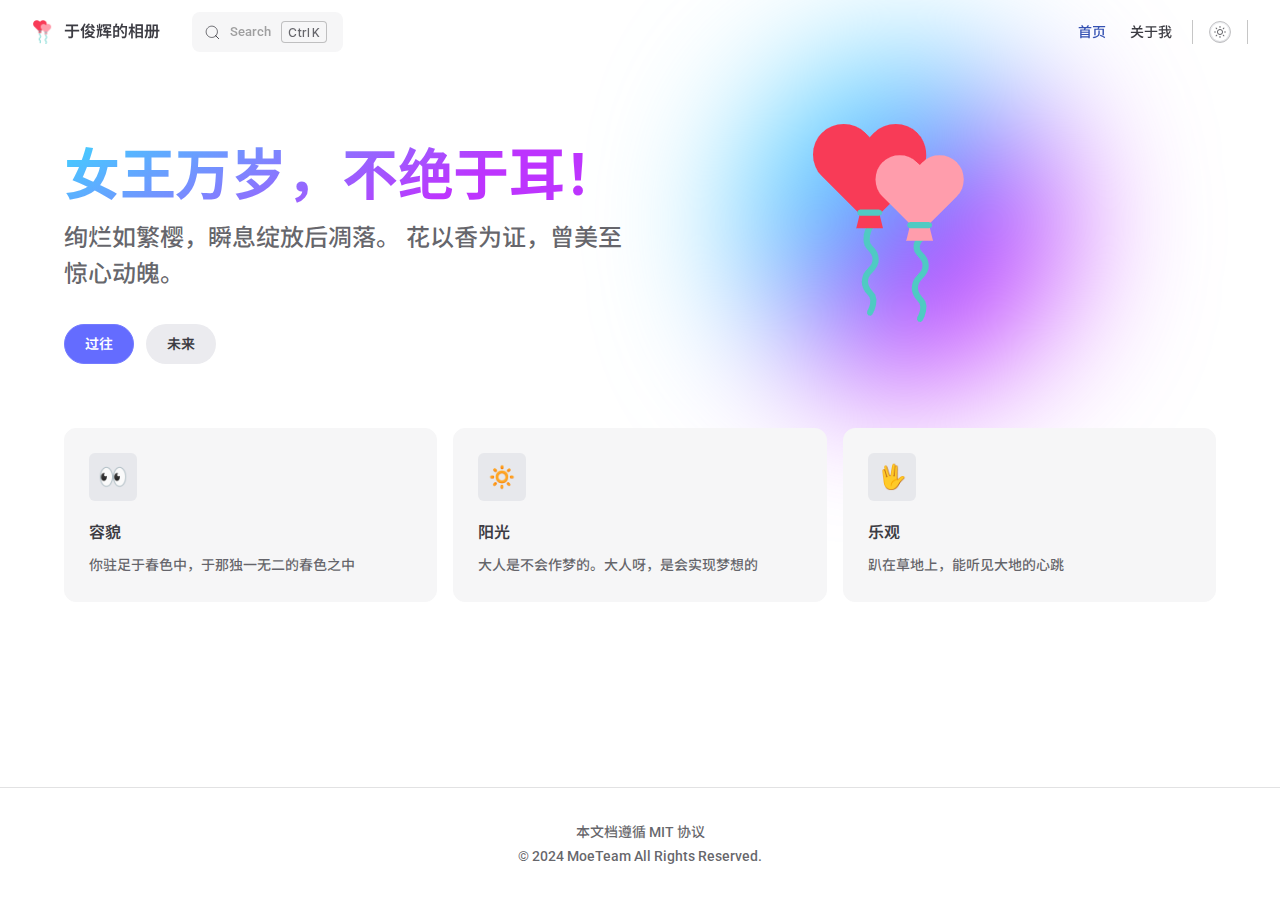
<file: index.html>
<!DOCTYPE html>
<html lang="zh-CN" dir="ltr">
  <head>
    <meta charset="utf-8">
    <meta name="viewport" content="width=device-width,initial-scale=1">
    <title>于俊辉的相册 | 抬眼一望，银河仿佛哗的一声，向岛村的心头倾泻下来。</title>
    <meta name="description" content="憧憬，是距离了解最遥远的一种感情。">
    <link rel="preload stylesheet" href="/assets/style.852ce14d.css" as="style">
    
    <script type="module" src="/assets/app.09600d04.js"></script>
    <link rel="preload" href="/assets/inter-roman-latin.2ed14f66.woff2" as="font" type="font/woff2" crossorigin="">
    <link rel="modulepreload" href="/assets/chunks/framework.a3f1684a.js">
    <link rel="modulepreload" href="/assets/chunks/theme.89c9610a.js">
    <link rel="modulepreload" href="/assets/index.md.1b17247f.lean.js">
    <link rel="icon" href="/favicon.ico">
    <script id="check-dark-mode">(()=>{const e=localStorage.getItem("vitepress-theme-appearance")||"auto",a=window.matchMedia("(prefers-color-scheme: dark)").matches;(!e||e==="auto"?a:e==="dark")&&document.documentElement.classList.add("dark")})();</script>
    <script id="check-mac-os">document.documentElement.classList.toggle("mac",/Mac|iPhone|iPod|iPad/i.test(navigator.platform));</script>
  </head>
  <body>
    <div id="app"><div class="Layout" data-v-116f5f05><!--[--><!--]--><!--[--><span tabindex="-1" data-v-dd793e97></span><a href="#VPContent" class="VPSkipLink visually-hidden" data-v-dd793e97> Skip to content </a><!--]--><!----><header class="VPNav" data-v-116f5f05 data-v-a1413638><div class="VPNavBar top" data-v-a1413638 data-v-a99915c9><div class="container" data-v-a99915c9><div class="title" data-v-a99915c9><div class="VPNavBarTitle" data-v-a99915c9 data-v-cd24a320><a class="title" href="/" data-v-cd24a320><!--[--><!--]--><!--[--><img class="VPImage logo" src="./logo.png" alt data-v-6f88ec4d><!--]--><!--[-->于俊辉的相册<!--]--><!--[--><!--]--></a></div></div><div class="content" data-v-a99915c9><div class="curtain" data-v-a99915c9></div><div class="content-body" data-v-a99915c9><!--[--><!--]--><div class="VPNavBarSearch search" data-v-a99915c9><!----><div id="docsearch"><button type="button" class="DocSearch DocSearch-Button" aria-label="Search"><span class="DocSearch-Button-Container"><svg width="20" height="20" class="DocSearch-Search-Icon" viewBox="0 0 20 20"><path d="M14.386 14.386l4.0877 4.0877-4.0877-4.0877c-2.9418 2.9419-7.7115 2.9419-10.6533 0-2.9419-2.9418-2.9419-7.7115 0-10.6533 2.9418-2.9419 7.7115-2.9419 10.6533 0 2.9419 2.9418 2.9419 7.7115 0 10.6533z" stroke="currentColor" fill="none" fill-rule="evenodd" stroke-linecap="round" stroke-linejoin="round"></path></svg><span class="DocSearch-Button-Placeholder">Search</span></span><span class="DocSearch-Button-Keys"><span class="DocSearch-Button-Key">Meta</span><span class="DocSearch-Button-Key">K</span></span></button></div></div><nav aria-labelledby="main-nav-aria-label" class="VPNavBarMenu menu" data-v-a99915c9 data-v-6d15549a><span id="main-nav-aria-label" class="visually-hidden" data-v-6d15549a>Main Navigation</span><!--[--><!--[--><a class="VPLink link VPNavBarMenuLink active" href="/" tabindex="0" data-v-6d15549a data-v-fc97cb53><!--[--><span data-v-fc97cb53>首页</span><!--]--></a><!--]--><!--[--><a class="VPLink link VPNavBarMenuLink" href="/jianjie.html" tabindex="0" data-v-6d15549a data-v-fc97cb53><!--[--><span data-v-fc97cb53>关于我</span><!--]--></a><!--]--><!--]--></nav><!----><div class="VPNavBarAppearance appearance" data-v-a99915c9 data-v-ec58e50a><button class="VPSwitch VPSwitchAppearance" type="button" role="switch" title="toggle dark mode" aria-checked="false" data-v-ec58e50a data-v-d32f5e80 data-v-7b8544e4><span class="check" data-v-7b8544e4><span class="icon" data-v-7b8544e4><!--[--><svg xmlns="http://www.w3.org/2000/svg" aria-hidden="true" focusable="false" viewbox="0 0 24 24" class="sun" data-v-d32f5e80><path d="M12,18c-3.3,0-6-2.7-6-6s2.7-6,6-6s6,2.7,6,6S15.3,18,12,18zM12,8c-2.2,0-4,1.8-4,4c0,2.2,1.8,4,4,4c2.2,0,4-1.8,4-4C16,9.8,14.2,8,12,8z"></path><path d="M12,4c-0.6,0-1-0.4-1-1V1c0-0.6,0.4-1,1-1s1,0.4,1,1v2C13,3.6,12.6,4,12,4z"></path><path d="M12,24c-0.6,0-1-0.4-1-1v-2c0-0.6,0.4-1,1-1s1,0.4,1,1v2C13,23.6,12.6,24,12,24z"></path><path d="M5.6,6.6c-0.3,0-0.5-0.1-0.7-0.3L3.5,4.9c-0.4-0.4-0.4-1,0-1.4s1-0.4,1.4,0l1.4,1.4c0.4,0.4,0.4,1,0,1.4C6.2,6.5,5.9,6.6,5.6,6.6z"></path><path d="M19.8,20.8c-0.3,0-0.5-0.1-0.7-0.3l-1.4-1.4c-0.4-0.4-0.4-1,0-1.4s1-0.4,1.4,0l1.4,1.4c0.4,0.4,0.4,1,0,1.4C20.3,20.7,20,20.8,19.8,20.8z"></path><path d="M3,13H1c-0.6,0-1-0.4-1-1s0.4-1,1-1h2c0.6,0,1,0.4,1,1S3.6,13,3,13z"></path><path d="M23,13h-2c-0.6,0-1-0.4-1-1s0.4-1,1-1h2c0.6,0,1,0.4,1,1S23.6,13,23,13z"></path><path d="M4.2,20.8c-0.3,0-0.5-0.1-0.7-0.3c-0.4-0.4-0.4-1,0-1.4l1.4-1.4c0.4-0.4,1-0.4,1.4,0s0.4,1,0,1.4l-1.4,1.4C4.7,20.7,4.5,20.8,4.2,20.8z"></path><path d="M18.4,6.6c-0.3,0-0.5-0.1-0.7-0.3c-0.4-0.4-0.4-1,0-1.4l1.4-1.4c0.4-0.4,1-0.4,1.4,0s0.4,1,0,1.4l-1.4,1.4C18.9,6.5,18.6,6.6,18.4,6.6z"></path></svg><svg xmlns="http://www.w3.org/2000/svg" aria-hidden="true" focusable="false" viewbox="0 0 24 24" class="moon" data-v-d32f5e80><path d="M12.1,22c-0.3,0-0.6,0-0.9,0c-5.5-0.5-9.5-5.4-9-10.9c0.4-4.8,4.2-8.6,9-9c0.4,0,0.8,0.2,1,0.5c0.2,0.3,0.2,0.8-0.1,1.1c-2,2.7-1.4,6.4,1.3,8.4c2.1,1.6,5,1.6,7.1,0c0.3-0.2,0.7-0.3,1.1-0.1c0.3,0.2,0.5,0.6,0.5,1c-0.2,2.7-1.5,5.1-3.6,6.8C16.6,21.2,14.4,22,12.1,22zM9.3,4.4c-2.9,1-5,3.6-5.2,6.8c-0.4,4.4,2.8,8.3,7.2,8.7c2.1,0.2,4.2-0.4,5.8-1.8c1.1-0.9,1.9-2.1,2.4-3.4c-2.5,0.9-5.3,0.5-7.5-1.1C9.2,11.4,8.1,7.7,9.3,4.4z"></path></svg><!--]--></span></span></button></div><div class="VPSocialLinks VPNavBarSocialLinks social-links" data-v-a99915c9 data-v-fccc0ab4 data-v-89b426aa><!--[--><!--]--></div><div class="VPFlyout VPNavBarExtra extra" data-v-a99915c9 data-v-d9a980c3 data-v-2e68b201><button type="button" class="button" aria-haspopup="true" aria-expanded="false" aria-label="extra navigation" data-v-2e68b201><svg xmlns="http://www.w3.org/2000/svg" aria-hidden="true" focusable="false" viewbox="0 0 24 24" class="icon" data-v-2e68b201><circle cx="12" cy="12" r="2"></circle><circle cx="19" cy="12" r="2"></circle><circle cx="5" cy="12" r="2"></circle></svg></button><div class="menu" data-v-2e68b201><div class="VPMenu" data-v-2e68b201 data-v-04cc12a7><!----><!--[--><!--[--><!----><div class="group" data-v-d9a980c3><div class="item appearance" data-v-d9a980c3><p class="label" data-v-d9a980c3>Appearance</p><div class="appearance-action" data-v-d9a980c3><button class="VPSwitch VPSwitchAppearance" type="button" role="switch" title="toggle dark mode" aria-checked="false" data-v-d9a980c3 data-v-d32f5e80 data-v-7b8544e4><span class="check" data-v-7b8544e4><span class="icon" data-v-7b8544e4><!--[--><svg xmlns="http://www.w3.org/2000/svg" aria-hidden="true" focusable="false" viewbox="0 0 24 24" class="sun" data-v-d32f5e80><path d="M12,18c-3.3,0-6-2.7-6-6s2.7-6,6-6s6,2.7,6,6S15.3,18,12,18zM12,8c-2.2,0-4,1.8-4,4c0,2.2,1.8,4,4,4c2.2,0,4-1.8,4-4C16,9.8,14.2,8,12,8z"></path><path d="M12,4c-0.6,0-1-0.4-1-1V1c0-0.6,0.4-1,1-1s1,0.4,1,1v2C13,3.6,12.6,4,12,4z"></path><path d="M12,24c-0.6,0-1-0.4-1-1v-2c0-0.6,0.4-1,1-1s1,0.4,1,1v2C13,23.6,12.6,24,12,24z"></path><path d="M5.6,6.6c-0.3,0-0.5-0.1-0.7-0.3L3.5,4.9c-0.4-0.4-0.4-1,0-1.4s1-0.4,1.4,0l1.4,1.4c0.4,0.4,0.4,1,0,1.4C6.2,6.5,5.9,6.6,5.6,6.6z"></path><path d="M19.8,20.8c-0.3,0-0.5-0.1-0.7-0.3l-1.4-1.4c-0.4-0.4-0.4-1,0-1.4s1-0.4,1.4,0l1.4,1.4c0.4,0.4,0.4,1,0,1.4C20.3,20.7,20,20.8,19.8,20.8z"></path><path d="M3,13H1c-0.6,0-1-0.4-1-1s0.4-1,1-1h2c0.6,0,1,0.4,1,1S3.6,13,3,13z"></path><path d="M23,13h-2c-0.6,0-1-0.4-1-1s0.4-1,1-1h2c0.6,0,1,0.4,1,1S23.6,13,23,13z"></path><path d="M4.2,20.8c-0.3,0-0.5-0.1-0.7-0.3c-0.4-0.4-0.4-1,0-1.4l1.4-1.4c0.4-0.4,1-0.4,1.4,0s0.4,1,0,1.4l-1.4,1.4C4.7,20.7,4.5,20.8,4.2,20.8z"></path><path d="M18.4,6.6c-0.3,0-0.5-0.1-0.7-0.3c-0.4-0.4-0.4-1,0-1.4l1.4-1.4c0.4-0.4,1-0.4,1.4,0s0.4,1,0,1.4l-1.4,1.4C18.9,6.5,18.6,6.6,18.4,6.6z"></path></svg><svg xmlns="http://www.w3.org/2000/svg" aria-hidden="true" focusable="false" viewbox="0 0 24 24" class="moon" data-v-d32f5e80><path d="M12.1,22c-0.3,0-0.6,0-0.9,0c-5.5-0.5-9.5-5.4-9-10.9c0.4-4.8,4.2-8.6,9-9c0.4,0,0.8,0.2,1,0.5c0.2,0.3,0.2,0.8-0.1,1.1c-2,2.7-1.4,6.4,1.3,8.4c2.1,1.6,5,1.6,7.1,0c0.3-0.2,0.7-0.3,1.1-0.1c0.3,0.2,0.5,0.6,0.5,1c-0.2,2.7-1.5,5.1-3.6,6.8C16.6,21.2,14.4,22,12.1,22zM9.3,4.4c-2.9,1-5,3.6-5.2,6.8c-0.4,4.4,2.8,8.3,7.2,8.7c2.1,0.2,4.2-0.4,5.8-1.8c1.1-0.9,1.9-2.1,2.4-3.4c-2.5,0.9-5.3,0.5-7.5-1.1C9.2,11.4,8.1,7.7,9.3,4.4z"></path></svg><!--]--></span></span></button></div></div></div><div class="group" data-v-d9a980c3><div class="item social-links" data-v-d9a980c3><div class="VPSocialLinks social-links-list" data-v-d9a980c3 data-v-89b426aa><!--[--><!--]--></div></div></div><!--]--><!--]--></div></div></div><!--[--><!--]--><button type="button" class="VPNavBarHamburger hamburger" aria-label="mobile navigation" aria-expanded="false" aria-controls="VPNavScreen" data-v-a99915c9 data-v-5ac3fa91><span class="container" data-v-5ac3fa91><span class="top" data-v-5ac3fa91></span><span class="middle" data-v-5ac3fa91></span><span class="bottom" data-v-5ac3fa91></span></span></button></div></div></div></div><!----></header><!----><!----><div class="VPContent is-home" id="VPContent" data-v-116f5f05 data-v-86cca335><div class="VPHome" data-v-86cca335 data-v-773304bc><!--[--><!--]--><div class="VPHero has-image VPHomeHero" data-v-773304bc data-v-df86e712><div class="container" data-v-df86e712><div class="main" data-v-df86e712><!--[--><h1 class="name" data-v-df86e712><span class="clip" data-v-df86e712>女王万岁，不绝于耳！</span></h1><!----><p class="tagline" data-v-df86e712>绚烂如繁樱，瞬息绽放后凋落。 花以香为证，曾美至惊心动魄。</p><!--]--><div class="actions" data-v-df86e712><!--[--><div class="action" data-v-df86e712><a class="VPButton medium brand" href="/introduce.html" data-v-df86e712 data-v-974f795a>过往</a></div><div class="action" data-v-df86e712><a class="VPButton medium alt" href="/future.html" data-v-df86e712 data-v-974f795a>未来</a></div><!--]--></div></div><div class="image" data-v-df86e712><div class="image-container" data-v-df86e712><div class="image-bg" data-v-df86e712></div><!--[--><!--[--><img class="VPImage image-src" src="/logo.png" alt="Photos" data-v-6f88ec4d><!--]--><!--]--></div></div></div></div><!--[--><!--]--><!--[--><!--]--><div class="VPFeatures VPHomeFeatures" data-v-773304bc data-v-9988a5ed><div class="container" data-v-9988a5ed><div class="items" data-v-9988a5ed><!--[--><div class="grid-3 item" data-v-9988a5ed><div class="VPLink no-icon VPFeature" data-v-9988a5ed data-v-60bf63aa><!--[--><article class="box" data-v-60bf63aa><div class="icon" data-v-60bf63aa>👀</div><h2 class="title" data-v-60bf63aa>容貌</h2><p class="details" data-v-60bf63aa>你驻足于春色中，于那独一无二的春色之中</p><!----></article><!--]--></div></div><div class="grid-3 item" data-v-9988a5ed><div class="VPLink no-icon VPFeature" data-v-9988a5ed data-v-60bf63aa><!--[--><article class="box" data-v-60bf63aa><div class="icon" data-v-60bf63aa>🔅</div><h2 class="title" data-v-60bf63aa>阳光</h2><p class="details" data-v-60bf63aa>大人是不会作梦的。大人呀，是会实现梦想的</p><!----></article><!--]--></div></div><div class="grid-3 item" data-v-9988a5ed><div class="VPLink no-icon VPFeature" data-v-9988a5ed data-v-60bf63aa><!--[--><article class="box" data-v-60bf63aa><div class="icon" data-v-60bf63aa>🖖</div><h2 class="title" data-v-60bf63aa>乐观</h2><p class="details" data-v-60bf63aa>趴在草地上，能听见大地的心跳</p><!----></article><!--]--></div></div><!--]--></div></div></div><!--[--><!--]--><div style="position:relative;" data-v-773304bc><div></div></div></div></div><footer class="VPFooter" data-v-116f5f05 data-v-803ee750><div class="container" data-v-803ee750><p class="message" data-v-803ee750>本文档遵循 MIT 协议</p><p class="copyright" data-v-803ee750>© 2024 MoeTeam All Rights Reserved.</p></div></footer><!--[--><div class="back-to-top" style="display:none;" data-v-2410198b><svg xmlns="http://www.w3.org/2000/svg" viewBox="0 0 512 512" data-v-2410198b><path d="M233.4 105.4c12.5-12.5 32.8-12.5 45.3 0l192 192c12.5 12.5 12.5 32.8 0 45.3s-32.8 12.5-45.3 0L256 173.3 86.6 342.6c-12.5 12.5-32.8 12.5-45.3 0s-12.5-32.8 0-45.3l192-192z" data-v-2410198b></path></svg></div><!--]--></div></div>
    <script>window.__VP_HASH_MAP__=JSON.parse("{\"core_index.md\":\"3b783a7a\",\"jianjie.md\":\"1a5dc87f\",\"sentence_deploy.md\":\"a729f046\",\"index.md\":\"1b17247f\",\"introduce.md\":\"2c15101d\",\"future.md\":\"41f003ef\",\"sentence_demo.md\":\"17274a95\",\"core_interface.md\":\"fd417cc9\"}");window.__VP_SITE_DATA__=JSON.parse("{\"lang\":\"zh-CN\",\"dir\":\"ltr\",\"title\":\"于俊辉的相册\",\"description\":\"憧憬，是距离了解最遥远的一种感情。\",\"base\":\"/\",\"head\":[],\"appearance\":true,\"themeConfig\":{\"logo\":\"./logo.png\",\"outlineTitle\":\"本页目录\",\"lastUpdatedText\":\"最后更新\",\"docFooter\":{\"prev\":\"上一篇\",\"next\":\"下一篇\"},\"socialLinks\":[],\"nav\":[{\"text\":\"首页\",\"link\":\"/\"},{\"text\":\"关于我\",\"link\":\"/jianjie\"}],\"footer\":{\"message\":\"本文档遵循 MIT 协议\",\"copyright\":\"© 2024 MoeTeam All Rights Reserved.\"},\"sidebar\":[{\"text\":\"大本营\",\"items\":[{\"text\":\"主页\",\"link\":\"/\"},{\"text\":\"序言 \",\"link\":\"/introduce\"},{\"text\":\"简介 \",\"link\":\"/jianjie\"}]},{\"text\":\"相册集\",\"items\":[{\"text\":\"—>点我😏\",\"link\":\"/sentence/demo\"}]}],\"editLink\":{\"pattern\":\"\",\"text\":\"点滴...\"}},\"locales\":{},\"scrollOffset\":90,\"cleanUrls\":false}");</script>
    
  </body>
</html>
</file>
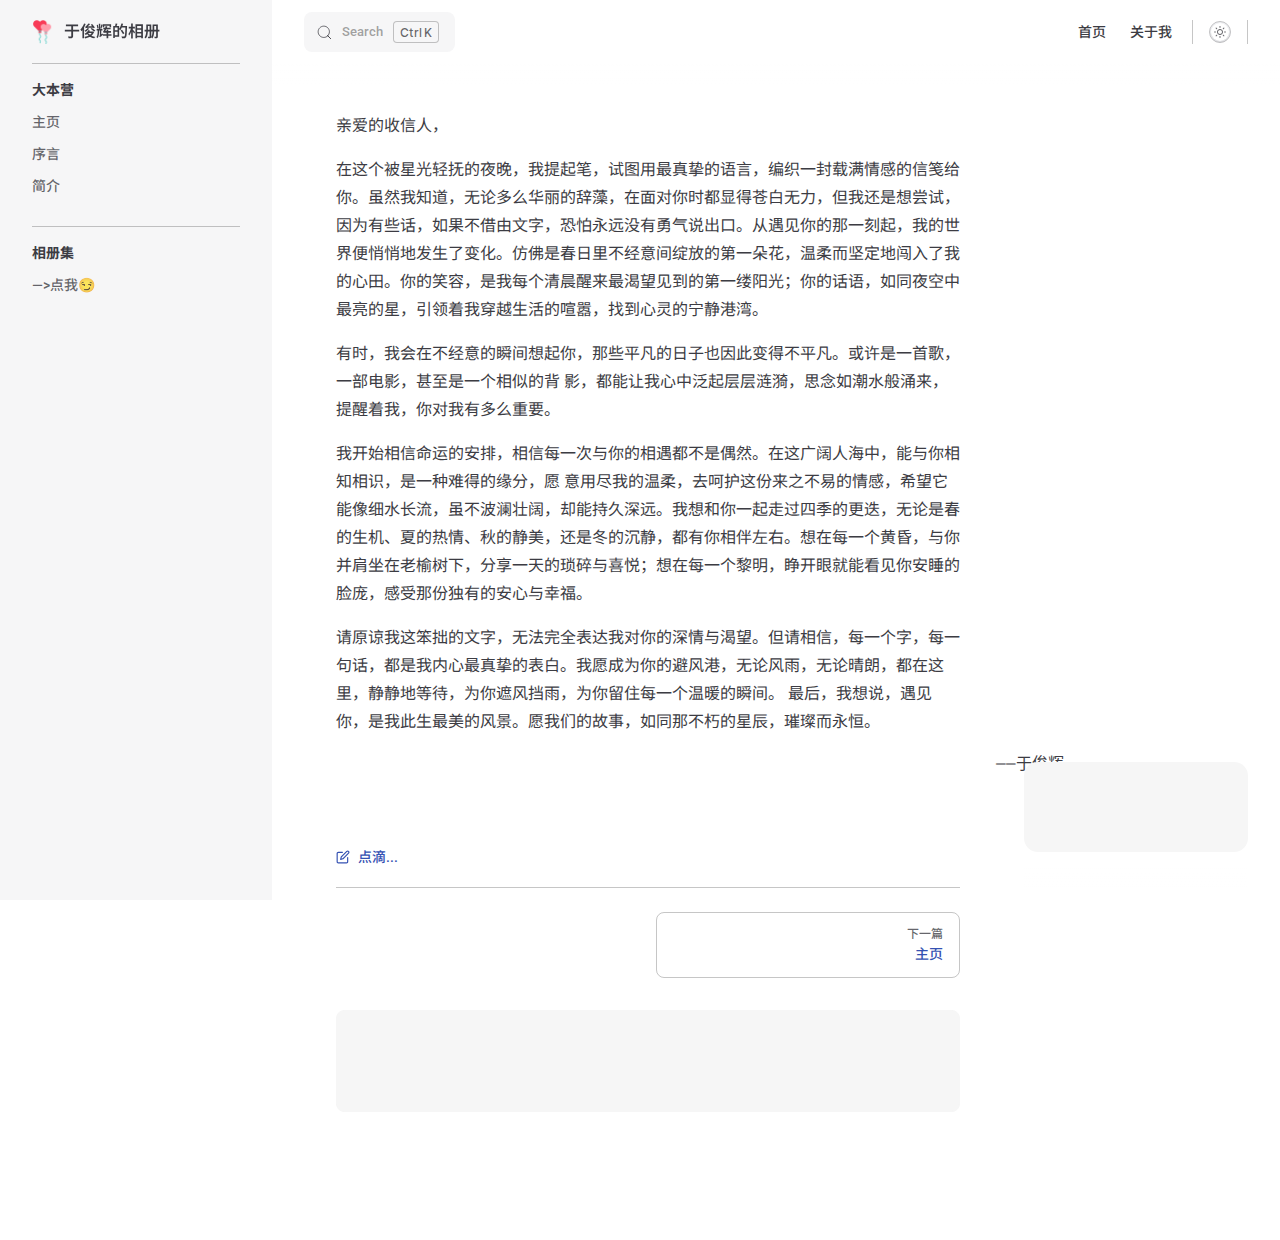
<file: future.html>
<!DOCTYPE html>
<html lang="zh-CN" dir="ltr">
  <head>
    <meta charset="utf-8">
    <meta name="viewport" content="width=device-width,initial-scale=1">
    <title>于俊辉的相册 | 于俊辉的相册</title>
    <meta name="description" content="憧憬，是距离了解最遥远的一种感情。">
    <link rel="preload stylesheet" href="/assets/style.852ce14d.css" as="style">
    
    <script type="module" src="/assets/app.09600d04.js"></script>
    <link rel="preload" href="/assets/inter-roman-latin.2ed14f66.woff2" as="font" type="font/woff2" crossorigin="">
    <link rel="modulepreload" href="/assets/chunks/framework.a3f1684a.js">
    <link rel="modulepreload" href="/assets/chunks/theme.89c9610a.js">
    <link rel="modulepreload" href="/assets/future.md.41f003ef.lean.js">
    <link rel="icon" href="/favicon.ico">
    <script id="check-dark-mode">(()=>{const e=localStorage.getItem("vitepress-theme-appearance")||"auto",a=window.matchMedia("(prefers-color-scheme: dark)").matches;(!e||e==="auto"?a:e==="dark")&&document.documentElement.classList.add("dark")})();</script>
    <script id="check-mac-os">document.documentElement.classList.toggle("mac",/Mac|iPhone|iPod|iPad/i.test(navigator.platform));</script>
  </head>
  <body>
    <div id="app"><div class="Layout" data-v-116f5f05><!--[--><!--]--><!--[--><span tabindex="-1" data-v-dd793e97></span><a href="#VPContent" class="VPSkipLink visually-hidden" data-v-dd793e97> Skip to content </a><!--]--><!----><header class="VPNav" data-v-116f5f05 data-v-a1413638><div class="VPNavBar has-sidebar" data-v-a1413638 data-v-a99915c9><div class="container" data-v-a99915c9><div class="title" data-v-a99915c9><div class="VPNavBarTitle has-sidebar" data-v-a99915c9 data-v-cd24a320><a class="title" href="/" data-v-cd24a320><!--[--><!--]--><!--[--><img class="VPImage logo" src="./logo.png" alt data-v-6f88ec4d><!--]--><!--[-->于俊辉的相册<!--]--><!--[--><!--]--></a></div></div><div class="content" data-v-a99915c9><div class="curtain" data-v-a99915c9></div><div class="content-body" data-v-a99915c9><!--[--><!--]--><div class="VPNavBarSearch search" data-v-a99915c9><!----><div id="docsearch"><button type="button" class="DocSearch DocSearch-Button" aria-label="Search"><span class="DocSearch-Button-Container"><svg width="20" height="20" class="DocSearch-Search-Icon" viewBox="0 0 20 20"><path d="M14.386 14.386l4.0877 4.0877-4.0877-4.0877c-2.9418 2.9419-7.7115 2.9419-10.6533 0-2.9419-2.9418-2.9419-7.7115 0-10.6533 2.9418-2.9419 7.7115-2.9419 10.6533 0 2.9419 2.9418 2.9419 7.7115 0 10.6533z" stroke="currentColor" fill="none" fill-rule="evenodd" stroke-linecap="round" stroke-linejoin="round"></path></svg><span class="DocSearch-Button-Placeholder">Search</span></span><span class="DocSearch-Button-Keys"><span class="DocSearch-Button-Key">Meta</span><span class="DocSearch-Button-Key">K</span></span></button></div></div><nav aria-labelledby="main-nav-aria-label" class="VPNavBarMenu menu" data-v-a99915c9 data-v-6d15549a><span id="main-nav-aria-label" class="visually-hidden" data-v-6d15549a>Main Navigation</span><!--[--><!--[--><a class="VPLink link VPNavBarMenuLink" href="/" tabindex="0" data-v-6d15549a data-v-fc97cb53><!--[--><span data-v-fc97cb53>首页</span><!--]--></a><!--]--><!--[--><a class="VPLink link VPNavBarMenuLink" href="/jianjie.html" tabindex="0" data-v-6d15549a data-v-fc97cb53><!--[--><span data-v-fc97cb53>关于我</span><!--]--></a><!--]--><!--]--></nav><!----><div class="VPNavBarAppearance appearance" data-v-a99915c9 data-v-ec58e50a><button class="VPSwitch VPSwitchAppearance" type="button" role="switch" title="toggle dark mode" aria-checked="false" data-v-ec58e50a data-v-d32f5e80 data-v-7b8544e4><span class="check" data-v-7b8544e4><span class="icon" data-v-7b8544e4><!--[--><svg xmlns="http://www.w3.org/2000/svg" aria-hidden="true" focusable="false" viewbox="0 0 24 24" class="sun" data-v-d32f5e80><path d="M12,18c-3.3,0-6-2.7-6-6s2.7-6,6-6s6,2.7,6,6S15.3,18,12,18zM12,8c-2.2,0-4,1.8-4,4c0,2.2,1.8,4,4,4c2.2,0,4-1.8,4-4C16,9.8,14.2,8,12,8z"></path><path d="M12,4c-0.6,0-1-0.4-1-1V1c0-0.6,0.4-1,1-1s1,0.4,1,1v2C13,3.6,12.6,4,12,4z"></path><path d="M12,24c-0.6,0-1-0.4-1-1v-2c0-0.6,0.4-1,1-1s1,0.4,1,1v2C13,23.6,12.6,24,12,24z"></path><path d="M5.6,6.6c-0.3,0-0.5-0.1-0.7-0.3L3.5,4.9c-0.4-0.4-0.4-1,0-1.4s1-0.4,1.4,0l1.4,1.4c0.4,0.4,0.4,1,0,1.4C6.2,6.5,5.9,6.6,5.6,6.6z"></path><path d="M19.8,20.8c-0.3,0-0.5-0.1-0.7-0.3l-1.4-1.4c-0.4-0.4-0.4-1,0-1.4s1-0.4,1.4,0l1.4,1.4c0.4,0.4,0.4,1,0,1.4C20.3,20.7,20,20.8,19.8,20.8z"></path><path d="M3,13H1c-0.6,0-1-0.4-1-1s0.4-1,1-1h2c0.6,0,1,0.4,1,1S3.6,13,3,13z"></path><path d="M23,13h-2c-0.6,0-1-0.4-1-1s0.4-1,1-1h2c0.6,0,1,0.4,1,1S23.6,13,23,13z"></path><path d="M4.2,20.8c-0.3,0-0.5-0.1-0.7-0.3c-0.4-0.4-0.4-1,0-1.4l1.4-1.4c0.4-0.4,1-0.4,1.4,0s0.4,1,0,1.4l-1.4,1.4C4.7,20.7,4.5,20.8,4.2,20.8z"></path><path d="M18.4,6.6c-0.3,0-0.5-0.1-0.7-0.3c-0.4-0.4-0.4-1,0-1.4l1.4-1.4c0.4-0.4,1-0.4,1.4,0s0.4,1,0,1.4l-1.4,1.4C18.9,6.5,18.6,6.6,18.4,6.6z"></path></svg><svg xmlns="http://www.w3.org/2000/svg" aria-hidden="true" focusable="false" viewbox="0 0 24 24" class="moon" data-v-d32f5e80><path d="M12.1,22c-0.3,0-0.6,0-0.9,0c-5.5-0.5-9.5-5.4-9-10.9c0.4-4.8,4.2-8.6,9-9c0.4,0,0.8,0.2,1,0.5c0.2,0.3,0.2,0.8-0.1,1.1c-2,2.7-1.4,6.4,1.3,8.4c2.1,1.6,5,1.6,7.1,0c0.3-0.2,0.7-0.3,1.1-0.1c0.3,0.2,0.5,0.6,0.5,1c-0.2,2.7-1.5,5.1-3.6,6.8C16.6,21.2,14.4,22,12.1,22zM9.3,4.4c-2.9,1-5,3.6-5.2,6.8c-0.4,4.4,2.8,8.3,7.2,8.7c2.1,0.2,4.2-0.4,5.8-1.8c1.1-0.9,1.9-2.1,2.4-3.4c-2.5,0.9-5.3,0.5-7.5-1.1C9.2,11.4,8.1,7.7,9.3,4.4z"></path></svg><!--]--></span></span></button></div><div class="VPSocialLinks VPNavBarSocialLinks social-links" data-v-a99915c9 data-v-fccc0ab4 data-v-89b426aa><!--[--><!--]--></div><div class="VPFlyout VPNavBarExtra extra" data-v-a99915c9 data-v-d9a980c3 data-v-2e68b201><button type="button" class="button" aria-haspopup="true" aria-expanded="false" aria-label="extra navigation" data-v-2e68b201><svg xmlns="http://www.w3.org/2000/svg" aria-hidden="true" focusable="false" viewbox="0 0 24 24" class="icon" data-v-2e68b201><circle cx="12" cy="12" r="2"></circle><circle cx="19" cy="12" r="2"></circle><circle cx="5" cy="12" r="2"></circle></svg></button><div class="menu" data-v-2e68b201><div class="VPMenu" data-v-2e68b201 data-v-04cc12a7><!----><!--[--><!--[--><!----><div class="group" data-v-d9a980c3><div class="item appearance" data-v-d9a980c3><p class="label" data-v-d9a980c3>Appearance</p><div class="appearance-action" data-v-d9a980c3><button class="VPSwitch VPSwitchAppearance" type="button" role="switch" title="toggle dark mode" aria-checked="false" data-v-d9a980c3 data-v-d32f5e80 data-v-7b8544e4><span class="check" data-v-7b8544e4><span class="icon" data-v-7b8544e4><!--[--><svg xmlns="http://www.w3.org/2000/svg" aria-hidden="true" focusable="false" viewbox="0 0 24 24" class="sun" data-v-d32f5e80><path d="M12,18c-3.3,0-6-2.7-6-6s2.7-6,6-6s6,2.7,6,6S15.3,18,12,18zM12,8c-2.2,0-4,1.8-4,4c0,2.2,1.8,4,4,4c2.2,0,4-1.8,4-4C16,9.8,14.2,8,12,8z"></path><path d="M12,4c-0.6,0-1-0.4-1-1V1c0-0.6,0.4-1,1-1s1,0.4,1,1v2C13,3.6,12.6,4,12,4z"></path><path d="M12,24c-0.6,0-1-0.4-1-1v-2c0-0.6,0.4-1,1-1s1,0.4,1,1v2C13,23.6,12.6,24,12,24z"></path><path d="M5.6,6.6c-0.3,0-0.5-0.1-0.7-0.3L3.5,4.9c-0.4-0.4-0.4-1,0-1.4s1-0.4,1.4,0l1.4,1.4c0.4,0.4,0.4,1,0,1.4C6.2,6.5,5.9,6.6,5.6,6.6z"></path><path d="M19.8,20.8c-0.3,0-0.5-0.1-0.7-0.3l-1.4-1.4c-0.4-0.4-0.4-1,0-1.4s1-0.4,1.4,0l1.4,1.4c0.4,0.4,0.4,1,0,1.4C20.3,20.7,20,20.8,19.8,20.8z"></path><path d="M3,13H1c-0.6,0-1-0.4-1-1s0.4-1,1-1h2c0.6,0,1,0.4,1,1S3.6,13,3,13z"></path><path d="M23,13h-2c-0.6,0-1-0.4-1-1s0.4-1,1-1h2c0.6,0,1,0.4,1,1S23.6,13,23,13z"></path><path d="M4.2,20.8c-0.3,0-0.5-0.1-0.7-0.3c-0.4-0.4-0.4-1,0-1.4l1.4-1.4c0.4-0.4,1-0.4,1.4,0s0.4,1,0,1.4l-1.4,1.4C4.7,20.7,4.5,20.8,4.2,20.8z"></path><path d="M18.4,6.6c-0.3,0-0.5-0.1-0.7-0.3c-0.4-0.4-0.4-1,0-1.4l1.4-1.4c0.4-0.4,1-0.4,1.4,0s0.4,1,0,1.4l-1.4,1.4C18.9,6.5,18.6,6.6,18.4,6.6z"></path></svg><svg xmlns="http://www.w3.org/2000/svg" aria-hidden="true" focusable="false" viewbox="0 0 24 24" class="moon" data-v-d32f5e80><path d="M12.1,22c-0.3,0-0.6,0-0.9,0c-5.5-0.5-9.5-5.4-9-10.9c0.4-4.8,4.2-8.6,9-9c0.4,0,0.8,0.2,1,0.5c0.2,0.3,0.2,0.8-0.1,1.1c-2,2.7-1.4,6.4,1.3,8.4c2.1,1.6,5,1.6,7.1,0c0.3-0.2,0.7-0.3,1.1-0.1c0.3,0.2,0.5,0.6,0.5,1c-0.2,2.7-1.5,5.1-3.6,6.8C16.6,21.2,14.4,22,12.1,22zM9.3,4.4c-2.9,1-5,3.6-5.2,6.8c-0.4,4.4,2.8,8.3,7.2,8.7c2.1,0.2,4.2-0.4,5.8-1.8c1.1-0.9,1.9-2.1,2.4-3.4c-2.5,0.9-5.3,0.5-7.5-1.1C9.2,11.4,8.1,7.7,9.3,4.4z"></path></svg><!--]--></span></span></button></div></div></div><div class="group" data-v-d9a980c3><div class="item social-links" data-v-d9a980c3><div class="VPSocialLinks social-links-list" data-v-d9a980c3 data-v-89b426aa><!--[--><!--]--></div></div></div><!--]--><!--]--></div></div></div><!--[--><!--]--><button type="button" class="VPNavBarHamburger hamburger" aria-label="mobile navigation" aria-expanded="false" aria-controls="VPNavScreen" data-v-a99915c9 data-v-5ac3fa91><span class="container" data-v-5ac3fa91><span class="top" data-v-5ac3fa91></span><span class="middle" data-v-5ac3fa91></span><span class="bottom" data-v-5ac3fa91></span></span></button></div></div></div></div><!----></header><div class="VPLocalNav reached-top" data-v-116f5f05 data-v-399e728f><button class="menu" aria-expanded="false" aria-controls="VPSidebarNav" data-v-399e728f><svg xmlns="http://www.w3.org/2000/svg" aria-hidden="true" focusable="false" viewbox="0 0 24 24" class="menu-icon" data-v-399e728f><path d="M17,11H3c-0.6,0-1-0.4-1-1s0.4-1,1-1h14c0.6,0,1,0.4,1,1S17.6,11,17,11z"></path><path d="M21,7H3C2.4,7,2,6.6,2,6s0.4-1,1-1h18c0.6,0,1,0.4,1,1S21.6,7,21,7z"></path><path d="M21,15H3c-0.6,0-1-0.4-1-1s0.4-1,1-1h18c0.6,0,1,0.4,1,1S21.6,15,21,15z"></path><path d="M17,19H3c-0.6,0-1-0.4-1-1s0.4-1,1-1h14c0.6,0,1,0.4,1,1S17.6,19,17,19z"></path></svg><span class="menu-text" data-v-399e728f>Menu</span></button><div class="VPLocalNavOutlineDropdown" style="--vp-vh:0px;" data-v-399e728f data-v-a4bfa7d6><button data-v-a4bfa7d6>Return to top</button><!----></div></div><aside class="VPSidebar" data-v-116f5f05 data-v-e11a9218><div class="curtain" data-v-e11a9218></div><nav class="nav" id="VPSidebarNav" aria-labelledby="sidebar-aria-label" tabindex="-1" data-v-e11a9218><span class="visually-hidden" id="sidebar-aria-label" data-v-e11a9218> Sidebar Navigation </span><!--[--><!--]--><!--[--><div class="group" data-v-e11a9218><section class="VPSidebarItem level-0" data-v-e11a9218 data-v-5aae843e><div class="item" role="button" tabindex="0" data-v-5aae843e><div class="indicator" data-v-5aae843e></div><h2 class="text" data-v-5aae843e>大本营</h2><!----></div><div class="items" data-v-5aae843e><!--[--><div class="VPSidebarItem level-1 is-link" data-v-5aae843e data-v-5aae843e><div class="item" data-v-5aae843e><div class="indicator" data-v-5aae843e></div><a class="VPLink link link" href="/" data-v-5aae843e><!--[--><p class="text" data-v-5aae843e>主页</p><!--]--></a><!----></div><!----></div><div class="VPSidebarItem level-1 is-link" data-v-5aae843e data-v-5aae843e><div class="item" data-v-5aae843e><div class="indicator" data-v-5aae843e></div><a class="VPLink link link" href="/introduce.html" data-v-5aae843e><!--[--><p class="text" data-v-5aae843e>序言 </p><!--]--></a><!----></div><!----></div><div class="VPSidebarItem level-1 is-link" data-v-5aae843e data-v-5aae843e><div class="item" data-v-5aae843e><div class="indicator" data-v-5aae843e></div><a class="VPLink link link" href="/jianjie.html" data-v-5aae843e><!--[--><p class="text" data-v-5aae843e>简介 </p><!--]--></a><!----></div><!----></div><!--]--></div></section></div><div class="group" data-v-e11a9218><section class="VPSidebarItem level-0" data-v-e11a9218 data-v-5aae843e><div class="item" role="button" tabindex="0" data-v-5aae843e><div class="indicator" data-v-5aae843e></div><h2 class="text" data-v-5aae843e>相册集</h2><!----></div><div class="items" data-v-5aae843e><!--[--><div class="VPSidebarItem level-1 is-link" data-v-5aae843e data-v-5aae843e><div class="item" data-v-5aae843e><div class="indicator" data-v-5aae843e></div><a class="VPLink link link" href="/sentence/demo.html" data-v-5aae843e><!--[--><p class="text" data-v-5aae843e>—>点我😏</p><!--]--></a><!----></div><!----></div><!--]--></div></section></div><!--]--><!--[--><!--]--></nav></aside><div class="VPContent has-sidebar" id="VPContent" data-v-116f5f05 data-v-86cca335><div class="VPDoc has-sidebar has-aside" data-v-86cca335 data-v-8548bdb2><!--[--><!--]--><div class="container" data-v-8548bdb2><div class="aside" data-v-8548bdb2><div class="aside-curtain" data-v-8548bdb2></div><div class="aside-container" data-v-8548bdb2><div class="aside-content" data-v-8548bdb2><div class="VPDocAside" data-v-8548bdb2 data-v-a51785cb><!--[--><!--]--><!--[--><!--]--><div class="VPDocAsideOutline" role="navigation" data-v-a51785cb data-v-18dfaac6><div class="content" data-v-18dfaac6><div class="outline-marker" data-v-18dfaac6></div><div class="outline-title" role="heading" aria-level="2" data-v-18dfaac6>本页目录</div><nav aria-labelledby="doc-outline-aria-label" data-v-18dfaac6><span class="visually-hidden" id="doc-outline-aria-label" data-v-18dfaac6> Table of Contents for current page </span><ul class="root" data-v-18dfaac6 data-v-6ef3ad49><!--[--><!--]--></ul></nav></div></div><!--[--><!--]--><div class="spacer" data-v-a51785cb></div><!--[--><!--[--><!--[--><!--[--><div class="google-ad-aside" data-v-f256740f><ins class="adsbygoogle" style="display:block;" data-ad-client="ca-pub-8868204327924354" data-ad-slot="1137431788" data-ad-format="rectangle, horizontal" data-full-width-responsive="false" data-v-f256740f></ins></div><!--]--><!--]--><!--]--><!--]--><!----><!--[--><!--]--><!--[--><!--]--></div></div></div></div><div class="content" data-v-8548bdb2><div class="content-container" data-v-8548bdb2><!--[--><!--]--><!----><main class="main" data-v-8548bdb2><div style="position:relative;" class="vp-doc _future" data-v-8548bdb2><div><p>亲爱的收信人，</p><p>在这个被星光轻抚的夜晚，我提起笔，试图用最真挚的语言，编织一封载满情感的信笺给你。虽然我知道，无论多么华丽的辞藻，在面对你时都显得苍白无力，但我还是想尝试，因为有些话，如果不借由文字，恐怕永远没有勇气说出口。从遇见你的那一刻起，我的世界便悄悄地发生了变化。仿佛是春日里不经意间绽放的第一朵花，温柔而坚定地闯入了我的心田。你的笑容，是我每个清晨醒来最渴望见到的第一缕阳光；你的话语，如同夜空中最亮的星，引领着我穿越生活的喧嚣，找到心灵的宁静港湾。</p><p>有时，我会在不经意的瞬间想起你，那些平凡的日子也因此变得不平凡。或许是一首歌，一部电影，甚至是一个相似的背 影，都能让我心中泛起层层涟漪，思念如潮水般涌来，提醒着我，你对我有多么重要。</p><p>我开始相信命运的安排，相信每一次与你的相遇都不是偶然。在这广阔人海中，能与你相知相识，是一种难得的缘分，愿 意用尽我的温柔，去呵护这份来之不易的情感，希望它能像细水长流，虽不波澜壮阔，却能持久深远。我想和你一起走过四季的更迭，无论是春的生机、夏的热情、秋的静美，还是冬的沉静，都有你相伴左右。想在每一个黄昏，与你并肩坐在老榆树下，分享一天的琐碎与喜悦；想在每一个黎明，睁开眼就能看见你安睡的脸庞，感受那份独有的安心与幸福。</p><p>请原谅我这笨拙的文字，无法完全表达我对你的深情与渴望。但请相信，每一个字，每一句话，都是我内心最真挚的表白。我愿成为你的避风港，无论风雨，无论晴朗，都在这里，静静地等待，为你遮风挡雨，为你留住每一个温暖的瞬间。 最后，我想说，遇见你，是我此生最美的风景。愿我们的故事，如同那不朽的星辰，璀璨而永恒。</p><pre><code>                                                                  ——于俊辉
</code></pre></div></div></main><footer class="VPDocFooter" data-v-8548bdb2 data-v-d77f3963><!--[--><!--]--><div class="edit-info" data-v-d77f3963><div class="edit-link" data-v-d77f3963><span class="VPLink no-icon edit-link-button" data-v-d77f3963><!--[--><svg xmlns="http://www.w3.org/2000/svg" viewbox="0 0 24 24" class="edit-link-icon" aria-label="edit icon" data-v-d77f3963><path d="M18,23H4c-1.7,0-3-1.3-3-3V6c0-1.7,1.3-3,3-3h7c0.6,0,1,0.4,1,1s-0.4,1-1,1H4C3.4,5,3,5.4,3,6v14c0,0.6,0.4,1,1,1h14c0.6,0,1-0.4,1-1v-7c0-0.6,0.4-1,1-1s1,0.4,1,1v7C21,21.7,19.7,23,18,23z"></path><path d="M8,17c-0.3,0-0.5-0.1-0.7-0.3C7,16.5,6.9,16.1,7,15.8l1-4c0-0.2,0.1-0.3,0.3-0.5l9.5-9.5c1.2-1.2,3.2-1.2,4.4,0c1.2,1.2,1.2,3.2,0,4.4l-9.5,9.5c-0.1,0.1-0.3,0.2-0.5,0.3l-4,1C8.2,17,8.1,17,8,17zM9.9,12.5l-0.5,2.1l2.1-0.5l9.3-9.3c0.4-0.4,0.4-1.1,0-1.6c-0.4-0.4-1.2-0.4-1.6,0l0,0L9.9,12.5z M18.5,2.5L18.5,2.5L18.5,2.5z"></path></svg> 点滴...<!--]--></span></div><!----></div><nav class="prev-next" data-v-d77f3963><div class="pager" data-v-d77f3963><!----></div><div class="pager" data-v-d77f3963><a class="pager-link next" href="/" data-v-d77f3963><span class="desc" data-v-d77f3963>下一篇</span><span class="title" data-v-d77f3963>主页</span></a></div></nav></footer><!--[--><!--[--><!--[--><div class="google-ad-doc-footer" data-v-e133fb28><ins class="adsbygoogle" style="display:block;" data-ad-client="ca-pub-8868204327924354" data-ad-slot="7449637304" data-ad-format="horizontal" data-full-width-responsive="true" data-v-e133fb28></ins></div><!--]--><!--]--><!--]--></div></div></div><!--[--><!--]--></div></div><footer class="VPFooter has-sidebar" data-v-116f5f05 data-v-803ee750><div class="container" data-v-803ee750><p class="message" data-v-803ee750>本文档遵循 MIT 协议</p><p class="copyright" data-v-803ee750>© 2024 MoeTeam All Rights Reserved.</p></div></footer><!--[--><div class="back-to-top" style="display:none;" data-v-2410198b><svg xmlns="http://www.w3.org/2000/svg" viewBox="0 0 512 512" data-v-2410198b><path d="M233.4 105.4c12.5-12.5 32.8-12.5 45.3 0l192 192c12.5 12.5 12.5 32.8 0 45.3s-32.8 12.5-45.3 0L256 173.3 86.6 342.6c-12.5 12.5-32.8 12.5-45.3 0s-12.5-32.8 0-45.3l192-192z" data-v-2410198b></path></svg></div><!--]--></div></div>
    <script>window.__VP_HASH_MAP__=JSON.parse("{\"core_index.md\":\"3b783a7a\",\"jianjie.md\":\"1a5dc87f\",\"sentence_deploy.md\":\"a729f046\",\"index.md\":\"1b17247f\",\"introduce.md\":\"2c15101d\",\"future.md\":\"41f003ef\",\"sentence_demo.md\":\"17274a95\",\"core_interface.md\":\"fd417cc9\"}");window.__VP_SITE_DATA__=JSON.parse("{\"lang\":\"zh-CN\",\"dir\":\"ltr\",\"title\":\"于俊辉的相册\",\"description\":\"憧憬，是距离了解最遥远的一种感情。\",\"base\":\"/\",\"head\":[],\"appearance\":true,\"themeConfig\":{\"logo\":\"./logo.png\",\"outlineTitle\":\"本页目录\",\"lastUpdatedText\":\"最后更新\",\"docFooter\":{\"prev\":\"上一篇\",\"next\":\"下一篇\"},\"socialLinks\":[],\"nav\":[{\"text\":\"首页\",\"link\":\"/\"},{\"text\":\"关于我\",\"link\":\"/jianjie\"}],\"footer\":{\"message\":\"本文档遵循 MIT 协议\",\"copyright\":\"© 2024 MoeTeam All Rights Reserved.\"},\"sidebar\":[{\"text\":\"大本营\",\"items\":[{\"text\":\"主页\",\"link\":\"/\"},{\"text\":\"序言 \",\"link\":\"/introduce\"},{\"text\":\"简介 \",\"link\":\"/jianjie\"}]},{\"text\":\"相册集\",\"items\":[{\"text\":\"—>点我😏\",\"link\":\"/sentence/demo\"}]}],\"editLink\":{\"pattern\":\"\",\"text\":\"点滴...\"}},\"locales\":{},\"scrollOffset\":90,\"cleanUrls\":false}");</script>
    
  </body>
</html>
</file>
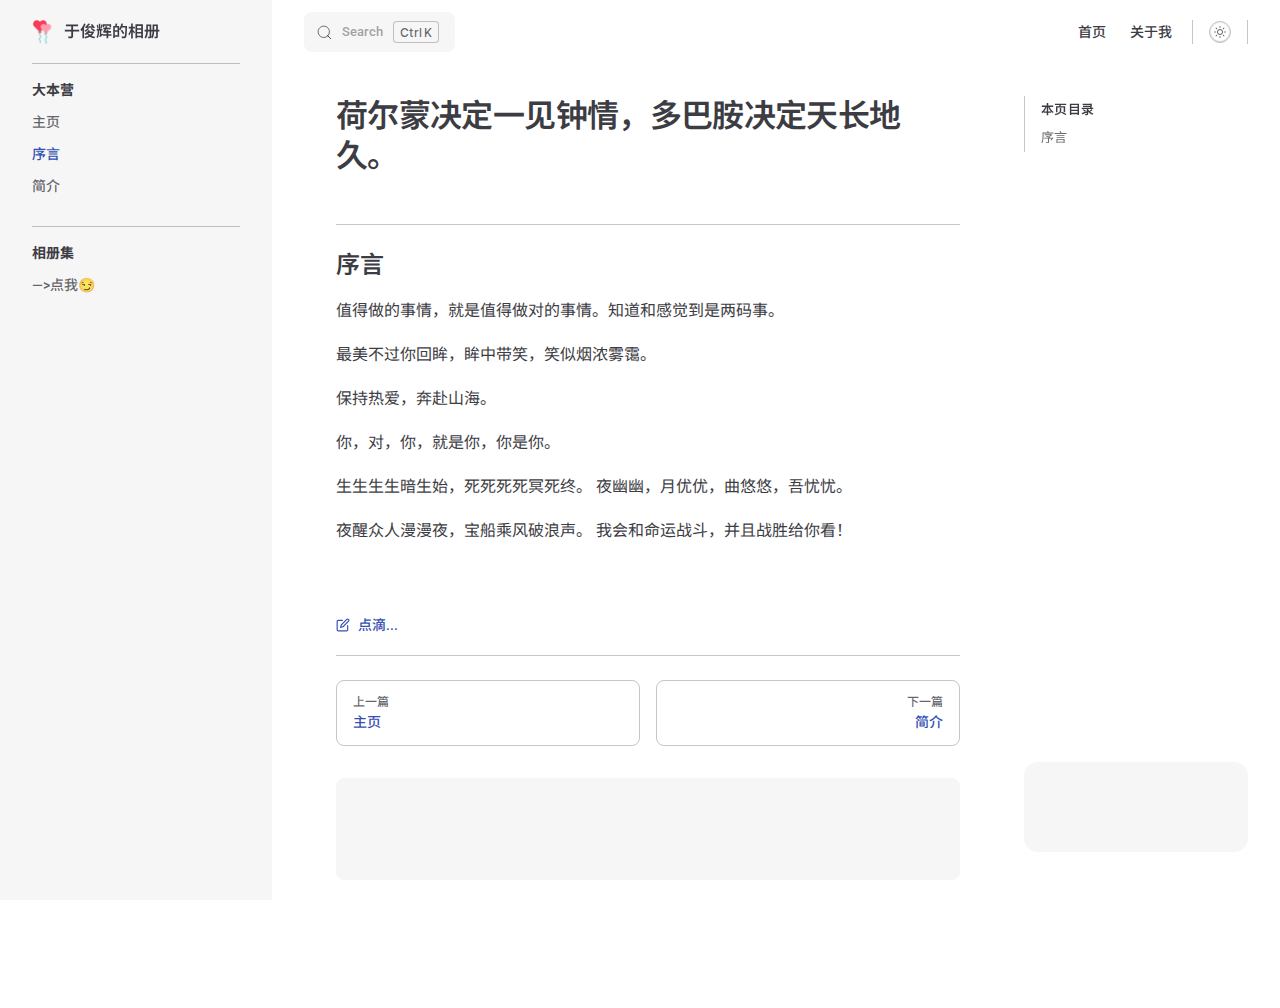
<file: introduce.html>
<!DOCTYPE html>
<html lang="zh-CN" dir="ltr">
  <head>
    <meta charset="utf-8">
    <meta name="viewport" content="width=device-width,initial-scale=1">
    <title>荷尔蒙决定一见钟情，多巴胺决定天长地久。 | 于俊辉的相册</title>
    <meta name="description" content="憧憬，是距离了解最遥远的一种感情。">
    <link rel="preload stylesheet" href="/assets/style.852ce14d.css" as="style">
    
    <script type="module" src="/assets/app.09600d04.js"></script>
    <link rel="preload" href="/assets/inter-roman-latin.2ed14f66.woff2" as="font" type="font/woff2" crossorigin="">
    <link rel="modulepreload" href="/assets/chunks/framework.a3f1684a.js">
    <link rel="modulepreload" href="/assets/chunks/theme.89c9610a.js">
    <link rel="modulepreload" href="/assets/introduce.md.2c15101d.lean.js">
    <link rel="icon" href="/favicon.ico">
    <script id="check-dark-mode">(()=>{const e=localStorage.getItem("vitepress-theme-appearance")||"auto",a=window.matchMedia("(prefers-color-scheme: dark)").matches;(!e||e==="auto"?a:e==="dark")&&document.documentElement.classList.add("dark")})();</script>
    <script id="check-mac-os">document.documentElement.classList.toggle("mac",/Mac|iPhone|iPod|iPad/i.test(navigator.platform));</script>
  </head>
  <body>
    <div id="app"><div class="Layout" data-v-116f5f05><!--[--><!--]--><!--[--><span tabindex="-1" data-v-dd793e97></span><a href="#VPContent" class="VPSkipLink visually-hidden" data-v-dd793e97> Skip to content </a><!--]--><!----><header class="VPNav" data-v-116f5f05 data-v-a1413638><div class="VPNavBar has-sidebar" data-v-a1413638 data-v-a99915c9><div class="container" data-v-a99915c9><div class="title" data-v-a99915c9><div class="VPNavBarTitle has-sidebar" data-v-a99915c9 data-v-cd24a320><a class="title" href="/" data-v-cd24a320><!--[--><!--]--><!--[--><img class="VPImage logo" src="./logo.png" alt data-v-6f88ec4d><!--]--><!--[-->于俊辉的相册<!--]--><!--[--><!--]--></a></div></div><div class="content" data-v-a99915c9><div class="curtain" data-v-a99915c9></div><div class="content-body" data-v-a99915c9><!--[--><!--]--><div class="VPNavBarSearch search" data-v-a99915c9><!----><div id="docsearch"><button type="button" class="DocSearch DocSearch-Button" aria-label="Search"><span class="DocSearch-Button-Container"><svg width="20" height="20" class="DocSearch-Search-Icon" viewBox="0 0 20 20"><path d="M14.386 14.386l4.0877 4.0877-4.0877-4.0877c-2.9418 2.9419-7.7115 2.9419-10.6533 0-2.9419-2.9418-2.9419-7.7115 0-10.6533 2.9418-2.9419 7.7115-2.9419 10.6533 0 2.9419 2.9418 2.9419 7.7115 0 10.6533z" stroke="currentColor" fill="none" fill-rule="evenodd" stroke-linecap="round" stroke-linejoin="round"></path></svg><span class="DocSearch-Button-Placeholder">Search</span></span><span class="DocSearch-Button-Keys"><span class="DocSearch-Button-Key">Meta</span><span class="DocSearch-Button-Key">K</span></span></button></div></div><nav aria-labelledby="main-nav-aria-label" class="VPNavBarMenu menu" data-v-a99915c9 data-v-6d15549a><span id="main-nav-aria-label" class="visually-hidden" data-v-6d15549a>Main Navigation</span><!--[--><!--[--><a class="VPLink link VPNavBarMenuLink" href="/" tabindex="0" data-v-6d15549a data-v-fc97cb53><!--[--><span data-v-fc97cb53>首页</span><!--]--></a><!--]--><!--[--><a class="VPLink link VPNavBarMenuLink" href="/jianjie.html" tabindex="0" data-v-6d15549a data-v-fc97cb53><!--[--><span data-v-fc97cb53>关于我</span><!--]--></a><!--]--><!--]--></nav><!----><div class="VPNavBarAppearance appearance" data-v-a99915c9 data-v-ec58e50a><button class="VPSwitch VPSwitchAppearance" type="button" role="switch" title="toggle dark mode" aria-checked="false" data-v-ec58e50a data-v-d32f5e80 data-v-7b8544e4><span class="check" data-v-7b8544e4><span class="icon" data-v-7b8544e4><!--[--><svg xmlns="http://www.w3.org/2000/svg" aria-hidden="true" focusable="false" viewbox="0 0 24 24" class="sun" data-v-d32f5e80><path d="M12,18c-3.3,0-6-2.7-6-6s2.7-6,6-6s6,2.7,6,6S15.3,18,12,18zM12,8c-2.2,0-4,1.8-4,4c0,2.2,1.8,4,4,4c2.2,0,4-1.8,4-4C16,9.8,14.2,8,12,8z"></path><path d="M12,4c-0.6,0-1-0.4-1-1V1c0-0.6,0.4-1,1-1s1,0.4,1,1v2C13,3.6,12.6,4,12,4z"></path><path d="M12,24c-0.6,0-1-0.4-1-1v-2c0-0.6,0.4-1,1-1s1,0.4,1,1v2C13,23.6,12.6,24,12,24z"></path><path d="M5.6,6.6c-0.3,0-0.5-0.1-0.7-0.3L3.5,4.9c-0.4-0.4-0.4-1,0-1.4s1-0.4,1.4,0l1.4,1.4c0.4,0.4,0.4,1,0,1.4C6.2,6.5,5.9,6.6,5.6,6.6z"></path><path d="M19.8,20.8c-0.3,0-0.5-0.1-0.7-0.3l-1.4-1.4c-0.4-0.4-0.4-1,0-1.4s1-0.4,1.4,0l1.4,1.4c0.4,0.4,0.4,1,0,1.4C20.3,20.7,20,20.8,19.8,20.8z"></path><path d="M3,13H1c-0.6,0-1-0.4-1-1s0.4-1,1-1h2c0.6,0,1,0.4,1,1S3.6,13,3,13z"></path><path d="M23,13h-2c-0.6,0-1-0.4-1-1s0.4-1,1-1h2c0.6,0,1,0.4,1,1S23.6,13,23,13z"></path><path d="M4.2,20.8c-0.3,0-0.5-0.1-0.7-0.3c-0.4-0.4-0.4-1,0-1.4l1.4-1.4c0.4-0.4,1-0.4,1.4,0s0.4,1,0,1.4l-1.4,1.4C4.7,20.7,4.5,20.8,4.2,20.8z"></path><path d="M18.4,6.6c-0.3,0-0.5-0.1-0.7-0.3c-0.4-0.4-0.4-1,0-1.4l1.4-1.4c0.4-0.4,1-0.4,1.4,0s0.4,1,0,1.4l-1.4,1.4C18.9,6.5,18.6,6.6,18.4,6.6z"></path></svg><svg xmlns="http://www.w3.org/2000/svg" aria-hidden="true" focusable="false" viewbox="0 0 24 24" class="moon" data-v-d32f5e80><path d="M12.1,22c-0.3,0-0.6,0-0.9,0c-5.5-0.5-9.5-5.4-9-10.9c0.4-4.8,4.2-8.6,9-9c0.4,0,0.8,0.2,1,0.5c0.2,0.3,0.2,0.8-0.1,1.1c-2,2.7-1.4,6.4,1.3,8.4c2.1,1.6,5,1.6,7.1,0c0.3-0.2,0.7-0.3,1.1-0.1c0.3,0.2,0.5,0.6,0.5,1c-0.2,2.7-1.5,5.1-3.6,6.8C16.6,21.2,14.4,22,12.1,22zM9.3,4.4c-2.9,1-5,3.6-5.2,6.8c-0.4,4.4,2.8,8.3,7.2,8.7c2.1,0.2,4.2-0.4,5.8-1.8c1.1-0.9,1.9-2.1,2.4-3.4c-2.5,0.9-5.3,0.5-7.5-1.1C9.2,11.4,8.1,7.7,9.3,4.4z"></path></svg><!--]--></span></span></button></div><div class="VPSocialLinks VPNavBarSocialLinks social-links" data-v-a99915c9 data-v-fccc0ab4 data-v-89b426aa><!--[--><!--]--></div><div class="VPFlyout VPNavBarExtra extra" data-v-a99915c9 data-v-d9a980c3 data-v-2e68b201><button type="button" class="button" aria-haspopup="true" aria-expanded="false" aria-label="extra navigation" data-v-2e68b201><svg xmlns="http://www.w3.org/2000/svg" aria-hidden="true" focusable="false" viewbox="0 0 24 24" class="icon" data-v-2e68b201><circle cx="12" cy="12" r="2"></circle><circle cx="19" cy="12" r="2"></circle><circle cx="5" cy="12" r="2"></circle></svg></button><div class="menu" data-v-2e68b201><div class="VPMenu" data-v-2e68b201 data-v-04cc12a7><!----><!--[--><!--[--><!----><div class="group" data-v-d9a980c3><div class="item appearance" data-v-d9a980c3><p class="label" data-v-d9a980c3>Appearance</p><div class="appearance-action" data-v-d9a980c3><button class="VPSwitch VPSwitchAppearance" type="button" role="switch" title="toggle dark mode" aria-checked="false" data-v-d9a980c3 data-v-d32f5e80 data-v-7b8544e4><span class="check" data-v-7b8544e4><span class="icon" data-v-7b8544e4><!--[--><svg xmlns="http://www.w3.org/2000/svg" aria-hidden="true" focusable="false" viewbox="0 0 24 24" class="sun" data-v-d32f5e80><path d="M12,18c-3.3,0-6-2.7-6-6s2.7-6,6-6s6,2.7,6,6S15.3,18,12,18zM12,8c-2.2,0-4,1.8-4,4c0,2.2,1.8,4,4,4c2.2,0,4-1.8,4-4C16,9.8,14.2,8,12,8z"></path><path d="M12,4c-0.6,0-1-0.4-1-1V1c0-0.6,0.4-1,1-1s1,0.4,1,1v2C13,3.6,12.6,4,12,4z"></path><path d="M12,24c-0.6,0-1-0.4-1-1v-2c0-0.6,0.4-1,1-1s1,0.4,1,1v2C13,23.6,12.6,24,12,24z"></path><path d="M5.6,6.6c-0.3,0-0.5-0.1-0.7-0.3L3.5,4.9c-0.4-0.4-0.4-1,0-1.4s1-0.4,1.4,0l1.4,1.4c0.4,0.4,0.4,1,0,1.4C6.2,6.5,5.9,6.6,5.6,6.6z"></path><path d="M19.8,20.8c-0.3,0-0.5-0.1-0.7-0.3l-1.4-1.4c-0.4-0.4-0.4-1,0-1.4s1-0.4,1.4,0l1.4,1.4c0.4,0.4,0.4,1,0,1.4C20.3,20.7,20,20.8,19.8,20.8z"></path><path d="M3,13H1c-0.6,0-1-0.4-1-1s0.4-1,1-1h2c0.6,0,1,0.4,1,1S3.6,13,3,13z"></path><path d="M23,13h-2c-0.6,0-1-0.4-1-1s0.4-1,1-1h2c0.6,0,1,0.4,1,1S23.6,13,23,13z"></path><path d="M4.2,20.8c-0.3,0-0.5-0.1-0.7-0.3c-0.4-0.4-0.4-1,0-1.4l1.4-1.4c0.4-0.4,1-0.4,1.4,0s0.4,1,0,1.4l-1.4,1.4C4.7,20.7,4.5,20.8,4.2,20.8z"></path><path d="M18.4,6.6c-0.3,0-0.5-0.1-0.7-0.3c-0.4-0.4-0.4-1,0-1.4l1.4-1.4c0.4-0.4,1-0.4,1.4,0s0.4,1,0,1.4l-1.4,1.4C18.9,6.5,18.6,6.6,18.4,6.6z"></path></svg><svg xmlns="http://www.w3.org/2000/svg" aria-hidden="true" focusable="false" viewbox="0 0 24 24" class="moon" data-v-d32f5e80><path d="M12.1,22c-0.3,0-0.6,0-0.9,0c-5.5-0.5-9.5-5.4-9-10.9c0.4-4.8,4.2-8.6,9-9c0.4,0,0.8,0.2,1,0.5c0.2,0.3,0.2,0.8-0.1,1.1c-2,2.7-1.4,6.4,1.3,8.4c2.1,1.6,5,1.6,7.1,0c0.3-0.2,0.7-0.3,1.1-0.1c0.3,0.2,0.5,0.6,0.5,1c-0.2,2.7-1.5,5.1-3.6,6.8C16.6,21.2,14.4,22,12.1,22zM9.3,4.4c-2.9,1-5,3.6-5.2,6.8c-0.4,4.4,2.8,8.3,7.2,8.7c2.1,0.2,4.2-0.4,5.8-1.8c1.1-0.9,1.9-2.1,2.4-3.4c-2.5,0.9-5.3,0.5-7.5-1.1C9.2,11.4,8.1,7.7,9.3,4.4z"></path></svg><!--]--></span></span></button></div></div></div><div class="group" data-v-d9a980c3><div class="item social-links" data-v-d9a980c3><div class="VPSocialLinks social-links-list" data-v-d9a980c3 data-v-89b426aa><!--[--><!--]--></div></div></div><!--]--><!--]--></div></div></div><!--[--><!--]--><button type="button" class="VPNavBarHamburger hamburger" aria-label="mobile navigation" aria-expanded="false" aria-controls="VPNavScreen" data-v-a99915c9 data-v-5ac3fa91><span class="container" data-v-5ac3fa91><span class="top" data-v-5ac3fa91></span><span class="middle" data-v-5ac3fa91></span><span class="bottom" data-v-5ac3fa91></span></span></button></div></div></div></div><!----></header><div class="VPLocalNav reached-top" data-v-116f5f05 data-v-399e728f><button class="menu" aria-expanded="false" aria-controls="VPSidebarNav" data-v-399e728f><svg xmlns="http://www.w3.org/2000/svg" aria-hidden="true" focusable="false" viewbox="0 0 24 24" class="menu-icon" data-v-399e728f><path d="M17,11H3c-0.6,0-1-0.4-1-1s0.4-1,1-1h14c0.6,0,1,0.4,1,1S17.6,11,17,11z"></path><path d="M21,7H3C2.4,7,2,6.6,2,6s0.4-1,1-1h18c0.6,0,1,0.4,1,1S21.6,7,21,7z"></path><path d="M21,15H3c-0.6,0-1-0.4-1-1s0.4-1,1-1h18c0.6,0,1,0.4,1,1S21.6,15,21,15z"></path><path d="M17,19H3c-0.6,0-1-0.4-1-1s0.4-1,1-1h14c0.6,0,1,0.4,1,1S17.6,19,17,19z"></path></svg><span class="menu-text" data-v-399e728f>Menu</span></button><div class="VPLocalNavOutlineDropdown" style="--vp-vh:0px;" data-v-399e728f data-v-a4bfa7d6><button data-v-a4bfa7d6>Return to top</button><!----></div></div><aside class="VPSidebar" data-v-116f5f05 data-v-e11a9218><div class="curtain" data-v-e11a9218></div><nav class="nav" id="VPSidebarNav" aria-labelledby="sidebar-aria-label" tabindex="-1" data-v-e11a9218><span class="visually-hidden" id="sidebar-aria-label" data-v-e11a9218> Sidebar Navigation </span><!--[--><!--]--><!--[--><div class="group" data-v-e11a9218><section class="VPSidebarItem level-0 has-active" data-v-e11a9218 data-v-5aae843e><div class="item" role="button" tabindex="0" data-v-5aae843e><div class="indicator" data-v-5aae843e></div><h2 class="text" data-v-5aae843e>大本营</h2><!----></div><div class="items" data-v-5aae843e><!--[--><div class="VPSidebarItem level-1 is-link" data-v-5aae843e data-v-5aae843e><div class="item" data-v-5aae843e><div class="indicator" data-v-5aae843e></div><a class="VPLink link link" href="/" data-v-5aae843e><!--[--><p class="text" data-v-5aae843e>主页</p><!--]--></a><!----></div><!----></div><div class="VPSidebarItem level-1 is-link" data-v-5aae843e data-v-5aae843e><div class="item" data-v-5aae843e><div class="indicator" data-v-5aae843e></div><a class="VPLink link link" href="/introduce.html" data-v-5aae843e><!--[--><p class="text" data-v-5aae843e>序言 </p><!--]--></a><!----></div><!----></div><div class="VPSidebarItem level-1 is-link" data-v-5aae843e data-v-5aae843e><div class="item" data-v-5aae843e><div class="indicator" data-v-5aae843e></div><a class="VPLink link link" href="/jianjie.html" data-v-5aae843e><!--[--><p class="text" data-v-5aae843e>简介 </p><!--]--></a><!----></div><!----></div><!--]--></div></section></div><div class="group" data-v-e11a9218><section class="VPSidebarItem level-0" data-v-e11a9218 data-v-5aae843e><div class="item" role="button" tabindex="0" data-v-5aae843e><div class="indicator" data-v-5aae843e></div><h2 class="text" data-v-5aae843e>相册集</h2><!----></div><div class="items" data-v-5aae843e><!--[--><div class="VPSidebarItem level-1 is-link" data-v-5aae843e data-v-5aae843e><div class="item" data-v-5aae843e><div class="indicator" data-v-5aae843e></div><a class="VPLink link link" href="/sentence/demo.html" data-v-5aae843e><!--[--><p class="text" data-v-5aae843e>—>点我😏</p><!--]--></a><!----></div><!----></div><!--]--></div></section></div><!--]--><!--[--><!--]--></nav></aside><div class="VPContent has-sidebar" id="VPContent" data-v-116f5f05 data-v-86cca335><div class="VPDoc has-sidebar has-aside" data-v-86cca335 data-v-8548bdb2><!--[--><!--]--><div class="container" data-v-8548bdb2><div class="aside" data-v-8548bdb2><div class="aside-curtain" data-v-8548bdb2></div><div class="aside-container" data-v-8548bdb2><div class="aside-content" data-v-8548bdb2><div class="VPDocAside" data-v-8548bdb2 data-v-a51785cb><!--[--><!--]--><!--[--><!--]--><div class="VPDocAsideOutline" role="navigation" data-v-a51785cb data-v-18dfaac6><div class="content" data-v-18dfaac6><div class="outline-marker" data-v-18dfaac6></div><div class="outline-title" role="heading" aria-level="2" data-v-18dfaac6>本页目录</div><nav aria-labelledby="doc-outline-aria-label" data-v-18dfaac6><span class="visually-hidden" id="doc-outline-aria-label" data-v-18dfaac6> Table of Contents for current page </span><ul class="root" data-v-18dfaac6 data-v-6ef3ad49><!--[--><!--]--></ul></nav></div></div><!--[--><!--]--><div class="spacer" data-v-a51785cb></div><!--[--><!--[--><!--[--><!--[--><div class="google-ad-aside" data-v-f256740f><ins class="adsbygoogle" style="display:block;" data-ad-client="ca-pub-8868204327924354" data-ad-slot="1137431788" data-ad-format="rectangle, horizontal" data-full-width-responsive="false" data-v-f256740f></ins></div><!--]--><!--]--><!--]--><!--]--><!----><!--[--><!--]--><!--[--><!--]--></div></div></div></div><div class="content" data-v-8548bdb2><div class="content-container" data-v-8548bdb2><!--[--><!--]--><!----><main class="main" data-v-8548bdb2><div style="position:relative;" class="vp-doc _introduce" data-v-8548bdb2><div><h1 id="荷尔蒙决定一见钟情-多巴胺决定天长地久。" tabindex="-1">荷尔蒙决定一见钟情，多巴胺决定天长地久。 <a class="header-anchor" href="#荷尔蒙决定一见钟情-多巴胺决定天长地久。" aria-label="Permalink to &quot;荷尔蒙决定一见钟情，多巴胺决定天长地久。&quot;">​</a></h1><h2 id="序言" tabindex="-1">序言 <a class="header-anchor" href="#序言" aria-label="Permalink to &quot;序言&quot;">​</a></h2><p>值得做的事情，就是值得做对的事情。知道和感觉到是两码事。</p><p>最美不过你回眸，眸中带笑，笑似烟浓雾霭。</p><p>保持热爱，奔赴山海。</p><p>你，对，你，就是你，你是你。</p><p>生生生生暗生始，死死死死冥死终。 夜幽幽，月优优，曲悠悠，吾忧忧。</p><p>夜醒众人漫漫夜，宝船乘风破浪声。 我会和命运战斗，并且战胜给你看！</p></div></div></main><footer class="VPDocFooter" data-v-8548bdb2 data-v-d77f3963><!--[--><!--]--><div class="edit-info" data-v-d77f3963><div class="edit-link" data-v-d77f3963><span class="VPLink no-icon edit-link-button" data-v-d77f3963><!--[--><svg xmlns="http://www.w3.org/2000/svg" viewbox="0 0 24 24" class="edit-link-icon" aria-label="edit icon" data-v-d77f3963><path d="M18,23H4c-1.7,0-3-1.3-3-3V6c0-1.7,1.3-3,3-3h7c0.6,0,1,0.4,1,1s-0.4,1-1,1H4C3.4,5,3,5.4,3,6v14c0,0.6,0.4,1,1,1h14c0.6,0,1-0.4,1-1v-7c0-0.6,0.4-1,1-1s1,0.4,1,1v7C21,21.7,19.7,23,18,23z"></path><path d="M8,17c-0.3,0-0.5-0.1-0.7-0.3C7,16.5,6.9,16.1,7,15.8l1-4c0-0.2,0.1-0.3,0.3-0.5l9.5-9.5c1.2-1.2,3.2-1.2,4.4,0c1.2,1.2,1.2,3.2,0,4.4l-9.5,9.5c-0.1,0.1-0.3,0.2-0.5,0.3l-4,1C8.2,17,8.1,17,8,17zM9.9,12.5l-0.5,2.1l2.1-0.5l9.3-9.3c0.4-0.4,0.4-1.1,0-1.6c-0.4-0.4-1.2-0.4-1.6,0l0,0L9.9,12.5z M18.5,2.5L18.5,2.5L18.5,2.5z"></path></svg> 点滴...<!--]--></span></div><!----></div><nav class="prev-next" data-v-d77f3963><div class="pager" data-v-d77f3963><a class="pager-link prev" href="/" data-v-d77f3963><span class="desc" data-v-d77f3963>上一篇</span><span class="title" data-v-d77f3963>主页</span></a></div><div class="pager" data-v-d77f3963><a class="pager-link next" href="/jianjie.html" data-v-d77f3963><span class="desc" data-v-d77f3963>下一篇</span><span class="title" data-v-d77f3963>简介 </span></a></div></nav></footer><!--[--><!--[--><!--[--><div class="google-ad-doc-footer" data-v-e133fb28><ins class="adsbygoogle" style="display:block;" data-ad-client="ca-pub-8868204327924354" data-ad-slot="7449637304" data-ad-format="horizontal" data-full-width-responsive="true" data-v-e133fb28></ins></div><!--]--><!--]--><!--]--></div></div></div><!--[--><!--]--></div></div><footer class="VPFooter has-sidebar" data-v-116f5f05 data-v-803ee750><div class="container" data-v-803ee750><p class="message" data-v-803ee750>本文档遵循 MIT 协议</p><p class="copyright" data-v-803ee750>© 2024 MoeTeam All Rights Reserved.</p></div></footer><!--[--><div class="back-to-top" style="display:none;" data-v-2410198b><svg xmlns="http://www.w3.org/2000/svg" viewBox="0 0 512 512" data-v-2410198b><path d="M233.4 105.4c12.5-12.5 32.8-12.5 45.3 0l192 192c12.5 12.5 12.5 32.8 0 45.3s-32.8 12.5-45.3 0L256 173.3 86.6 342.6c-12.5 12.5-32.8 12.5-45.3 0s-12.5-32.8 0-45.3l192-192z" data-v-2410198b></path></svg></div><!--]--></div></div>
    <script>window.__VP_HASH_MAP__=JSON.parse("{\"core_index.md\":\"3b783a7a\",\"jianjie.md\":\"1a5dc87f\",\"sentence_deploy.md\":\"a729f046\",\"index.md\":\"1b17247f\",\"introduce.md\":\"2c15101d\",\"future.md\":\"41f003ef\",\"sentence_demo.md\":\"17274a95\",\"core_interface.md\":\"fd417cc9\"}");window.__VP_SITE_DATA__=JSON.parse("{\"lang\":\"zh-CN\",\"dir\":\"ltr\",\"title\":\"于俊辉的相册\",\"description\":\"憧憬，是距离了解最遥远的一种感情。\",\"base\":\"/\",\"head\":[],\"appearance\":true,\"themeConfig\":{\"logo\":\"./logo.png\",\"outlineTitle\":\"本页目录\",\"lastUpdatedText\":\"最后更新\",\"docFooter\":{\"prev\":\"上一篇\",\"next\":\"下一篇\"},\"socialLinks\":[],\"nav\":[{\"text\":\"首页\",\"link\":\"/\"},{\"text\":\"关于我\",\"link\":\"/jianjie\"}],\"footer\":{\"message\":\"本文档遵循 MIT 协议\",\"copyright\":\"© 2024 MoeTeam All Rights Reserved.\"},\"sidebar\":[{\"text\":\"大本营\",\"items\":[{\"text\":\"主页\",\"link\":\"/\"},{\"text\":\"序言 \",\"link\":\"/introduce\"},{\"text\":\"简介 \",\"link\":\"/jianjie\"}]},{\"text\":\"相册集\",\"items\":[{\"text\":\"—>点我😏\",\"link\":\"/sentence/demo\"}]}],\"editLink\":{\"pattern\":\"\",\"text\":\"点滴...\"}},\"locales\":{},\"scrollOffset\":90,\"cleanUrls\":false}");</script>
    
  </body>
</html>
</file>
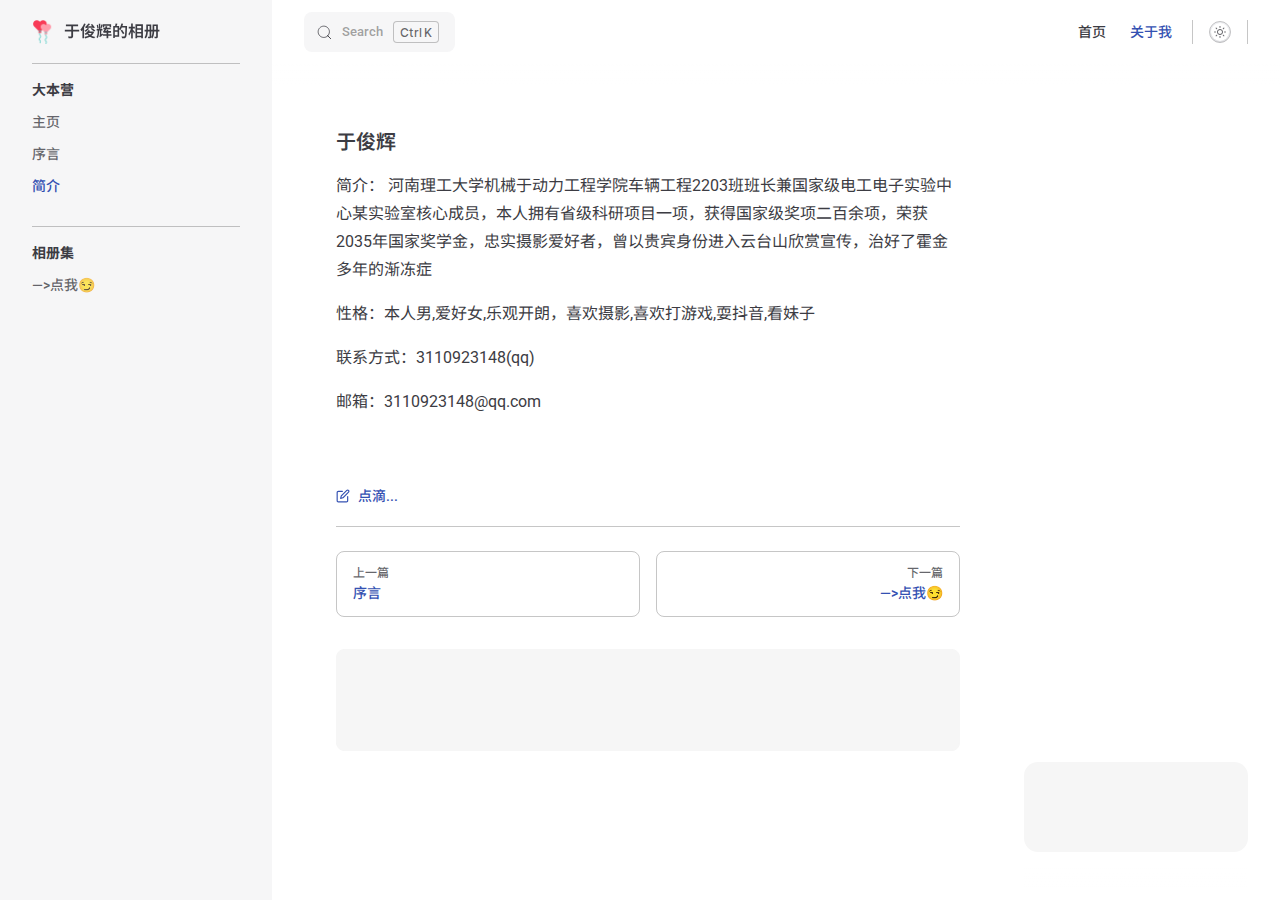
<file: jianjie.html>
<!DOCTYPE html>
<html lang="zh-CN" dir="ltr">
  <head>
    <meta charset="utf-8">
    <meta name="viewport" content="width=device-width,initial-scale=1">
    <title>于俊辉的相册 | 于俊辉的相册</title>
    <meta name="description" content="憧憬，是距离了解最遥远的一种感情。">
    <link rel="preload stylesheet" href="/assets/style.852ce14d.css" as="style">
    
    <script type="module" src="/assets/app.09600d04.js"></script>
    <link rel="preload" href="/assets/inter-roman-latin.2ed14f66.woff2" as="font" type="font/woff2" crossorigin="">
    <link rel="modulepreload" href="/assets/chunks/framework.a3f1684a.js">
    <link rel="modulepreload" href="/assets/chunks/theme.89c9610a.js">
    <link rel="modulepreload" href="/assets/jianjie.md.1a5dc87f.lean.js">
    <link rel="icon" href="/favicon.ico">
    <script id="check-dark-mode">(()=>{const e=localStorage.getItem("vitepress-theme-appearance")||"auto",a=window.matchMedia("(prefers-color-scheme: dark)").matches;(!e||e==="auto"?a:e==="dark")&&document.documentElement.classList.add("dark")})();</script>
    <script id="check-mac-os">document.documentElement.classList.toggle("mac",/Mac|iPhone|iPod|iPad/i.test(navigator.platform));</script>
  </head>
  <body>
    <div id="app"><div class="Layout" data-v-116f5f05><!--[--><!--]--><!--[--><span tabindex="-1" data-v-dd793e97></span><a href="#VPContent" class="VPSkipLink visually-hidden" data-v-dd793e97> Skip to content </a><!--]--><!----><header class="VPNav" data-v-116f5f05 data-v-a1413638><div class="VPNavBar has-sidebar" data-v-a1413638 data-v-a99915c9><div class="container" data-v-a99915c9><div class="title" data-v-a99915c9><div class="VPNavBarTitle has-sidebar" data-v-a99915c9 data-v-cd24a320><a class="title" href="/" data-v-cd24a320><!--[--><!--]--><!--[--><img class="VPImage logo" src="./logo.png" alt data-v-6f88ec4d><!--]--><!--[-->于俊辉的相册<!--]--><!--[--><!--]--></a></div></div><div class="content" data-v-a99915c9><div class="curtain" data-v-a99915c9></div><div class="content-body" data-v-a99915c9><!--[--><!--]--><div class="VPNavBarSearch search" data-v-a99915c9><!----><div id="docsearch"><button type="button" class="DocSearch DocSearch-Button" aria-label="Search"><span class="DocSearch-Button-Container"><svg width="20" height="20" class="DocSearch-Search-Icon" viewBox="0 0 20 20"><path d="M14.386 14.386l4.0877 4.0877-4.0877-4.0877c-2.9418 2.9419-7.7115 2.9419-10.6533 0-2.9419-2.9418-2.9419-7.7115 0-10.6533 2.9418-2.9419 7.7115-2.9419 10.6533 0 2.9419 2.9418 2.9419 7.7115 0 10.6533z" stroke="currentColor" fill="none" fill-rule="evenodd" stroke-linecap="round" stroke-linejoin="round"></path></svg><span class="DocSearch-Button-Placeholder">Search</span></span><span class="DocSearch-Button-Keys"><span class="DocSearch-Button-Key">Meta</span><span class="DocSearch-Button-Key">K</span></span></button></div></div><nav aria-labelledby="main-nav-aria-label" class="VPNavBarMenu menu" data-v-a99915c9 data-v-6d15549a><span id="main-nav-aria-label" class="visually-hidden" data-v-6d15549a>Main Navigation</span><!--[--><!--[--><a class="VPLink link VPNavBarMenuLink" href="/" tabindex="0" data-v-6d15549a data-v-fc97cb53><!--[--><span data-v-fc97cb53>首页</span><!--]--></a><!--]--><!--[--><a class="VPLink link VPNavBarMenuLink active" href="/jianjie.html" tabindex="0" data-v-6d15549a data-v-fc97cb53><!--[--><span data-v-fc97cb53>关于我</span><!--]--></a><!--]--><!--]--></nav><!----><div class="VPNavBarAppearance appearance" data-v-a99915c9 data-v-ec58e50a><button class="VPSwitch VPSwitchAppearance" type="button" role="switch" title="toggle dark mode" aria-checked="false" data-v-ec58e50a data-v-d32f5e80 data-v-7b8544e4><span class="check" data-v-7b8544e4><span class="icon" data-v-7b8544e4><!--[--><svg xmlns="http://www.w3.org/2000/svg" aria-hidden="true" focusable="false" viewbox="0 0 24 24" class="sun" data-v-d32f5e80><path d="M12,18c-3.3,0-6-2.7-6-6s2.7-6,6-6s6,2.7,6,6S15.3,18,12,18zM12,8c-2.2,0-4,1.8-4,4c0,2.2,1.8,4,4,4c2.2,0,4-1.8,4-4C16,9.8,14.2,8,12,8z"></path><path d="M12,4c-0.6,0-1-0.4-1-1V1c0-0.6,0.4-1,1-1s1,0.4,1,1v2C13,3.6,12.6,4,12,4z"></path><path d="M12,24c-0.6,0-1-0.4-1-1v-2c0-0.6,0.4-1,1-1s1,0.4,1,1v2C13,23.6,12.6,24,12,24z"></path><path d="M5.6,6.6c-0.3,0-0.5-0.1-0.7-0.3L3.5,4.9c-0.4-0.4-0.4-1,0-1.4s1-0.4,1.4,0l1.4,1.4c0.4,0.4,0.4,1,0,1.4C6.2,6.5,5.9,6.6,5.6,6.6z"></path><path d="M19.8,20.8c-0.3,0-0.5-0.1-0.7-0.3l-1.4-1.4c-0.4-0.4-0.4-1,0-1.4s1-0.4,1.4,0l1.4,1.4c0.4,0.4,0.4,1,0,1.4C20.3,20.7,20,20.8,19.8,20.8z"></path><path d="M3,13H1c-0.6,0-1-0.4-1-1s0.4-1,1-1h2c0.6,0,1,0.4,1,1S3.6,13,3,13z"></path><path d="M23,13h-2c-0.6,0-1-0.4-1-1s0.4-1,1-1h2c0.6,0,1,0.4,1,1S23.6,13,23,13z"></path><path d="M4.2,20.8c-0.3,0-0.5-0.1-0.7-0.3c-0.4-0.4-0.4-1,0-1.4l1.4-1.4c0.4-0.4,1-0.4,1.4,0s0.4,1,0,1.4l-1.4,1.4C4.7,20.7,4.5,20.8,4.2,20.8z"></path><path d="M18.4,6.6c-0.3,0-0.5-0.1-0.7-0.3c-0.4-0.4-0.4-1,0-1.4l1.4-1.4c0.4-0.4,1-0.4,1.4,0s0.4,1,0,1.4l-1.4,1.4C18.9,6.5,18.6,6.6,18.4,6.6z"></path></svg><svg xmlns="http://www.w3.org/2000/svg" aria-hidden="true" focusable="false" viewbox="0 0 24 24" class="moon" data-v-d32f5e80><path d="M12.1,22c-0.3,0-0.6,0-0.9,0c-5.5-0.5-9.5-5.4-9-10.9c0.4-4.8,4.2-8.6,9-9c0.4,0,0.8,0.2,1,0.5c0.2,0.3,0.2,0.8-0.1,1.1c-2,2.7-1.4,6.4,1.3,8.4c2.1,1.6,5,1.6,7.1,0c0.3-0.2,0.7-0.3,1.1-0.1c0.3,0.2,0.5,0.6,0.5,1c-0.2,2.7-1.5,5.1-3.6,6.8C16.6,21.2,14.4,22,12.1,22zM9.3,4.4c-2.9,1-5,3.6-5.2,6.8c-0.4,4.4,2.8,8.3,7.2,8.7c2.1,0.2,4.2-0.4,5.8-1.8c1.1-0.9,1.9-2.1,2.4-3.4c-2.5,0.9-5.3,0.5-7.5-1.1C9.2,11.4,8.1,7.7,9.3,4.4z"></path></svg><!--]--></span></span></button></div><div class="VPSocialLinks VPNavBarSocialLinks social-links" data-v-a99915c9 data-v-fccc0ab4 data-v-89b426aa><!--[--><!--]--></div><div class="VPFlyout VPNavBarExtra extra" data-v-a99915c9 data-v-d9a980c3 data-v-2e68b201><button type="button" class="button" aria-haspopup="true" aria-expanded="false" aria-label="extra navigation" data-v-2e68b201><svg xmlns="http://www.w3.org/2000/svg" aria-hidden="true" focusable="false" viewbox="0 0 24 24" class="icon" data-v-2e68b201><circle cx="12" cy="12" r="2"></circle><circle cx="19" cy="12" r="2"></circle><circle cx="5" cy="12" r="2"></circle></svg></button><div class="menu" data-v-2e68b201><div class="VPMenu" data-v-2e68b201 data-v-04cc12a7><!----><!--[--><!--[--><!----><div class="group" data-v-d9a980c3><div class="item appearance" data-v-d9a980c3><p class="label" data-v-d9a980c3>Appearance</p><div class="appearance-action" data-v-d9a980c3><button class="VPSwitch VPSwitchAppearance" type="button" role="switch" title="toggle dark mode" aria-checked="false" data-v-d9a980c3 data-v-d32f5e80 data-v-7b8544e4><span class="check" data-v-7b8544e4><span class="icon" data-v-7b8544e4><!--[--><svg xmlns="http://www.w3.org/2000/svg" aria-hidden="true" focusable="false" viewbox="0 0 24 24" class="sun" data-v-d32f5e80><path d="M12,18c-3.3,0-6-2.7-6-6s2.7-6,6-6s6,2.7,6,6S15.3,18,12,18zM12,8c-2.2,0-4,1.8-4,4c0,2.2,1.8,4,4,4c2.2,0,4-1.8,4-4C16,9.8,14.2,8,12,8z"></path><path d="M12,4c-0.6,0-1-0.4-1-1V1c0-0.6,0.4-1,1-1s1,0.4,1,1v2C13,3.6,12.6,4,12,4z"></path><path d="M12,24c-0.6,0-1-0.4-1-1v-2c0-0.6,0.4-1,1-1s1,0.4,1,1v2C13,23.6,12.6,24,12,24z"></path><path d="M5.6,6.6c-0.3,0-0.5-0.1-0.7-0.3L3.5,4.9c-0.4-0.4-0.4-1,0-1.4s1-0.4,1.4,0l1.4,1.4c0.4,0.4,0.4,1,0,1.4C6.2,6.5,5.9,6.6,5.6,6.6z"></path><path d="M19.8,20.8c-0.3,0-0.5-0.1-0.7-0.3l-1.4-1.4c-0.4-0.4-0.4-1,0-1.4s1-0.4,1.4,0l1.4,1.4c0.4,0.4,0.4,1,0,1.4C20.3,20.7,20,20.8,19.8,20.8z"></path><path d="M3,13H1c-0.6,0-1-0.4-1-1s0.4-1,1-1h2c0.6,0,1,0.4,1,1S3.6,13,3,13z"></path><path d="M23,13h-2c-0.6,0-1-0.4-1-1s0.4-1,1-1h2c0.6,0,1,0.4,1,1S23.6,13,23,13z"></path><path d="M4.2,20.8c-0.3,0-0.5-0.1-0.7-0.3c-0.4-0.4-0.4-1,0-1.4l1.4-1.4c0.4-0.4,1-0.4,1.4,0s0.4,1,0,1.4l-1.4,1.4C4.7,20.7,4.5,20.8,4.2,20.8z"></path><path d="M18.4,6.6c-0.3,0-0.5-0.1-0.7-0.3c-0.4-0.4-0.4-1,0-1.4l1.4-1.4c0.4-0.4,1-0.4,1.4,0s0.4,1,0,1.4l-1.4,1.4C18.9,6.5,18.6,6.6,18.4,6.6z"></path></svg><svg xmlns="http://www.w3.org/2000/svg" aria-hidden="true" focusable="false" viewbox="0 0 24 24" class="moon" data-v-d32f5e80><path d="M12.1,22c-0.3,0-0.6,0-0.9,0c-5.5-0.5-9.5-5.4-9-10.9c0.4-4.8,4.2-8.6,9-9c0.4,0,0.8,0.2,1,0.5c0.2,0.3,0.2,0.8-0.1,1.1c-2,2.7-1.4,6.4,1.3,8.4c2.1,1.6,5,1.6,7.1,0c0.3-0.2,0.7-0.3,1.1-0.1c0.3,0.2,0.5,0.6,0.5,1c-0.2,2.7-1.5,5.1-3.6,6.8C16.6,21.2,14.4,22,12.1,22zM9.3,4.4c-2.9,1-5,3.6-5.2,6.8c-0.4,4.4,2.8,8.3,7.2,8.7c2.1,0.2,4.2-0.4,5.8-1.8c1.1-0.9,1.9-2.1,2.4-3.4c-2.5,0.9-5.3,0.5-7.5-1.1C9.2,11.4,8.1,7.7,9.3,4.4z"></path></svg><!--]--></span></span></button></div></div></div><div class="group" data-v-d9a980c3><div class="item social-links" data-v-d9a980c3><div class="VPSocialLinks social-links-list" data-v-d9a980c3 data-v-89b426aa><!--[--><!--]--></div></div></div><!--]--><!--]--></div></div></div><!--[--><!--]--><button type="button" class="VPNavBarHamburger hamburger" aria-label="mobile navigation" aria-expanded="false" aria-controls="VPNavScreen" data-v-a99915c9 data-v-5ac3fa91><span class="container" data-v-5ac3fa91><span class="top" data-v-5ac3fa91></span><span class="middle" data-v-5ac3fa91></span><span class="bottom" data-v-5ac3fa91></span></span></button></div></div></div></div><!----></header><div class="VPLocalNav reached-top" data-v-116f5f05 data-v-399e728f><button class="menu" aria-expanded="false" aria-controls="VPSidebarNav" data-v-399e728f><svg xmlns="http://www.w3.org/2000/svg" aria-hidden="true" focusable="false" viewbox="0 0 24 24" class="menu-icon" data-v-399e728f><path d="M17,11H3c-0.6,0-1-0.4-1-1s0.4-1,1-1h14c0.6,0,1,0.4,1,1S17.6,11,17,11z"></path><path d="M21,7H3C2.4,7,2,6.6,2,6s0.4-1,1-1h18c0.6,0,1,0.4,1,1S21.6,7,21,7z"></path><path d="M21,15H3c-0.6,0-1-0.4-1-1s0.4-1,1-1h18c0.6,0,1,0.4,1,1S21.6,15,21,15z"></path><path d="M17,19H3c-0.6,0-1-0.4-1-1s0.4-1,1-1h14c0.6,0,1,0.4,1,1S17.6,19,17,19z"></path></svg><span class="menu-text" data-v-399e728f>Menu</span></button><div class="VPLocalNavOutlineDropdown" style="--vp-vh:0px;" data-v-399e728f data-v-a4bfa7d6><button data-v-a4bfa7d6>Return to top</button><!----></div></div><aside class="VPSidebar" data-v-116f5f05 data-v-e11a9218><div class="curtain" data-v-e11a9218></div><nav class="nav" id="VPSidebarNav" aria-labelledby="sidebar-aria-label" tabindex="-1" data-v-e11a9218><span class="visually-hidden" id="sidebar-aria-label" data-v-e11a9218> Sidebar Navigation </span><!--[--><!--]--><!--[--><div class="group" data-v-e11a9218><section class="VPSidebarItem level-0 has-active" data-v-e11a9218 data-v-5aae843e><div class="item" role="button" tabindex="0" data-v-5aae843e><div class="indicator" data-v-5aae843e></div><h2 class="text" data-v-5aae843e>大本营</h2><!----></div><div class="items" data-v-5aae843e><!--[--><div class="VPSidebarItem level-1 is-link" data-v-5aae843e data-v-5aae843e><div class="item" data-v-5aae843e><div class="indicator" data-v-5aae843e></div><a class="VPLink link link" href="/" data-v-5aae843e><!--[--><p class="text" data-v-5aae843e>主页</p><!--]--></a><!----></div><!----></div><div class="VPSidebarItem level-1 is-link" data-v-5aae843e data-v-5aae843e><div class="item" data-v-5aae843e><div class="indicator" data-v-5aae843e></div><a class="VPLink link link" href="/introduce.html" data-v-5aae843e><!--[--><p class="text" data-v-5aae843e>序言 </p><!--]--></a><!----></div><!----></div><div class="VPSidebarItem level-1 is-link" data-v-5aae843e data-v-5aae843e><div class="item" data-v-5aae843e><div class="indicator" data-v-5aae843e></div><a class="VPLink link link" href="/jianjie.html" data-v-5aae843e><!--[--><p class="text" data-v-5aae843e>简介 </p><!--]--></a><!----></div><!----></div><!--]--></div></section></div><div class="group" data-v-e11a9218><section class="VPSidebarItem level-0" data-v-e11a9218 data-v-5aae843e><div class="item" role="button" tabindex="0" data-v-5aae843e><div class="indicator" data-v-5aae843e></div><h2 class="text" data-v-5aae843e>相册集</h2><!----></div><div class="items" data-v-5aae843e><!--[--><div class="VPSidebarItem level-1 is-link" data-v-5aae843e data-v-5aae843e><div class="item" data-v-5aae843e><div class="indicator" data-v-5aae843e></div><a class="VPLink link link" href="/sentence/demo.html" data-v-5aae843e><!--[--><p class="text" data-v-5aae843e>—>点我😏</p><!--]--></a><!----></div><!----></div><!--]--></div></section></div><!--]--><!--[--><!--]--></nav></aside><div class="VPContent has-sidebar" id="VPContent" data-v-116f5f05 data-v-86cca335><div class="VPDoc has-sidebar has-aside" data-v-86cca335 data-v-8548bdb2><!--[--><!--]--><div class="container" data-v-8548bdb2><div class="aside" data-v-8548bdb2><div class="aside-curtain" data-v-8548bdb2></div><div class="aside-container" data-v-8548bdb2><div class="aside-content" data-v-8548bdb2><div class="VPDocAside" data-v-8548bdb2 data-v-a51785cb><!--[--><!--]--><!--[--><!--]--><div class="VPDocAsideOutline" role="navigation" data-v-a51785cb data-v-18dfaac6><div class="content" data-v-18dfaac6><div class="outline-marker" data-v-18dfaac6></div><div class="outline-title" role="heading" aria-level="2" data-v-18dfaac6>本页目录</div><nav aria-labelledby="doc-outline-aria-label" data-v-18dfaac6><span class="visually-hidden" id="doc-outline-aria-label" data-v-18dfaac6> Table of Contents for current page </span><ul class="root" data-v-18dfaac6 data-v-6ef3ad49><!--[--><!--]--></ul></nav></div></div><!--[--><!--]--><div class="spacer" data-v-a51785cb></div><!--[--><!--[--><!--[--><!--[--><div class="google-ad-aside" data-v-f256740f><ins class="adsbygoogle" style="display:block;" data-ad-client="ca-pub-8868204327924354" data-ad-slot="1137431788" data-ad-format="rectangle, horizontal" data-full-width-responsive="false" data-v-f256740f></ins></div><!--]--><!--]--><!--]--><!--]--><!----><!--[--><!--]--><!--[--><!--]--></div></div></div></div><div class="content" data-v-8548bdb2><div class="content-container" data-v-8548bdb2><!--[--><!--]--><!----><main class="main" data-v-8548bdb2><div style="position:relative;" class="vp-doc _jianjie" data-v-8548bdb2><div><h3 id="于俊辉" tabindex="-1">于俊辉 <a class="header-anchor" href="#于俊辉" aria-label="Permalink to &quot;于俊辉&quot;">​</a></h3><p>简介： 河南理工大学机械于动力工程学院车辆工程2203班班长兼国家级电工电子实验中心某实验室核心成员，本人拥有省级科研项目一项，获得国家级奖项二百余项，荣获2035年国家奖学金，忠实摄影爱好者，曾以贵宾身份进入云台山欣赏宣传，治好了霍金多年的渐冻症</p><p>性格：本人男,爱好女,乐观开朗，喜欢摄影,喜欢打游戏,耍抖音,看妹子</p><p>联系方式：3110923148(qq)</p><p>邮箱：3110923148@qq.com</p></div></div></main><footer class="VPDocFooter" data-v-8548bdb2 data-v-d77f3963><!--[--><!--]--><div class="edit-info" data-v-d77f3963><div class="edit-link" data-v-d77f3963><span class="VPLink no-icon edit-link-button" data-v-d77f3963><!--[--><svg xmlns="http://www.w3.org/2000/svg" viewbox="0 0 24 24" class="edit-link-icon" aria-label="edit icon" data-v-d77f3963><path d="M18,23H4c-1.7,0-3-1.3-3-3V6c0-1.7,1.3-3,3-3h7c0.6,0,1,0.4,1,1s-0.4,1-1,1H4C3.4,5,3,5.4,3,6v14c0,0.6,0.4,1,1,1h14c0.6,0,1-0.4,1-1v-7c0-0.6,0.4-1,1-1s1,0.4,1,1v7C21,21.7,19.7,23,18,23z"></path><path d="M8,17c-0.3,0-0.5-0.1-0.7-0.3C7,16.5,6.9,16.1,7,15.8l1-4c0-0.2,0.1-0.3,0.3-0.5l9.5-9.5c1.2-1.2,3.2-1.2,4.4,0c1.2,1.2,1.2,3.2,0,4.4l-9.5,9.5c-0.1,0.1-0.3,0.2-0.5,0.3l-4,1C8.2,17,8.1,17,8,17zM9.9,12.5l-0.5,2.1l2.1-0.5l9.3-9.3c0.4-0.4,0.4-1.1,0-1.6c-0.4-0.4-1.2-0.4-1.6,0l0,0L9.9,12.5z M18.5,2.5L18.5,2.5L18.5,2.5z"></path></svg> 点滴...<!--]--></span></div><!----></div><nav class="prev-next" data-v-d77f3963><div class="pager" data-v-d77f3963><a class="pager-link prev" href="/introduce.html" data-v-d77f3963><span class="desc" data-v-d77f3963>上一篇</span><span class="title" data-v-d77f3963>序言 </span></a></div><div class="pager" data-v-d77f3963><a class="pager-link next" href="/sentence/demo.html" data-v-d77f3963><span class="desc" data-v-d77f3963>下一篇</span><span class="title" data-v-d77f3963>—>点我😏</span></a></div></nav></footer><!--[--><!--[--><!--[--><div class="google-ad-doc-footer" data-v-e133fb28><ins class="adsbygoogle" style="display:block;" data-ad-client="ca-pub-8868204327924354" data-ad-slot="7449637304" data-ad-format="horizontal" data-full-width-responsive="true" data-v-e133fb28></ins></div><!--]--><!--]--><!--]--></div></div></div><!--[--><!--]--></div></div><footer class="VPFooter has-sidebar" data-v-116f5f05 data-v-803ee750><div class="container" data-v-803ee750><p class="message" data-v-803ee750>本文档遵循 MIT 协议</p><p class="copyright" data-v-803ee750>© 2024 MoeTeam All Rights Reserved.</p></div></footer><!--[--><div class="back-to-top" style="display:none;" data-v-2410198b><svg xmlns="http://www.w3.org/2000/svg" viewBox="0 0 512 512" data-v-2410198b><path d="M233.4 105.4c12.5-12.5 32.8-12.5 45.3 0l192 192c12.5 12.5 12.5 32.8 0 45.3s-32.8 12.5-45.3 0L256 173.3 86.6 342.6c-12.5 12.5-32.8 12.5-45.3 0s-12.5-32.8 0-45.3l192-192z" data-v-2410198b></path></svg></div><!--]--></div></div>
    <script>window.__VP_HASH_MAP__=JSON.parse("{\"core_index.md\":\"3b783a7a\",\"jianjie.md\":\"1a5dc87f\",\"sentence_deploy.md\":\"a729f046\",\"index.md\":\"1b17247f\",\"introduce.md\":\"2c15101d\",\"future.md\":\"41f003ef\",\"sentence_demo.md\":\"17274a95\",\"core_interface.md\":\"fd417cc9\"}");window.__VP_SITE_DATA__=JSON.parse("{\"lang\":\"zh-CN\",\"dir\":\"ltr\",\"title\":\"于俊辉的相册\",\"description\":\"憧憬，是距离了解最遥远的一种感情。\",\"base\":\"/\",\"head\":[],\"appearance\":true,\"themeConfig\":{\"logo\":\"./logo.png\",\"outlineTitle\":\"本页目录\",\"lastUpdatedText\":\"最后更新\",\"docFooter\":{\"prev\":\"上一篇\",\"next\":\"下一篇\"},\"socialLinks\":[],\"nav\":[{\"text\":\"首页\",\"link\":\"/\"},{\"text\":\"关于我\",\"link\":\"/jianjie\"}],\"footer\":{\"message\":\"本文档遵循 MIT 协议\",\"copyright\":\"© 2024 MoeTeam All Rights Reserved.\"},\"sidebar\":[{\"text\":\"大本营\",\"items\":[{\"text\":\"主页\",\"link\":\"/\"},{\"text\":\"序言 \",\"link\":\"/introduce\"},{\"text\":\"简介 \",\"link\":\"/jianjie\"}]},{\"text\":\"相册集\",\"items\":[{\"text\":\"—>点我😏\",\"link\":\"/sentence/demo\"}]}],\"editLink\":{\"pattern\":\"\",\"text\":\"点滴...\"}},\"locales\":{},\"scrollOffset\":90,\"cleanUrls\":false}");</script>
    
  </body>
</html>
</file>
<file: assets/style.852ce14d.css>
@import"https://fonts.loli.net/css?family=Fira+Code&display=swap";@import"https://fonts.loli.net/css?family=Roboto:400,500,700&display=swap";@import"https://fonts.loli.net/css?family=Noto+Sans+SC:400,500,700&display=swap";@import"https://cdn.staticfile.org/animate.css/4.1.1/animate.min.css";@font-face{font-family:Inter var;font-weight:100 900;font-display:swap;font-style:normal;font-named-instance:"Regular";src:url(/assets/inter-roman-cyrillic.5f2c6c8c.woff2) format("woff2");unicode-range:U+0301,U+0400-045F,U+0490-0491,U+04B0-04B1,U+2116}@font-face{font-family:Inter var;font-weight:100 900;font-display:swap;font-style:normal;font-named-instance:"Regular";src:url(/assets/inter-roman-cyrillic-ext.e75737ce.woff2) format("woff2");unicode-range:U+0460-052F,U+1C80-1C88,U+20B4,U+2DE0-2DFF,U+A640-A69F,U+FE2E-FE2F}@font-face{font-family:Inter var;font-weight:100 900;font-display:swap;font-style:normal;font-named-instance:"Regular";src:url(/assets/inter-roman-greek.d5a6d92a.woff2) format("woff2");unicode-range:U+0370-03FF}@font-face{font-family:Inter var;font-weight:100 900;font-display:swap;font-style:normal;font-named-instance:"Regular";src:url(/assets/inter-roman-greek-ext.ab0619bc.woff2) format("woff2");unicode-range:U+1F00-1FFF}@font-face{font-family:Inter var;font-weight:100 900;font-display:swap;font-style:normal;font-named-instance:"Regular";src:url(/assets/inter-roman-latin.2ed14f66.woff2) format("woff2");unicode-range:U+0000-00FF,U+0131,U+0152-0153,U+02BB-02BC,U+02C6,U+02DA,U+02DC,U+2000-206F,U+2074,U+20AC,U+2122,U+2191,U+2193,U+2212,U+2215,U+FEFF,U+FFFD}@font-face{font-family:Inter var;font-weight:100 900;font-display:swap;font-style:normal;font-named-instance:"Regular";src:url(/assets/inter-roman-latin-ext.0030eebd.woff2) format("woff2");unicode-range:U+0100-024F,U+0259,U+1E00-1EFF,U+2020,U+20A0-20AB,U+20AD-20CF,U+2113,U+2C60-2C7F,U+A720-A7FF}@font-face{font-family:Inter var;font-weight:100 900;font-display:swap;font-style:normal;font-named-instance:"Regular";src:url(/assets/inter-roman-vietnamese.14ce25a6.woff2) format("woff2");unicode-range:U+0102-0103,U+0110-0111,U+0128-0129,U+0168-0169,U+01A0-01A1,U+01AF-01B0,U+1EA0-1EF9,U+20AB}@font-face{font-family:Inter var;font-weight:100 900;font-display:swap;font-style:italic;font-named-instance:"Italic";src:url(/assets/inter-italic-cyrillic.ea42a392.woff2) format("woff2");unicode-range:U+0301,U+0400-045F,U+0490-0491,U+04B0-04B1,U+2116}@font-face{font-family:Inter var;font-weight:100 900;font-display:swap;font-style:italic;font-named-instance:"Italic";src:url(/assets/inter-italic-cyrillic-ext.33bd5a8e.woff2) format("woff2");unicode-range:U+0460-052F,U+1C80-1C88,U+20B4,U+2DE0-2DFF,U+A640-A69F,U+FE2E-FE2F}@font-face{font-family:Inter var;font-weight:100 900;font-display:swap;font-style:italic;font-named-instance:"Italic";src:url(/assets/inter-italic-greek.8f4463c4.woff2) format("woff2");unicode-range:U+0370-03FF}@font-face{font-family:Inter var;font-weight:100 900;font-display:swap;font-style:italic;font-named-instance:"Italic";src:url(/assets/inter-italic-greek-ext.4fbe9427.woff2) format("woff2");unicode-range:U+1F00-1FFF}@font-face{font-family:Inter var;font-weight:100 900;font-display:swap;font-style:italic;font-named-instance:"Italic";src:url(/assets/inter-italic-latin.bd3b6f56.woff2) format("woff2");unicode-range:U+0000-00FF,U+0131,U+0152-0153,U+02BB-02BC,U+02C6,U+02DA,U+02DC,U+2000-206F,U+2074,U+20AC,U+2122,U+2191,U+2193,U+2212,U+2215,U+FEFF,U+FFFD}@font-face{font-family:Inter var;font-weight:100 900;font-display:swap;font-style:italic;font-named-instance:"Italic";src:url(/assets/inter-italic-latin-ext.bd8920cc.woff2) format("woff2");unicode-range:U+0100-024F,U+0259,U+1E00-1EFF,U+2020,U+20A0-20AB,U+20AD-20CF,U+2113,U+2C60-2C7F,U+A720-A7FF}@font-face{font-family:Inter var;font-weight:100 900;font-display:swap;font-style:italic;font-named-instance:"Italic";src:url(/assets/inter-italic-vietnamese.6ce511fb.woff2) format("woff2");unicode-range:U+0102-0103,U+0110-0111,U+0128-0129,U+0168-0169,U+01A0-01A1,U+01AF-01B0,U+1EA0-1EF9,U+20AB}@font-face{font-family:Chinese Quotes;src:local("PingFang SC Regular"),local("PingFang SC"),local("SimHei"),local("Source Han Sans SC");unicode-range:U+2018,U+2019,U+201C,U+201D}:root{--vp-c-white: #ffffff;--vp-c-black: #000000;--vp-c-neutral: var(--vp-c-black);--vp-c-neutral-inverse: var(--vp-c-white)}.dark{--vp-c-neutral: var(--vp-c-white);--vp-c-neutral-inverse: var(--vp-c-black)}:root{--vp-c-gray-1: #dddde3;--vp-c-gray-2: #e4e4e9;--vp-c-gray-3: #ebebef;--vp-c-gray-soft: rgba(142, 150, 170, .14);--vp-c-indigo-1: #3451b2;--vp-c-indigo-2: #3a5ccc;--vp-c-indigo-3: #5672cd;--vp-c-indigo-soft: rgba(100, 108, 255, .14);--vp-c-green-1: #18794e;--vp-c-green-2: #299764;--vp-c-green-3: #30a46c;--vp-c-green-soft: rgba(16, 185, 129, .14);--vp-c-yellow-1: #915930;--vp-c-yellow-2: #946300;--vp-c-yellow-3: #9f6a00;--vp-c-yellow-soft: rgba(234, 179, 8, .14);--vp-c-red-1: #b8272c;--vp-c-red-2: #d5393e;--vp-c-red-3: #e0575b;--vp-c-red-soft: rgba(244, 63, 94, .14);--vp-c-sponsor: #db2777}.dark{--vp-c-gray-1: #515c67;--vp-c-gray-2: #414853;--vp-c-gray-3: #32363f;--vp-c-gray-soft: rgba(101, 117, 133, .16);--vp-c-indigo-1: #a8b1ff;--vp-c-indigo-2: #5c73e7;--vp-c-indigo-3: #3e63dd;--vp-c-indigo-soft: rgba(100, 108, 255, .16);--vp-c-green-1: #3dd68c;--vp-c-green-2: #30a46c;--vp-c-green-3: #298459;--vp-c-green-soft: rgba(16, 185, 129, .16);--vp-c-yellow-1: #f9b44e;--vp-c-yellow-2: #da8b17;--vp-c-yellow-3: #a46a0a;--vp-c-yellow-soft: rgba(234, 179, 8, .16);--vp-c-red-1: #f66f81;--vp-c-red-2: #f14158;--vp-c-red-3: #b62a3c;--vp-c-red-soft: rgba(244, 63, 94, .16)}:root{--vp-c-bg: #ffffff;--vp-c-bg-alt: #f6f6f7;--vp-c-bg-elv: #ffffff;--vp-c-bg-soft: #f6f6f7}.dark{--vp-c-bg: #1b1b1f;--vp-c-bg-alt: #161618;--vp-c-bg-elv: #202127;--vp-c-bg-soft: #202127}:root{--vp-c-border: #c2c2c4;--vp-c-divider: #e2e2e3;--vp-c-gutter: #e2e2e3}.dark{--vp-c-border: #3c3f44;--vp-c-divider: #2e2e32;--vp-c-gutter: #000000}:root{--vp-c-text-1: rgba(60, 60, 67);--vp-c-text-2: rgba(60, 60, 67, .78);--vp-c-text-3: rgba(60, 60, 67, .56)}.dark{--vp-c-text-1: rgba(255, 255, 245, .86);--vp-c-text-2: rgba(235, 235, 245, .6);--vp-c-text-3: rgba(235, 235, 245, .38)}:root{--vp-c-default-1: var(--vp-c-gray-1);--vp-c-default-2: var(--vp-c-gray-2);--vp-c-default-3: var(--vp-c-gray-3);--vp-c-default-soft: var(--vp-c-gray-soft);--vp-c-brand-1: var(--vp-c-indigo-1);--vp-c-brand-2: var(--vp-c-indigo-2);--vp-c-brand-3: var(--vp-c-indigo-3);--vp-c-brand-soft: var(--vp-c-indigo-soft);--vp-c-brand: var(--vp-c-brand-1);--vp-c-tip-1: var(--vp-c-brand-1);--vp-c-tip-2: var(--vp-c-brand-2);--vp-c-tip-3: var(--vp-c-brand-3);--vp-c-tip-soft: var(--vp-c-brand-soft);--vp-c-warning-1: var(--vp-c-yellow-1);--vp-c-warning-2: var(--vp-c-yellow-2);--vp-c-warning-3: var(--vp-c-yellow-3);--vp-c-warning-soft: var(--vp-c-yellow-soft);--vp-c-danger-1: var(--vp-c-red-1);--vp-c-danger-2: var(--vp-c-red-2);--vp-c-danger-3: var(--vp-c-red-3);--vp-c-danger-soft: var(--vp-c-red-soft)}:root{--vp-font-family-base: "Chinese Quotes", "Inter var", "Inter", ui-sans-serif, system-ui, -apple-system, BlinkMacSystemFont, "Segoe UI", Roboto, "Helvetica Neue", Helvetica, Arial, "Noto Sans", sans-serif, "Apple Color Emoji", "Segoe UI Emoji", "Segoe UI Symbol", "Noto Color Emoji";--vp-font-family-mono: ui-monospace, SFMono-Regular, "SF Mono", Menlo, Monaco, Consolas, "Liberation Mono", "Courier New", monospace}:root{--vp-shadow-1: 0 1px 2px rgba(0, 0, 0, .04), 0 1px 2px rgba(0, 0, 0, .06);--vp-shadow-2: 0 3px 12px rgba(0, 0, 0, .07), 0 1px 4px rgba(0, 0, 0, .07);--vp-shadow-3: 0 12px 32px rgba(0, 0, 0, .1), 0 2px 6px rgba(0, 0, 0, .08);--vp-shadow-4: 0 14px 44px rgba(0, 0, 0, .12), 0 3px 9px rgba(0, 0, 0, .12);--vp-shadow-5: 0 18px 56px rgba(0, 0, 0, .16), 0 4px 12px rgba(0, 0, 0, .16)}:root{--vp-z-index-footer: 10;--vp-z-index-local-nav: 20;--vp-z-index-nav: 30;--vp-z-index-layout-top: 40;--vp-z-index-backdrop: 50;--vp-z-index-sidebar: 60}:root{--vp-icon-copy: url("data:image/svg+xml,%3Csvg xmlns='http://www.w3.org/2000/svg' fill='none' height='20' width='20' stroke='rgba(128,128,128,1)' stroke-width='2' viewBox='0 0 24 24'%3E%3Cpath stroke-linecap='round' stroke-linejoin='round' d='M9 5H7a2 2 0 0 0-2 2v12a2 2 0 0 0 2 2h10a2 2 0 0 0 2-2V7a2 2 0 0 0-2-2h-2M9 5a2 2 0 0 0 2 2h2a2 2 0 0 0 2-2M9 5a2 2 0 0 1 2-2h2a2 2 0 0 1 2 2'/%3E%3C/svg%3E");--vp-icon-copied: url("data:image/svg+xml,%3Csvg xmlns='http://www.w3.org/2000/svg' fill='none' height='20' width='20' stroke='rgba(128,128,128,1)' stroke-width='2' viewBox='0 0 24 24'%3E%3Cpath stroke-linecap='round' stroke-linejoin='round' d='M9 5H7a2 2 0 0 0-2 2v12a2 2 0 0 0 2 2h10a2 2 0 0 0 2-2V7a2 2 0 0 0-2-2h-2M9 5a2 2 0 0 0 2 2h2a2 2 0 0 0 2-2M9 5a2 2 0 0 1 2-2h2a2 2 0 0 1 2 2m-6 9 2 2 4-4'/%3E%3C/svg%3E")}:root{--vp-layout-max-width: 1440px}:root{--vp-header-anchor-symbol: "#"}:root{--vp-code-line-height: 1.7;--vp-code-font-size: .875em;--vp-code-color: var(--vp-c-brand-1);--vp-code-link-color: var(--vp-c-brand-1);--vp-code-link-hover-color: var(--vp-c-brand-2);--vp-code-bg: var(--vp-c-default-soft);--vp-code-block-color: var(--vp-c-text-2);--vp-code-block-bg: var(--vp-c-bg-alt);--vp-code-block-divider-color: var(--vp-c-gutter);--vp-code-lang-color: var(--vp-c-text-3);--vp-code-line-highlight-color: var(--vp-c-default-soft);--vp-code-line-number-color: var(--vp-c-text-3);--vp-code-line-diff-add-color: var(--vp-c-green-soft);--vp-code-line-diff-add-symbol-color: var(--vp-c-green-1);--vp-code-line-diff-remove-color: var(--vp-c-red-soft);--vp-code-line-diff-remove-symbol-color: var(--vp-c-red-1);--vp-code-line-warning-color: var(--vp-c-yellow-soft);--vp-code-line-error-color: var(--vp-c-red-soft);--vp-code-copy-code-border-color: var(--vp-c-divider);--vp-code-copy-code-bg: var(--vp-c-bg-soft);--vp-code-copy-code-hover-border-color: var(--vp-c-divider);--vp-code-copy-code-hover-bg: var(--vp-c-bg);--vp-code-copy-code-active-text: var(--vp-c-text-2);--vp-code-copy-copied-text-content: "Copied";--vp-code-tab-divider: var(--vp-code-block-divider-color);--vp-code-tab-text-color: var(--vp-c-text-2);--vp-code-tab-bg: var(--vp-code-block-bg);--vp-code-tab-hover-text-color: var(--vp-c-text-1);--vp-code-tab-active-text-color: var(--vp-c-text-1);--vp-code-tab-active-bar-color: var(--vp-c-brand-1)}:root{--vp-button-brand-border: transparent;--vp-button-brand-text: var(--vp-c-white);--vp-button-brand-bg: var(--vp-c-brand-3);--vp-button-brand-hover-border: transparent;--vp-button-brand-hover-text: var(--vp-c-white);--vp-button-brand-hover-bg: var(--vp-c-brand-2);--vp-button-brand-active-border: transparent;--vp-button-brand-active-text: var(--vp-c-white);--vp-button-brand-active-bg: var(--vp-c-brand-1);--vp-button-alt-border: transparent;--vp-button-alt-text: var(--vp-c-text-1);--vp-button-alt-bg: var(--vp-c-default-3);--vp-button-alt-hover-border: transparent;--vp-button-alt-hover-text: var(--vp-c-text-1);--vp-button-alt-hover-bg: var(--vp-c-default-2);--vp-button-alt-active-border: transparent;--vp-button-alt-active-text: var(--vp-c-text-1);--vp-button-alt-active-bg: var(--vp-c-default-1);--vp-button-sponsor-border: var(--vp-c-text-2);--vp-button-sponsor-text: var(--vp-c-text-2);--vp-button-sponsor-bg: transparent;--vp-button-sponsor-hover-border: var(--vp-c-sponsor);--vp-button-sponsor-hover-text: var(--vp-c-sponsor);--vp-button-sponsor-hover-bg: transparent;--vp-button-sponsor-active-border: var(--vp-c-sponsor);--vp-button-sponsor-active-text: var(--vp-c-sponsor);--vp-button-sponsor-active-bg: transparent}:root{--vp-custom-block-font-size: 14px;--vp-custom-block-code-font-size: 13px;--vp-custom-block-info-border: transparent;--vp-custom-block-info-text: var(--vp-c-text-1);--vp-custom-block-info-bg: var(--vp-c-default-soft);--vp-custom-block-info-code-bg: var(--vp-c-default-soft);--vp-custom-block-tip-border: transparent;--vp-custom-block-tip-text: var(--vp-c-text-1);--vp-custom-block-tip-bg: var(--vp-c-brand-soft);--vp-custom-block-tip-code-bg: var(--vp-c-brand-soft);--vp-custom-block-warning-border: transparent;--vp-custom-block-warning-text: var(--vp-c-text-1);--vp-custom-block-warning-bg: var(--vp-c-warning-soft);--vp-custom-block-warning-code-bg: var(--vp-c-warning-soft);--vp-custom-block-danger-border: transparent;--vp-custom-block-danger-text: var(--vp-c-text-1);--vp-custom-block-danger-bg: var(--vp-c-danger-soft);--vp-custom-block-danger-code-bg: var(--vp-c-danger-soft);--vp-custom-block-details-border: var(--vp-custom-block-info-border);--vp-custom-block-details-text: var(--vp-custom-block-info-text);--vp-custom-block-details-bg: var(--vp-custom-block-info-bg);--vp-custom-block-details-code-bg: var(--vp-custom-block-info-code-bg)}:root{--vp-input-border-color: var(--vp-c-border);--vp-input-bg-color: var(--vp-c-bg-alt);--vp-input-switch-bg-color: var(--vp-c-gray-soft)}:root{--vp-nav-height: 64px;--vp-nav-bg-color: var(--vp-c-bg);--vp-nav-screen-bg-color: var(--vp-c-bg);--vp-nav-logo-height: 24px}.hide-nav{--vp-nav-height: 0px}.hide-nav .VPSidebar{--vp-nav-height: 22px}:root{--vp-local-nav-bg-color: var(--vp-c-bg)}:root{--vp-sidebar-width: 272px;--vp-sidebar-bg-color: var(--vp-c-bg-alt)}:root{--vp-backdrop-bg-color: rgba(0, 0, 0, .6)}:root{--vp-home-hero-name-color: var(--vp-c-brand-1);--vp-home-hero-name-background: transparent;--vp-home-hero-image-background-image: none;--vp-home-hero-image-filter: none}:root{--vp-badge-info-border: transparent;--vp-badge-info-text: var(--vp-c-text-2);--vp-badge-info-bg: var(--vp-c-default-soft);--vp-badge-tip-border: transparent;--vp-badge-tip-text: var(--vp-c-brand-1);--vp-badge-tip-bg: var(--vp-c-brand-soft);--vp-badge-warning-border: transparent;--vp-badge-warning-text: var(--vp-c-warning-1);--vp-badge-warning-bg: var(--vp-c-warning-soft);--vp-badge-danger-border: transparent;--vp-badge-danger-text: var(--vp-c-danger-1);--vp-badge-danger-bg: var(--vp-c-danger-soft)}:root{--vp-carbon-ads-text-color: var(--vp-c-text-1);--vp-carbon-ads-poweredby-color: var(--vp-c-text-2);--vp-carbon-ads-bg-color: var(--vp-c-bg-soft);--vp-carbon-ads-hover-text-color: var(--vp-c-brand-1);--vp-carbon-ads-hover-poweredby-color: var(--vp-c-text-1)}:root{--vp-local-search-bg: var(--vp-c-bg);--vp-local-search-result-bg: var(--vp-c-bg);--vp-local-search-result-border: var(--vp-c-divider);--vp-local-search-result-selected-bg: var(--vp-c-bg);--vp-local-search-result-selected-border: var(--vp-c-brand-1);--vp-local-search-highlight-bg: var(--vp-c-brand-1);--vp-local-search-highlight-text: var(--vp-c-neutral-inverse)}@media (prefers-reduced-motion: reduce){*,:before,:after{animation-delay:-1ms!important;animation-duration:1ms!important;animation-iteration-count:1!important;background-attachment:initial!important;scroll-behavior:auto!important;transition-duration:0s!important;transition-delay:0s!important}}*,:before,:after{box-sizing:border-box}html{line-height:1.4;font-size:16px;-webkit-text-size-adjust:100%}html.dark{color-scheme:dark}body{margin:0;width:100%;min-width:320px;min-height:100vh;line-height:24px;font-family:var(--vp-font-family-base);font-size:16px;font-weight:400;color:var(--vp-c-text-1);background-color:var(--vp-c-bg);direction:ltr;font-synthesis:style;text-rendering:optimizeLegibility;-webkit-font-smoothing:antialiased;-moz-osx-font-smoothing:grayscale}main{display:block}h1,h2,h3,h4,h5,h6{margin:0;line-height:24px;font-size:16px;font-weight:400}p{margin:0}strong,b{font-weight:600}a,area,button,[role=button],input,label,select,summary,textarea{touch-action:manipulation}a{color:inherit;text-decoration:inherit}ol,ul{list-style:none;margin:0;padding:0}blockquote{margin:0}pre,code,kbd,samp{font-family:var(--vp-font-family-mono)}img,svg,video,canvas,audio,iframe,embed,object{display:block}figure{margin:0}img,video{max-width:100%;height:auto}button,input,optgroup,select,textarea{border:0;padding:0;line-height:inherit;color:inherit}button{padding:0;font-family:inherit;background-color:transparent;background-image:none}button:enabled,[role=button]:enabled{cursor:pointer}button:focus,button:focus-visible{outline:1px dotted;outline:4px auto -webkit-focus-ring-color}button:focus:not(:focus-visible){outline:none!important}input:focus,textarea:focus,select:focus{outline:none}table{border-collapse:collapse}input{background-color:transparent}input:-ms-input-placeholder,textarea:-ms-input-placeholder{color:var(--vp-c-text-3)}input::-ms-input-placeholder,textarea::-ms-input-placeholder{color:var(--vp-c-text-3)}input::placeholder,textarea::placeholder{color:var(--vp-c-text-3)}input::-webkit-outer-spin-button,input::-webkit-inner-spin-button{-webkit-appearance:none;margin:0}input[type=number]{-moz-appearance:textfield}textarea{resize:vertical}select{-webkit-appearance:none}fieldset{margin:0;padding:0}h1,h2,h3,h4,h5,h6,li,p{overflow-wrap:break-word}vite-error-overlay{z-index:9999}mjx-container{display:inline-block;margin:auto 2px -2px}mjx-container>svg{margin:auto}.visually-hidden{position:absolute;width:1px;height:1px;white-space:nowrap;clip:rect(0 0 0 0);clip-path:inset(50%);overflow:hidden}.custom-block{border:1px solid transparent;border-radius:8px;padding:16px 16px 8px;line-height:24px;font-size:var(--vp-custom-block-font-size);color:var(--vp-c-text-2)}.custom-block.info{border-color:var(--vp-custom-block-info-border);color:var(--vp-custom-block-info-text);background-color:var(--vp-custom-block-info-bg)}.custom-block.info a,.custom-block.info code{color:var(--vp-c-brand-1)}.custom-block.info a:hover{color:var(--vp-c-brand-2)}.custom-block.info code{background-color:var(--vp-custom-block-info-code-bg)}.custom-block.tip{border-color:var(--vp-custom-block-tip-border);color:var(--vp-custom-block-tip-text);background-color:var(--vp-custom-block-tip-bg)}.custom-block.tip a,.custom-block.tip code{color:var(--vp-c-brand-1)}.custom-block.tip a:hover{color:var(--vp-c-brand-2)}.custom-block.tip code{background-color:var(--vp-custom-block-tip-code-bg)}.custom-block.warning{border-color:var(--vp-custom-block-warning-border);color:var(--vp-custom-block-warning-text);background-color:var(--vp-custom-block-warning-bg)}.custom-block.warning a,.custom-block.warning code{color:var(--vp-c-warning-1)}.custom-block.warning a:hover{color:var(--vp-c-warning-2)}.custom-block.warning code{background-color:var(--vp-custom-block-warning-code-bg)}.custom-block.danger{border-color:var(--vp-custom-block-danger-border);color:var(--vp-custom-block-danger-text);background-color:var(--vp-custom-block-danger-bg)}.custom-block.danger a,.custom-block.danger code{color:var(--vp-c-danger-1)}.custom-block.danger a:hover{color:var(--vp-c-danger-2)}.custom-block.danger code{background-color:var(--vp-custom-block-danger-code-bg)}.custom-block.details{border-color:var(--vp-custom-block-details-border);color:var(--vp-custom-block-details-text);background-color:var(--vp-custom-block-details-bg)}.custom-block.details a{color:var(--vp-c-brand-1)}.custom-block.details a:hover{color:var(--vp-c-brand-2)}.custom-block.details code{background-color:var(--vp-custom-block-details-code-bg)}.custom-block-title{font-weight:600}.custom-block p+p{margin:8px 0}.custom-block.details summary{margin:0 0 8px;font-weight:700;cursor:pointer}.custom-block.details summary+p{margin:8px 0}.custom-block a{color:inherit;font-weight:600;text-decoration:underline;text-underline-offset:2px;transition:opacity .25s}.custom-block a:hover{opacity:.75}.custom-block code{font-size:var(--vp-custom-block-code-font-size)}.custom-block.custom-block th,.custom-block.custom-block blockquote>p{font-size:var(--vp-custom-block-font-size);color:inherit}.dark .vp-code-light{display:none}html:not(.dark) .vp-code-dark{display:none}.vp-code-group{margin-top:16px}.vp-code-group .tabs{position:relative;display:flex;margin-right:-24px;margin-left:-24px;padding:0 12px;background-color:var(--vp-code-tab-bg);overflow-x:auto;overflow-y:hidden;box-shadow:inset 0 -1px var(--vp-code-tab-divider)}@media (min-width: 640px){.vp-code-group .tabs{margin-right:0;margin-left:0;border-radius:8px 8px 0 0}}.vp-code-group .tabs input{position:fixed;opacity:0;pointer-events:none}.vp-code-group .tabs label{position:relative;display:inline-block;border-bottom:1px solid transparent;padding:0 12px;line-height:48px;font-size:14px;font-weight:500;color:var(--vp-code-tab-text-color);white-space:nowrap;cursor:pointer;transition:color .25s}.vp-code-group .tabs label:after{position:absolute;right:8px;bottom:-1px;left:8px;z-index:1;height:2px;border-radius:2px;content:"";background-color:transparent;transition:background-color .25s}.vp-code-group label:hover{color:var(--vp-code-tab-hover-text-color)}.vp-code-group input:checked+label{color:var(--vp-code-tab-active-text-color)}.vp-code-group input:checked+label:after{background-color:var(--vp-code-tab-active-bar-color)}.vp-code-group div[class*=language-],.vp-block{display:none;margin-top:0!important;border-top-left-radius:0!important;border-top-right-radius:0!important}.vp-code-group div[class*=language-].active,.vp-block.active{display:block}.vp-block{padding:20px 24px}.vp-doc h1,.vp-doc h2,.vp-doc h3,.vp-doc h4,.vp-doc h5,.vp-doc h6{position:relative;font-weight:600;outline:none}.vp-doc h1{letter-spacing:-.02em;line-height:40px;font-size:28px}.vp-doc h2{margin:48px 0 16px;border-top:1px solid var(--vp-c-divider);padding-top:24px;letter-spacing:-.02em;line-height:32px;font-size:24px}.vp-doc h3{margin:32px 0 0;letter-spacing:-.01em;line-height:28px;font-size:20px}.vp-doc .header-anchor{position:absolute;top:0;left:0;margin-left:-.87em;font-weight:500;-webkit-user-select:none;user-select:none;opacity:0;text-decoration:none;transition:color .25s,opacity .25s}.vp-doc .header-anchor:before{content:var(--vp-header-anchor-symbol)}.vp-doc h1:hover .header-anchor,.vp-doc h1 .header-anchor:focus,.vp-doc h2:hover .header-anchor,.vp-doc h2 .header-anchor:focus,.vp-doc h3:hover .header-anchor,.vp-doc h3 .header-anchor:focus,.vp-doc h4:hover .header-anchor,.vp-doc h4 .header-anchor:focus,.vp-doc h5:hover .header-anchor,.vp-doc h5 .header-anchor:focus,.vp-doc h6:hover .header-anchor,.vp-doc h6 .header-anchor:focus{opacity:1}@media (min-width: 768px){.vp-doc h1{letter-spacing:-.02em;line-height:40px;font-size:32px}}.vp-doc h2 .header-anchor{top:24px}.vp-doc p,.vp-doc summary{margin:16px 0}.vp-doc p{line-height:28px}.vp-doc blockquote{margin:16px 0;border-left:2px solid var(--vp-c-divider);padding-left:16px;transition:border-color .5s}.vp-doc blockquote>p{margin:0;font-size:16px;color:var(--vp-c-text-2);transition:color .5s}.vp-doc a{font-weight:500;color:var(--vp-c-brand-1);text-decoration:underline;text-underline-offset:2px;transition:color .25s,opacity .25s}.vp-doc a:hover{color:var(--vp-c-brand-2)}.vp-doc strong{font-weight:600}.vp-doc ul,.vp-doc ol{padding-left:1.25rem;margin:16px 0}.vp-doc ul{list-style:disc}.vp-doc ol{list-style:decimal}.vp-doc li+li{margin-top:8px}.vp-doc li>ol,.vp-doc li>ul{margin:8px 0 0}.vp-doc table{display:block;border-collapse:collapse;margin:20px 0;overflow-x:auto}.vp-doc tr{border-top:1px solid var(--vp-c-divider);transition:background-color .5s}.vp-doc tr:nth-child(2n){background-color:var(--vp-c-bg-soft)}.vp-doc th,.vp-doc td{border:1px solid var(--vp-c-divider);padding:8px 16px}.vp-doc th{text-align:left;font-size:14px;font-weight:600;color:var(--vp-c-text-2);background-color:var(--vp-c-bg-soft)}.vp-doc td{font-size:14px}.vp-doc hr{margin:16px 0;border:none;border-top:1px solid var(--vp-c-divider)}.vp-doc .custom-block{margin:16px 0}.vp-doc .custom-block p{margin:8px 0;line-height:24px}.vp-doc .custom-block p:first-child{margin:0}.vp-doc .custom-block div[class*=language-]{margin:8px 0;border-radius:8px}.vp-doc .custom-block div[class*=language-] code{font-weight:400;background-color:transparent}.vp-doc .custom-block .vp-code-group .tabs{margin:0;border-radius:8px 8px 0 0}.vp-doc :not(pre,h1,h2,h3,h4,h5,h6)>code{font-size:var(--vp-code-font-size);color:var(--vp-code-color)}.vp-doc :not(pre)>code{border-radius:4px;padding:3px 6px;background-color:var(--vp-code-bg);transition:color .25s,background-color .5s}.vp-doc a>code{color:var(--vp-code-link-color)}.vp-doc a:hover>code{color:var(--vp-code-link-hover-color)}.vp-doc h1>code,.vp-doc h2>code,.vp-doc h3>code{font-size:.9em}.vp-doc div[class*=language-],.vp-block{position:relative;margin:16px -24px;background-color:var(--vp-code-block-bg);overflow-x:auto;transition:background-color .5s}@media (min-width: 640px){.vp-doc div[class*=language-],.vp-block{border-radius:8px;margin:16px 0}}@media (max-width: 639px){.vp-doc li div[class*=language-]{border-radius:8px 0 0 8px}}.vp-doc div[class*=language-]+div[class*=language-],.vp-doc div[class$=-api]+div[class*=language-],.vp-doc div[class*=language-]+div[class$=-api]>div[class*=language-]{margin-top:-8px}.vp-doc [class*=language-] pre,.vp-doc [class*=language-] code{direction:ltr;text-align:left;white-space:pre;word-spacing:normal;word-break:normal;word-wrap:normal;-moz-tab-size:4;-o-tab-size:4;tab-size:4;-webkit-hyphens:none;-moz-hyphens:none;-ms-hyphens:none;hyphens:none}.vp-doc [class*=language-] pre{position:relative;z-index:1;margin:0;padding:20px 0;background:transparent;overflow-x:auto}.vp-doc [class*=language-] code{display:block;padding:0 24px;width:fit-content;min-width:100%;line-height:var(--vp-code-line-height);font-size:var(--vp-code-font-size);color:var(--vp-code-block-color);transition:color .5s}.vp-doc [class*=language-] code .highlighted{background-color:var(--vp-code-line-highlight-color);transition:background-color .5s;margin:0 -24px;padding:0 24px;width:calc(100% + 48px);display:inline-block}.vp-doc [class*=language-] code .highlighted.error{background-color:var(--vp-code-line-error-color)}.vp-doc [class*=language-] code .highlighted.warning{background-color:var(--vp-code-line-warning-color)}.vp-doc [class*=language-] code .diff{transition:background-color .5s;margin:0 -24px;padding:0 24px;width:calc(100% + 48px);display:inline-block}.vp-doc [class*=language-] code .diff:before{position:absolute;left:10px}.vp-doc [class*=language-] .has-focused-lines .line:not(.has-focus){filter:blur(.095rem);opacity:.4;transition:filter .35s,opacity .35s}.vp-doc [class*=language-] .has-focused-lines .line:not(.has-focus){opacity:.7;transition:filter .35s,opacity .35s}.vp-doc [class*=language-]:hover .has-focused-lines .line:not(.has-focus){filter:blur(0);opacity:1}.vp-doc [class*=language-] code .diff.remove{background-color:var(--vp-code-line-diff-remove-color);opacity:.7}.vp-doc [class*=language-] code .diff.remove:before{content:"-";color:var(--vp-code-line-diff-remove-symbol-color)}.vp-doc [class*=language-] code .diff.add{background-color:var(--vp-code-line-diff-add-color)}.vp-doc [class*=language-] code .diff.add:before{content:"+";color:var(--vp-code-line-diff-add-symbol-color)}.vp-doc div[class*=language-].line-numbers-mode{padding-left:32px}.vp-doc .line-numbers-wrapper{position:absolute;top:0;bottom:0;left:0;z-index:3;border-right:1px solid var(--vp-code-block-divider-color);padding-top:20px;width:32px;text-align:center;font-family:var(--vp-font-family-mono);line-height:var(--vp-code-line-height);font-size:var(--vp-code-font-size);color:var(--vp-code-line-number-color);transition:border-color .5s,color .5s}.vp-doc [class*=language-]>button.copy{direction:ltr;position:absolute;top:12px;right:12px;z-index:3;border:1px solid var(--vp-code-copy-code-border-color);border-radius:4px;width:40px;height:40px;background-color:var(--vp-code-copy-code-bg);opacity:0;cursor:pointer;background-image:var(--vp-icon-copy);background-position:50%;background-size:20px;background-repeat:no-repeat;transition:border-color .25s,background-color .25s,opacity .25s}.vp-doc [class*=language-]:hover>button.copy,.vp-doc [class*=language-]>button.copy:focus{opacity:1}.vp-doc [class*=language-]>button.copy:hover,.vp-doc [class*=language-]>button.copy.copied{border-color:var(--vp-code-copy-code-hover-border-color);background-color:var(--vp-code-copy-code-hover-bg)}.vp-doc [class*=language-]>button.copy.copied,.vp-doc [class*=language-]>button.copy:hover.copied{border-radius:0 4px 4px 0;background-color:var(--vp-code-copy-code-hover-bg);background-image:var(--vp-icon-copied)}.vp-doc [class*=language-]>button.copy.copied:before,.vp-doc [class*=language-]>button.copy:hover.copied:before{position:relative;top:-1px;transform:translate(calc(-100% - 1px));display:flex;justify-content:center;align-items:center;border:1px solid var(--vp-code-copy-code-hover-border-color);border-right:0;border-radius:4px 0 0 4px;padding:0 10px;width:fit-content;height:40px;text-align:center;font-size:12px;font-weight:500;color:var(--vp-code-copy-code-active-text);background-color:var(--vp-code-copy-code-hover-bg);white-space:nowrap;content:var(--vp-code-copy-copied-text-content)}.vp-doc [class*=language-]>span.lang{position:absolute;top:2px;right:8px;z-index:2;font-size:12px;font-weight:500;color:var(--vp-code-lang-color);transition:color .4s,opacity .4s}.vp-doc [class*=language-]:hover>button.copy+span.lang,.vp-doc [class*=language-]>button.copy:focus+span.lang{opacity:0}.vp-doc .VPTeamMembers{margin-top:24px}.vp-doc .VPTeamMembers.small.count-1 .container{margin:0!important;max-width:calc((100% - 24px)/2)!important}.vp-doc .VPTeamMembers.small.count-2 .container,.vp-doc .VPTeamMembers.small.count-3 .container{max-width:100%!important}.vp-doc .VPTeamMembers.medium.count-1 .container{margin:0!important;max-width:calc((100% - 24px)/2)!important}:is(.vp-external-link-icon,.vp-doc a[href*="://"],.vp-doc a[target=_blank]):not(.no-icon):after{display:inline-block;margin-top:-1px;margin-left:4px;width:11px;height:11px;background:currentColor;color:var(--vp-c-text-3);flex-shrink:0;--icon: url("data:image/svg+xml, %3Csvg xmlns='http://www.w3.org/2000/svg' viewBox='0 0 24 24' %3E%3Cpath d='M0 0h24v24H0V0z' fill='none' /%3E%3Cpath d='M9 5v2h6.59L4 18.59 5.41 20 17 8.41V15h2V5H9z' /%3E%3C/svg%3E");-webkit-mask-image:var(--icon);mask-image:var(--icon)}.vp-external-link-icon:after{content:""}.vp-sponsor{border-radius:16px;overflow:hidden}.vp-sponsor.aside{border-radius:12px}.vp-sponsor-section+.vp-sponsor-section{margin-top:4px}.vp-sponsor-tier{margin-bottom:4px;text-align:center;letter-spacing:1px;line-height:24px;width:100%;font-weight:600;color:var(--vp-c-text-2);background-color:var(--vp-c-bg-soft)}.vp-sponsor.normal .vp-sponsor-tier{padding:13px 0 11px;font-size:14px}.vp-sponsor.aside .vp-sponsor-tier{padding:9px 0 7px;font-size:12px}.vp-sponsor-grid+.vp-sponsor-tier{margin-top:4px}.vp-sponsor-grid{display:flex;flex-wrap:wrap;gap:4px}.vp-sponsor-grid.xmini .vp-sponsor-grid-link{height:64px}.vp-sponsor-grid.xmini .vp-sponsor-grid-image{max-width:64px;max-height:22px}.vp-sponsor-grid.mini .vp-sponsor-grid-link{height:72px}.vp-sponsor-grid.mini .vp-sponsor-grid-image{max-width:96px;max-height:24px}.vp-sponsor-grid.small .vp-sponsor-grid-link{height:96px}.vp-sponsor-grid.small .vp-sponsor-grid-image{max-width:96px;max-height:24px}.vp-sponsor-grid.medium .vp-sponsor-grid-link{height:112px}.vp-sponsor-grid.medium .vp-sponsor-grid-image{max-width:120px;max-height:36px}.vp-sponsor-grid.big .vp-sponsor-grid-link{height:184px}.vp-sponsor-grid.big .vp-sponsor-grid-image{max-width:192px;max-height:56px}.vp-sponsor-grid[data-vp-grid="2"] .vp-sponsor-grid-item{width:calc((100% - 4px)/2)}.vp-sponsor-grid[data-vp-grid="3"] .vp-sponsor-grid-item{width:calc((100% - 4px * 2) / 3)}.vp-sponsor-grid[data-vp-grid="4"] .vp-sponsor-grid-item{width:calc((100% - 12px)/4)}.vp-sponsor-grid[data-vp-grid="5"] .vp-sponsor-grid-item{width:calc((100% - 16px)/5)}.vp-sponsor-grid[data-vp-grid="6"] .vp-sponsor-grid-item{width:calc((100% - 4px * 5) / 6)}.vp-sponsor-grid-item{flex-shrink:0;width:100%;background-color:var(--vp-c-bg-soft);transition:background-color .25s}.vp-sponsor-grid-item:hover{background-color:var(--vp-c-default-soft)}.vp-sponsor-grid-item:hover .vp-sponsor-grid-image{filter:grayscale(0) invert(0)}.vp-sponsor-grid-item.empty:hover{background-color:var(--vp-c-bg-soft)}.dark .vp-sponsor-grid-item:hover{background-color:var(--vp-c-white)}.dark .vp-sponsor-grid-item.empty:hover{background-color:var(--vp-c-bg-soft)}.vp-sponsor-grid-link{display:flex}.vp-sponsor-grid-box{display:flex;justify-content:center;align-items:center;width:100%}.vp-sponsor-grid-image{max-width:100%;filter:grayscale(1);transition:filter .25s}.dark .vp-sponsor-grid-image{filter:grayscale(1) invert(1)}.VPBadge[data-v-12fbdcbb]{display:inline-block;margin-left:2px;border:1px solid transparent;border-radius:12px;padding:0 10px;line-height:22px;font-size:12px;font-weight:500;transform:translateY(-2px)}.vp-doc h1>.VPBadge[data-v-12fbdcbb]{margin-top:4px;vertical-align:top}.vp-doc h2>.VPBadge[data-v-12fbdcbb]{margin-top:3px;padding:0 8px;vertical-align:top}.vp-doc h3>.VPBadge[data-v-12fbdcbb]{vertical-align:middle}.vp-doc h4>.VPBadge[data-v-12fbdcbb],.vp-doc h5>.VPBadge[data-v-12fbdcbb],.vp-doc h6>.VPBadge[data-v-12fbdcbb]{vertical-align:middle;line-height:18px}.VPBadge.info[data-v-12fbdcbb]{border-color:var(--vp-badge-info-border);color:var(--vp-badge-info-text);background-color:var(--vp-badge-info-bg)}.VPBadge.tip[data-v-12fbdcbb]{border-color:var(--vp-badge-tip-border);color:var(--vp-badge-tip-text);background-color:var(--vp-badge-tip-bg)}.VPBadge.warning[data-v-12fbdcbb]{border-color:var(--vp-badge-warning-border);color:var(--vp-badge-warning-text);background-color:var(--vp-badge-warning-bg)}.VPBadge.danger[data-v-12fbdcbb]{border-color:var(--vp-badge-danger-border);color:var(--vp-badge-danger-text);background-color:var(--vp-badge-danger-bg)}.VPBackdrop[data-v-35c2ea82]{position:fixed;top:0;right:0;bottom:0;left:0;z-index:var(--vp-z-index-backdrop);background:var(--vp-backdrop-bg-color);transition:opacity .5s}.VPBackdrop.fade-enter-from[data-v-35c2ea82],.VPBackdrop.fade-leave-to[data-v-35c2ea82]{opacity:0}.VPBackdrop.fade-leave-active[data-v-35c2ea82]{transition-duration:.25s}@media (min-width: 1280px){.VPBackdrop[data-v-35c2ea82]{display:none}}.NotFound[data-v-720a6a1a]{padding:64px 24px 96px;text-align:center}@media (min-width: 768px){.NotFound[data-v-720a6a1a]{padding:96px 32px 168px}}.code[data-v-720a6a1a]{line-height:64px;font-size:64px;font-weight:600}.title[data-v-720a6a1a]{padding-top:12px;letter-spacing:2px;line-height:20px;font-size:20px;font-weight:700}.divider[data-v-720a6a1a]{margin:24px auto 18px;width:64px;height:1px;background-color:var(--vp-c-divider)}.quote[data-v-720a6a1a]{margin:0 auto;max-width:256px;font-size:14px;font-weight:500;color:var(--vp-c-text-2)}.action[data-v-720a6a1a]{padding-top:20px}.link[data-v-720a6a1a]{display:inline-block;border:1px solid var(--vp-c-brand-1);border-radius:16px;padding:3px 16px;font-size:14px;font-weight:500;color:var(--vp-c-brand-1);transition:border-color .25s,color .25s}.link[data-v-720a6a1a]:hover{border-color:var(--vp-c-brand-2);color:var(--vp-c-brand-2)}.root[data-v-6ef3ad49]{position:relative;z-index:1}.nested[data-v-6ef3ad49]{padding-left:16px}.outline-link[data-v-6ef3ad49]{display:block;line-height:28px;color:var(--vp-c-text-2);white-space:nowrap;overflow:hidden;text-overflow:ellipsis;transition:color .5s;font-weight:400}.outline-link[data-v-6ef3ad49]:hover,.outline-link.active[data-v-6ef3ad49]{color:var(--vp-c-text-1);transition:color .25s}.outline-link.nested[data-v-6ef3ad49]{padding-left:13px}.VPDocAsideOutline[data-v-18dfaac6]{display:none}.VPDocAsideOutline.has-outline[data-v-18dfaac6]{display:block}.content[data-v-18dfaac6]{position:relative;border-left:1px solid var(--vp-c-divider);padding-left:16px;font-size:13px;font-weight:500}.outline-marker[data-v-18dfaac6]{position:absolute;top:32px;left:-1px;z-index:0;opacity:0;width:2px;border-radius:2px;height:18px;background-color:var(--vp-c-brand-1);transition:top .25s cubic-bezier(0,1,.5,1),background-color .5s,opacity .25s}.outline-title[data-v-18dfaac6]{letter-spacing:.4px;line-height:28px;font-size:13px;font-weight:600}.VPDocAside[data-v-a51785cb]{display:flex;flex-direction:column;flex-grow:1}.spacer[data-v-a51785cb]{flex-grow:1}.VPDocAside[data-v-a51785cb] .spacer+.VPDocAsideSponsors,.VPDocAside[data-v-a51785cb] .spacer+.VPDocAsideCarbonAds{margin-top:24px}.VPDocAside[data-v-a51785cb] .VPDocAsideSponsors+.VPDocAsideCarbonAds{margin-top:16px}.VPLastUpdated[data-v-0cf8dbf6]{line-height:24px;font-size:14px;font-weight:500;color:var(--vp-c-text-2)}@media (min-width: 640px){.VPLastUpdated[data-v-0cf8dbf6]{line-height:32px;font-size:14px;font-weight:500}}.VPDocFooter[data-v-d77f3963]{margin-top:64px}.edit-info[data-v-d77f3963]{padding-bottom:18px}@media (min-width: 640px){.edit-info[data-v-d77f3963]{display:flex;justify-content:space-between;align-items:center;padding-bottom:14px}}.edit-link-button[data-v-d77f3963]{display:flex;align-items:center;border:0;line-height:32px;font-size:14px;font-weight:500;color:var(--vp-c-brand-1);transition:color .25s}.edit-link-button[data-v-d77f3963]:hover{color:var(--vp-c-brand-2)}.edit-link-icon[data-v-d77f3963]{margin-right:8px;width:14px;height:14px;fill:currentColor}.prev-next[data-v-d77f3963]{border-top:1px solid var(--vp-c-divider);padding-top:24px;display:grid;grid-row-gap:8px}@media (min-width: 640px){.prev-next[data-v-d77f3963]{grid-template-columns:repeat(2,1fr);grid-column-gap:16px}}.pager-link[data-v-d77f3963]{display:block;border:1px solid var(--vp-c-divider);border-radius:8px;padding:11px 16px 13px;width:100%;height:100%;transition:border-color .25s}.pager-link[data-v-d77f3963]:hover{border-color:var(--vp-c-brand-1)}.pager-link.next[data-v-d77f3963]{margin-left:auto;text-align:right}.desc[data-v-d77f3963]{display:block;line-height:20px;font-size:12px;font-weight:500;color:var(--vp-c-text-2)}.title[data-v-d77f3963]{display:block;line-height:20px;font-size:14px;font-weight:500;color:var(--vp-c-brand-1);transition:color .25s}.VPDocOutlineDropdown[data-v-c8a1ec75]{margin-bottom:48px}.VPDocOutlineDropdown button[data-v-c8a1ec75]{display:block;font-size:14px;font-weight:500;line-height:24px;border:1px solid var(--vp-c-border);padding:4px 12px;color:var(--vp-c-text-2);background-color:var(--vp-c-default-soft);border-radius:8px;transition:color .5s}.VPDocOutlineDropdown button[data-v-c8a1ec75]:hover{color:var(--vp-c-text-1);transition:color .25s}.VPDocOutlineDropdown button.open[data-v-c8a1ec75]{color:var(--vp-c-text-1)}.icon[data-v-c8a1ec75]{display:inline-block;vertical-align:middle;width:16px;height:16px;fill:currentColor}[data-v-c8a1ec75] .outline-link{font-size:14px;font-weight:400}.open>.icon[data-v-c8a1ec75]{transform:rotate(90deg)}.items[data-v-c8a1ec75]{margin-top:12px;border-left:1px solid var(--vp-c-divider)}.VPDoc[data-v-8548bdb2]{padding:32px 24px 96px;width:100%}.VPDoc .VPDocOutlineDropdown[data-v-8548bdb2]{display:none}@media (min-width: 960px) and (max-width: 1279px){.VPDoc .VPDocOutlineDropdown[data-v-8548bdb2]{display:block}}@media (min-width: 768px){.VPDoc[data-v-8548bdb2]{padding:48px 32px 128px}}@media (min-width: 960px){.VPDoc[data-v-8548bdb2]{padding:32px 32px 0}.VPDoc:not(.has-sidebar) .container[data-v-8548bdb2]{display:flex;justify-content:center;max-width:992px}.VPDoc:not(.has-sidebar) .content[data-v-8548bdb2]{max-width:752px}}@media (min-width: 1280px){.VPDoc .container[data-v-8548bdb2]{display:flex;justify-content:center}.VPDoc .aside[data-v-8548bdb2]{display:block}}@media (min-width: 1440px){.VPDoc:not(.has-sidebar) .content[data-v-8548bdb2]{max-width:784px}.VPDoc:not(.has-sidebar) .container[data-v-8548bdb2]{max-width:1104px}}.container[data-v-8548bdb2]{margin:0 auto;width:100%}.aside[data-v-8548bdb2]{position:relative;display:none;order:2;flex-grow:1;padding-left:32px;width:100%;max-width:256px}.left-aside[data-v-8548bdb2]{order:1;padding-left:unset;padding-right:32px}.aside-container[data-v-8548bdb2]{position:fixed;top:0;padding-top:calc(var(--vp-nav-height) + var(--vp-layout-top-height, 0px) + var(--vp-doc-top-height, 0px) + 32px);width:224px;height:100vh;overflow-x:hidden;overflow-y:auto;scrollbar-width:none}.aside-container[data-v-8548bdb2]::-webkit-scrollbar{display:none}.aside-curtain[data-v-8548bdb2]{position:fixed;bottom:0;z-index:10;width:224px;height:32px;background:linear-gradient(transparent,var(--vp-c-bg) 70%)}.aside-content[data-v-8548bdb2]{display:flex;flex-direction:column;min-height:calc(100vh - (var(--vp-nav-height) + var(--vp-layout-top-height, 0px) + 32px));padding-bottom:32px}.content[data-v-8548bdb2]{position:relative;margin:0 auto;width:100%}@media (min-width: 960px){.content[data-v-8548bdb2]{padding:0 32px 128px}}@media (min-width: 1280px){.content[data-v-8548bdb2]{order:1;margin:0;min-width:640px}}.content-container[data-v-8548bdb2]{margin:0 auto}.VPDoc.has-aside .content-container[data-v-8548bdb2]{max-width:688px}.external-link-icon-enabled[data-v-8548bdb2] :is(.vp-doc a[href*="://"],.vp-doc a[target=_blank]):after{content:"";color:currentColor}.VPButton[data-v-974f795a]{display:inline-block;border:1px solid transparent;text-align:center;font-weight:600;white-space:nowrap;transition:color .25s,border-color .25s,background-color .25s}.VPButton[data-v-974f795a]:active{transition:color .1s,border-color .1s,background-color .1s}.VPButton.medium[data-v-974f795a]{border-radius:20px;padding:0 20px;line-height:38px;font-size:14px}.VPButton.big[data-v-974f795a]{border-radius:24px;padding:0 24px;line-height:46px;font-size:16px}.VPButton.brand[data-v-974f795a]{border-color:var(--vp-button-brand-border);color:var(--vp-button-brand-text);background-color:var(--vp-button-brand-bg)}.VPButton.brand[data-v-974f795a]:hover{border-color:var(--vp-button-brand-hover-border);color:var(--vp-button-brand-hover-text);background-color:var(--vp-button-brand-hover-bg)}.VPButton.brand[data-v-974f795a]:active{border-color:var(--vp-button-brand-active-border);color:var(--vp-button-brand-active-text);background-color:var(--vp-button-brand-active-bg)}.VPButton.alt[data-v-974f795a]{border-color:var(--vp-button-alt-border);color:var(--vp-button-alt-text);background-color:var(--vp-button-alt-bg)}.VPButton.alt[data-v-974f795a]:hover{border-color:var(--vp-button-alt-hover-border);color:var(--vp-button-alt-hover-text);background-color:var(--vp-button-alt-hover-bg)}.VPButton.alt[data-v-974f795a]:active{border-color:var(--vp-button-alt-active-border);color:var(--vp-button-alt-active-text);background-color:var(--vp-button-alt-active-bg)}.VPButton.sponsor[data-v-974f795a]{border-color:var(--vp-button-sponsor-border);color:var(--vp-button-sponsor-text);background-color:var(--vp-button-sponsor-bg)}.VPButton.sponsor[data-v-974f795a]:hover{border-color:var(--vp-button-sponsor-hover-border);color:var(--vp-button-sponsor-hover-text);background-color:var(--vp-button-sponsor-hover-bg)}.VPButton.sponsor[data-v-974f795a]:active{border-color:var(--vp-button-sponsor-active-border);color:var(--vp-button-sponsor-active-text);background-color:var(--vp-button-sponsor-active-bg)}html:not(.dark) .VPImage.dark[data-v-6f88ec4d]{display:none}.dark .VPImage.light[data-v-6f88ec4d]{display:none}.VPHero[data-v-df86e712]{margin-top:calc((var(--vp-nav-height) + var(--vp-layout-top-height, 0px)) * -1);padding:calc(var(--vp-nav-height) + var(--vp-layout-top-height, 0px) + 48px) 24px 48px}@media (min-width: 640px){.VPHero[data-v-df86e712]{padding:calc(var(--vp-nav-height) + var(--vp-layout-top-height, 0px) + 80px) 48px 64px}}@media (min-width: 960px){.VPHero[data-v-df86e712]{padding:calc(var(--vp-nav-height) + var(--vp-layout-top-height, 0px) + 80px) 64px 64px}}.container[data-v-df86e712]{display:flex;flex-direction:column;margin:0 auto;max-width:1152px}@media (min-width: 960px){.container[data-v-df86e712]{flex-direction:row}}.main[data-v-df86e712]{position:relative;z-index:10;order:2;flex-grow:1;flex-shrink:0}.VPHero.has-image .container[data-v-df86e712]{text-align:center}@media (min-width: 960px){.VPHero.has-image .container[data-v-df86e712]{text-align:left}}@media (min-width: 960px){.main[data-v-df86e712]{order:1;width:calc((100% / 3) * 2)}.VPHero.has-image .main[data-v-df86e712]{max-width:592px}}.name[data-v-df86e712],.text[data-v-df86e712]{max-width:392px;letter-spacing:-.4px;line-height:40px;font-size:32px;font-weight:700;white-space:pre-wrap}.VPHero.has-image .name[data-v-df86e712],.VPHero.has-image .text[data-v-df86e712]{margin:0 auto}.name[data-v-df86e712]{color:var(--vp-home-hero-name-color)}.clip[data-v-df86e712]{background:var(--vp-home-hero-name-background);-webkit-background-clip:text;background-clip:text;-webkit-text-fill-color:var(--vp-home-hero-name-color)}@media (min-width: 640px){.name[data-v-df86e712],.text[data-v-df86e712]{max-width:576px;line-height:56px;font-size:48px}}@media (min-width: 960px){.name[data-v-df86e712],.text[data-v-df86e712]{line-height:64px;font-size:56px}.VPHero.has-image .name[data-v-df86e712],.VPHero.has-image .text[data-v-df86e712]{margin:0}}.tagline[data-v-df86e712]{padding-top:8px;max-width:392px;line-height:28px;font-size:18px;font-weight:500;white-space:pre-wrap;color:var(--vp-c-text-2)}.VPHero.has-image .tagline[data-v-df86e712]{margin:0 auto}@media (min-width: 640px){.tagline[data-v-df86e712]{padding-top:12px;max-width:576px;line-height:32px;font-size:20px}}@media (min-width: 960px){.tagline[data-v-df86e712]{line-height:36px;font-size:24px}.VPHero.has-image .tagline[data-v-df86e712]{margin:0}}.actions[data-v-df86e712]{display:flex;flex-wrap:wrap;margin:-6px;padding-top:24px}.VPHero.has-image .actions[data-v-df86e712]{justify-content:center}@media (min-width: 640px){.actions[data-v-df86e712]{padding-top:32px}}@media (min-width: 960px){.VPHero.has-image .actions[data-v-df86e712]{justify-content:flex-start}}.action[data-v-df86e712]{flex-shrink:0;padding:6px}.image[data-v-df86e712]{order:1;margin:-76px -24px -48px}@media (min-width: 640px){.image[data-v-df86e712]{margin:-108px -24px -48px}}@media (min-width: 960px){.image[data-v-df86e712]{flex-grow:1;order:2;margin:0;min-height:100%}}.image-container[data-v-df86e712]{position:relative;margin:0 auto;width:320px;height:320px}@media (min-width: 640px){.image-container[data-v-df86e712]{width:392px;height:392px}}@media (min-width: 960px){.image-container[data-v-df86e712]{display:flex;justify-content:center;align-items:center;width:100%;height:100%;transform:translate(-32px,-32px)}}.image-bg[data-v-df86e712]{position:absolute;top:50%;left:50%;border-radius:50%;width:192px;height:192px;background-image:var(--vp-home-hero-image-background-image);filter:var(--vp-home-hero-image-filter);transform:translate(-50%,-50%)}@media (min-width: 640px){.image-bg[data-v-df86e712]{width:256px;height:256px}}@media (min-width: 960px){.image-bg[data-v-df86e712]{width:320px;height:320px}}[data-v-df86e712] .image-src{position:absolute;top:50%;left:50%;max-width:192px;max-height:192px;transform:translate(-50%,-50%)}@media (min-width: 640px){[data-v-df86e712] .image-src{max-width:256px;max-height:256px}}@media (min-width: 960px){[data-v-df86e712] .image-src{max-width:320px;max-height:320px}}.VPFeature[data-v-60bf63aa]{display:block;border:1px solid var(--vp-c-bg-soft);border-radius:12px;height:100%;background-color:var(--vp-c-bg-soft);transition:border-color .25s,background-color .25s}.VPFeature.link[data-v-60bf63aa]:hover{border-color:var(--vp-c-brand-1)}.box[data-v-60bf63aa]{display:flex;flex-direction:column;padding:24px;height:100%}.box[data-v-60bf63aa]>.VPImage{margin-bottom:20px}.icon[data-v-60bf63aa]{display:flex;justify-content:center;align-items:center;margin-bottom:20px;border-radius:6px;background-color:var(--vp-c-default-soft);width:48px;height:48px;font-size:24px;transition:background-color .25s}.title[data-v-60bf63aa]{line-height:24px;font-size:16px;font-weight:600}.details[data-v-60bf63aa]{flex-grow:1;padding-top:8px;line-height:24px;font-size:14px;font-weight:500;color:var(--vp-c-text-2)}.link-text[data-v-60bf63aa]{padding-top:8px}.link-text-value[data-v-60bf63aa]{display:flex;align-items:center;font-size:14px;font-weight:500;color:var(--vp-c-brand-1)}.link-text-icon[data-v-60bf63aa]{display:inline-block;margin-left:6px;width:14px;height:14px;fill:currentColor}.VPFeatures[data-v-9988a5ed]{position:relative;padding:0 24px}@media (min-width: 640px){.VPFeatures[data-v-9988a5ed]{padding:0 48px}}@media (min-width: 960px){.VPFeatures[data-v-9988a5ed]{padding:0 64px}}.container[data-v-9988a5ed]{margin:0 auto;max-width:1152px}.items[data-v-9988a5ed]{display:flex;flex-wrap:wrap;margin:-8px}.item[data-v-9988a5ed]{padding:8px;width:100%}@media (min-width: 640px){.item.grid-2[data-v-9988a5ed],.item.grid-4[data-v-9988a5ed],.item.grid-6[data-v-9988a5ed]{width:50%}}@media (min-width: 768px){.item.grid-2[data-v-9988a5ed],.item.grid-4[data-v-9988a5ed]{width:50%}.item.grid-3[data-v-9988a5ed],.item.grid-6[data-v-9988a5ed]{width:calc(100% / 3)}}@media (min-width: 960px){.item.grid-4[data-v-9988a5ed]{width:25%}}.VPHome[data-v-773304bc]{padding-bottom:96px}.VPHome[data-v-773304bc] .VPHomeSponsors{margin-top:112px;margin-bottom:-128px}@media (min-width: 768px){.VPHome[data-v-773304bc]{padding-bottom:128px}}.VPContent[data-v-86cca335]{flex-grow:1;flex-shrink:0;margin:var(--vp-layout-top-height, 0px) auto 0;width:100%}.VPContent.is-home[data-v-86cca335]{width:100%;max-width:100%}.VPContent.has-sidebar[data-v-86cca335]{margin:0}@media (min-width: 960px){.VPContent[data-v-86cca335]{padding-top:var(--vp-nav-height)}.VPContent.has-sidebar[data-v-86cca335]{margin:var(--vp-layout-top-height, 0px) 0 0;padding-left:var(--vp-sidebar-width)}}@media (min-width: 1440px){.VPContent.has-sidebar[data-v-86cca335]{padding-right:calc((100vw - var(--vp-layout-max-width)) / 2);padding-left:calc((100vw - var(--vp-layout-max-width)) / 2 + var(--vp-sidebar-width))}}.VPFooter[data-v-803ee750]{position:relative;z-index:var(--vp-z-index-footer);border-top:1px solid var(--vp-c-gutter);padding:32px 24px;background-color:var(--vp-c-bg)}.VPFooter.has-sidebar[data-v-803ee750]{display:none}@media (min-width: 768px){.VPFooter[data-v-803ee750]{padding:32px}}.container[data-v-803ee750]{margin:0 auto;max-width:var(--vp-layout-max-width);text-align:center}.message[data-v-803ee750],.copyright[data-v-803ee750]{line-height:24px;font-size:14px;font-weight:500;color:var(--vp-c-text-2)}.VPLocalNavOutlineDropdown[data-v-a4bfa7d6]{padding:12px 20px 11px}.VPLocalNavOutlineDropdown button[data-v-a4bfa7d6]{display:block;font-size:12px;font-weight:500;line-height:24px;color:var(--vp-c-text-2);transition:color .5s;position:relative}.VPLocalNavOutlineDropdown button[data-v-a4bfa7d6]:hover{color:var(--vp-c-text-1);transition:color .25s}.VPLocalNavOutlineDropdown button.open[data-v-a4bfa7d6]{color:var(--vp-c-text-1)}.icon[data-v-a4bfa7d6]{display:inline-block;vertical-align:middle;margin-left:2px;width:14px;height:14px;fill:currentColor}[data-v-a4bfa7d6] .outline-link{font-size:14px;padding:2px 0}.open>.icon[data-v-a4bfa7d6]{transform:rotate(90deg)}.items[data-v-a4bfa7d6]{position:absolute;top:64px;right:16px;left:16px;display:grid;gap:1px;border:1px solid var(--vp-c-border);border-radius:8px;background-color:var(--vp-c-gutter);max-height:calc(var(--vp-vh, 100vh) - 86px);overflow:hidden auto;box-shadow:var(--vp-shadow-3)}.header[data-v-a4bfa7d6]{background-color:var(--vp-c-bg-soft)}.top-link[data-v-a4bfa7d6]{display:block;padding:0 16px;line-height:48px;font-size:14px;font-weight:500;color:var(--vp-c-brand-1)}.outline[data-v-a4bfa7d6]{padding:8px 0;background-color:var(--vp-c-bg-soft)}.flyout-enter-active[data-v-a4bfa7d6]{transition:all .2s ease-out}.flyout-leave-active[data-v-a4bfa7d6]{transition:all .15s ease-in}.flyout-enter-from[data-v-a4bfa7d6],.flyout-leave-to[data-v-a4bfa7d6]{opacity:0;transform:translateY(-16px)}.VPLocalNav[data-v-399e728f]{position:sticky;top:0;left:0;z-index:var(--vp-z-index-local-nav);display:flex;justify-content:space-between;align-items:center;border-top:1px solid var(--vp-c-gutter);border-bottom:1px solid var(--vp-c-gutter);padding-top:var(--vp-layout-top-height, 0px);width:100%;background-color:var(--vp-local-nav-bg-color)}.VPLocalNav.fixed[data-v-399e728f]{position:fixed}.VPLocalNav.reached-top[data-v-399e728f]{border-top-color:transparent}@media (min-width: 960px){.VPLocalNav[data-v-399e728f]{display:none}}.menu[data-v-399e728f]{display:flex;align-items:center;padding:12px 24px 11px;line-height:24px;font-size:12px;font-weight:500;color:var(--vp-c-text-2);transition:color .5s}.menu[data-v-399e728f]:hover{color:var(--vp-c-text-1);transition:color .25s}@media (min-width: 768px){.menu[data-v-399e728f]{padding:0 32px}}.menu-icon[data-v-399e728f]{margin-right:8px;width:16px;height:16px;fill:currentColor}.VPOutlineDropdown[data-v-399e728f]{padding:12px 24px 11px}@media (min-width: 768px){.VPOutlineDropdown[data-v-399e728f]{padding:12px 32px 11px}}.VPSwitch[data-v-7b8544e4]{position:relative;border-radius:11px;display:block;width:40px;height:22px;flex-shrink:0;border:1px solid var(--vp-input-border-color);background-color:var(--vp-input-switch-bg-color);transition:border-color .25s!important}.VPSwitch[data-v-7b8544e4]:hover{border-color:var(--vp-c-brand-1)}.check[data-v-7b8544e4]{position:absolute;top:1px;left:1px;width:18px;height:18px;border-radius:50%;background-color:var(--vp-c-neutral-inverse);box-shadow:var(--vp-shadow-1);transition:transform .25s!important}.icon[data-v-7b8544e4]{position:relative;display:block;width:18px;height:18px;border-radius:50%;overflow:hidden}.icon[data-v-7b8544e4] svg{position:absolute;top:3px;left:3px;width:12px;height:12px;fill:var(--vp-c-text-2)}.dark .icon[data-v-7b8544e4] svg{fill:var(--vp-c-text-1);transition:opacity .25s!important}.sun[data-v-d32f5e80]{opacity:1}.moon[data-v-d32f5e80],.dark .sun[data-v-d32f5e80]{opacity:0}.dark .moon[data-v-d32f5e80]{opacity:1}.dark .VPSwitchAppearance[data-v-d32f5e80] .check{transform:translate(18px)}.VPNavBarAppearance[data-v-ec58e50a]{display:none}@media (min-width: 1280px){.VPNavBarAppearance[data-v-ec58e50a]{display:flex;align-items:center}}.VPMenuGroup+.VPMenuLink[data-v-e192a44e]{margin:12px -12px 0;border-top:1px solid var(--vp-c-divider);padding:12px 12px 0}.link[data-v-e192a44e]{display:block;border-radius:6px;padding:0 12px;line-height:32px;font-size:14px;font-weight:500;color:var(--vp-c-text-1);white-space:nowrap;transition:background-color .25s,color .25s}.link[data-v-e192a44e]:hover{color:var(--vp-c-brand-1);background-color:var(--vp-c-default-soft)}.link.active[data-v-e192a44e]{color:var(--vp-c-brand-1)}.VPMenuGroup[data-v-c2d71a17]{margin:12px -12px 0;border-top:1px solid var(--vp-c-divider);padding:12px 12px 0}.VPMenuGroup[data-v-c2d71a17]:first-child{margin-top:0;border-top:0;padding-top:0}.VPMenuGroup+.VPMenuGroup[data-v-c2d71a17]{margin-top:12px;border-top:1px solid var(--vp-c-divider)}.title[data-v-c2d71a17]{padding:0 12px;line-height:32px;font-size:14px;font-weight:600;color:var(--vp-c-text-2);white-space:nowrap;transition:color .25s}.VPMenu[data-v-04cc12a7]{border-radius:12px;padding:12px;min-width:128px;border:1px solid var(--vp-c-divider);background-color:var(--vp-c-bg-elv);box-shadow:var(--vp-shadow-3);transition:background-color .5s;max-height:calc(100vh - var(--vp-nav-height));overflow-y:auto}.VPMenu[data-v-04cc12a7] .group{margin:0 -12px;padding:0 12px 12px}.VPMenu[data-v-04cc12a7] .group+.group{border-top:1px solid var(--vp-c-divider);padding:11px 12px 12px}.VPMenu[data-v-04cc12a7] .group:last-child{padding-bottom:0}.VPMenu[data-v-04cc12a7] .group+.item{border-top:1px solid var(--vp-c-divider);padding:11px 16px 0}.VPMenu[data-v-04cc12a7] .item{padding:0 16px;white-space:nowrap}.VPMenu[data-v-04cc12a7] .label{flex-grow:1;line-height:28px;font-size:12px;font-weight:500;color:var(--vp-c-text-2);transition:color .5s}.VPMenu[data-v-04cc12a7] .action{padding-left:24px}.VPFlyout[data-v-2e68b201]{position:relative}.VPFlyout[data-v-2e68b201]:hover{color:var(--vp-c-brand-1);transition:color .25s}.VPFlyout:hover .text[data-v-2e68b201]{color:var(--vp-c-text-2)}.VPFlyout:hover .icon[data-v-2e68b201]{fill:var(--vp-c-text-2)}.VPFlyout.active .text[data-v-2e68b201]{color:var(--vp-c-brand-1)}.VPFlyout.active:hover .text[data-v-2e68b201]{color:var(--vp-c-brand-2)}.VPFlyout:hover .menu[data-v-2e68b201],.button[aria-expanded=true]+.menu[data-v-2e68b201]{opacity:1;visibility:visible;transform:translateY(0)}.button[aria-expanded=false]+.menu[data-v-2e68b201]{opacity:0;visibility:hidden;transform:translateY(0)}.button[data-v-2e68b201]{display:flex;align-items:center;padding:0 12px;height:var(--vp-nav-height);color:var(--vp-c-text-1);transition:color .5s}.text[data-v-2e68b201]{display:flex;align-items:center;line-height:var(--vp-nav-height);font-size:14px;font-weight:500;color:var(--vp-c-text-1);transition:color .25s}.option-icon[data-v-2e68b201]{margin-right:0;width:16px;height:16px;fill:currentColor}.text-icon[data-v-2e68b201]{margin-left:4px;width:14px;height:14px;fill:currentColor}.icon[data-v-2e68b201]{width:20px;height:20px;fill:currentColor;transition:fill .25s}.menu[data-v-2e68b201]{position:absolute;top:calc(var(--vp-nav-height) / 2 + 20px);right:0;opacity:0;visibility:hidden;transition:opacity .25s,visibility .25s,transform .25s}.VPSocialLink[data-v-fbaf05dc]{display:flex;justify-content:center;align-items:center;width:36px;height:36px;color:var(--vp-c-text-2);transition:color .5s}.VPSocialLink[data-v-fbaf05dc]:hover{color:var(--vp-c-text-1);transition:color .25s}.VPSocialLink[data-v-fbaf05dc]>svg{width:20px;height:20px;fill:currentColor}.VPSocialLinks[data-v-89b426aa]{display:flex;justify-content:center}.VPNavBarExtra[data-v-d9a980c3]{display:none;margin-right:-12px}@media (min-width: 768px){.VPNavBarExtra[data-v-d9a980c3]{display:block}}@media (min-width: 1280px){.VPNavBarExtra[data-v-d9a980c3]{display:none}}.trans-title[data-v-d9a980c3]{padding:0 24px 0 12px;line-height:32px;font-size:14px;font-weight:700;color:var(--vp-c-text-1)}.item.appearance[data-v-d9a980c3],.item.social-links[data-v-d9a980c3]{display:flex;align-items:center;padding:0 12px}.item.appearance[data-v-d9a980c3]{min-width:176px}.appearance-action[data-v-d9a980c3]{margin-right:-2px}.social-links-list[data-v-d9a980c3]{margin:-4px -8px}.VPNavBarHamburger[data-v-5ac3fa91]{display:flex;justify-content:center;align-items:center;width:48px;height:var(--vp-nav-height)}@media (min-width: 768px){.VPNavBarHamburger[data-v-5ac3fa91]{display:none}}.container[data-v-5ac3fa91]{position:relative;width:16px;height:14px;overflow:hidden}.VPNavBarHamburger:hover .top[data-v-5ac3fa91]{top:0;left:0;transform:translate(4px)}.VPNavBarHamburger:hover .middle[data-v-5ac3fa91]{top:6px;left:0;transform:translate(0)}.VPNavBarHamburger:hover .bottom[data-v-5ac3fa91]{top:12px;left:0;transform:translate(8px)}.VPNavBarHamburger.active .top[data-v-5ac3fa91]{top:6px;transform:translate(0) rotate(225deg)}.VPNavBarHamburger.active .middle[data-v-5ac3fa91]{top:6px;transform:translate(16px)}.VPNavBarHamburger.active .bottom[data-v-5ac3fa91]{top:6px;transform:translate(0) rotate(135deg)}.VPNavBarHamburger.active:hover .top[data-v-5ac3fa91],.VPNavBarHamburger.active:hover .middle[data-v-5ac3fa91],.VPNavBarHamburger.active:hover .bottom[data-v-5ac3fa91]{background-color:var(--vp-c-text-2);transition:top .25s,background-color .25s,transform .25s}.top[data-v-5ac3fa91],.middle[data-v-5ac3fa91],.bottom[data-v-5ac3fa91]{position:absolute;width:16px;height:2px;background-color:var(--vp-c-text-1);transition:top .25s,background-color .5s,transform .25s}.top[data-v-5ac3fa91]{top:0;left:0;transform:translate(0)}.middle[data-v-5ac3fa91]{top:6px;left:0;transform:translate(8px)}.bottom[data-v-5ac3fa91]{top:12px;left:0;transform:translate(4px)}.VPNavBarMenuLink[data-v-fc97cb53]{display:flex;align-items:center;padding:0 12px;line-height:var(--vp-nav-height);font-size:14px;font-weight:500;color:var(--vp-c-text-1);transition:color .25s}.VPNavBarMenuLink.active[data-v-fc97cb53],.VPNavBarMenuLink[data-v-fc97cb53]:hover{color:var(--vp-c-brand-1)}.VPNavBarMenu[data-v-6d15549a]{display:none}@media (min-width: 768px){.VPNavBarMenu[data-v-6d15549a]{display:flex}}.VPPluginSearch-flex-logo{width:80px;margin-left:calc(100% - 90px);padding-bottom:10px}.VPPluginSearch-search-list{padding:1rem;max-height:calc(100vh - 230px);overflow-x:auto}.VPPluginSearch-search-item-icon{font-family:none;align-self:center;padding:0 1rem 0 0;font-size:x-large}.VPPluginSearch-search-list>div{color:var(--vp-c-brand-dark);font-weight:700}.VPPluginSearch-search-item{padding:.25rem 1rem;margin:8px 0 0;border:solid 1px;border-radius:6px;display:flex;border-color:var(--vp-custom-block-details-border);color:var(--vp-custom-block-details-text);background-color:var(--vp-custom-block-details-bg)}.VPPluginSearch-search-item p{margin:0;font-size:smaller;color:var(--c-text-light-3)}.VPPluginSearch-search-item:hover{color:#fff;background:var(--vp-c-brand-dark)}.VPPluginSearch-search-item:hover>p{color:#fff}.VPNavBarSearch{display:flex;align-items:center;padding-left:16px}.DocSearch-MagnifierLabel{margin:16px;color:var(--c-brand-light);stroke-width:2px}.DocSearch-Input{-webkit-appearance:none;-moz-appearance:none;appearance:none;background:#58565636;border:solid 1px var(--c-brand-light);color:var(--docsearch-text-color);flex:1;font:inherit;font-size:1.2em;height:100%;outline:none;width:80%;margin:8px;padding:8px;border-radius:6px}.dark .DocSearch-Input{color:var(--vp-c-text-1)}.VPPluginSearch-modal-back{left:0;right:0;top:0;bottom:0;background:#545454b3;position:fixed;z-index:65}.dark .VPPluginSearch-modal{background-color:#242424}.VPPluginSearch-modal{background-color:#f9f9f9;border-radius:6px;box-shadow:none;flex-direction:column;margin:80px auto auto;max-width:560px;position:relative}.DocSearch-Button-Keys{display:flex;min-width:calc(40px + .8em)}@media (max-width: 768px){.VPPluginSearch-modal{max-width:100%;border-radius:0}}.dark .DocSearch-Form{background-color:var(--vt-c-bg-mute)}.DocSearch-Form{background-color:#fff;border:1px solid var(--vt-c-brand);padding:6px}.DocSearch-Form{align-items:center;background:var(--docsearch-searchbox-focus-background);border-radius:4px;box-shadow:var(--docsearch-searchbox-shadow);display:flex;height:var(--docsearch-searchbox-height);margin:0;padding:0 var(--docsearch-spacing);position:relative;width:100%}.DocSearch-Container,.DocSearch-Container *{box-sizing:border-box}.DocSearch-Button-Key{align-items:center;background:var(--c-brand-light);border-radius:3px;box-shadow:var(--c-brand);color:var(--docsearch-muted-color);display:flex;height:18px;justify-content:center;margin-right:.4em;padding-bottom:2px;position:relative;top:-1px;width:20px}body.dark .DocSearch-Button:hover{box-shadow:none}.DocSearch{--docsearch-primary-color: var(--vt-c-brand);--docsearch-highlight-color: var(--docsearch-primary-color);--docsearch-text-color: var(--vt-c-text-1);--docsearch-muted-color: #ebebeb99;--docsearch-searchbox-shadow: none;--docsearch-searchbox-focus-background: transparent;--docsearch-key-gradient: transparent;--docsearch-key-shadow: none;--docsearch-modal-background: var(--vt-c-bg-soft);--docsearch-footer-background: var(--vt-c-bg)}.dark .DocSearch{--docsearch-modal-shadow: none;--docsearch-footer-shadow: none;--docsearch-logo-color: #ebebeb99;--docsearch-hit-background: #2f2f2f;--docsearch-hit-color: #ebebeb99;--docsearch-hit-shadow: none}.dark .DocSearch-Footer{border-top:1px solid var(--vt-c-divider)}.DocSearch-Form{background-color:#fff;border:1px solid var(--vt-c-brand)}.DocSearch-Button-Container{align-items:center;display:flex}.DocSearch-Button{display:flex;justify-content:center;align-items:center;margin:0;width:48px;height:55px;background:transparent;border:none}.DocSearch-Button:hover{background:transparent}.DocSearch-Button:focus{outline:1px dotted;outline:5px auto -webkit-focus-ring-color}.DocSearch-Button:focus:not(:focus-visible){outline:none!important}@media (min-width: 768px){.DocSearch-Button{justify-content:flex-start;width:100%}}.DocSearch-MagnifierLabel{color:var(--vp-c-brand-dark)}.DocSearch-Button .DocSearch-Search-Icon{transition:color .5s;fill:currentColor;width:18px;height:18px;position:relative}@media (min-width: 768px){.DocSearch-Button .DocSearch-Search-Icon{top:1px;margin-right:10px;width:15px;height:15px}}.DocSearch-Button:hover .DocSearch-Search-Icon{color:var(--vt-c-text-1)}.DocSearch-Button-Placeholder{transition:color .5s;font-size:13px;font-weight:500;color:#6669;display:none;padding:0 10px 0 0}@media (min-width: 960px){.DocSearch-Button-Placeholder{display:inline-block}}.DocSearch-Button:hover .DocSearch-Button-Placeholder{color:var(--vt-c-text-1)}.DocSearch-Button .DocSearch-Button-Key{margin-top:2px;border:1px solid var(--vt-c-divider);border-right:none;border-radius:4px 0 0 4px;display:none;padding-left:6px;height:22px;line-height:22px;transition:color .5s,border-color .5s;min-width:0}.DocSearch-Button .DocSearch-Button-Key+.DocSearch-Button-Key{border-right:1px solid var(--vt-c-divider);border-left:none;border-radius:0 4px 4px 0;padding-left:2px;padding-right:6px}.DocSearch-Button:hover .DocSearch-Button-Key{color:var(--vt-c-brand-light)}@media (min-width: 768px){.DocSearch-Button .DocSearch-Button-Key{display:inline-block}}.DocSearch-Button-Key{font-size:12px;font-weight:500;height:20px;margin:0;width:auto;color:var(--vt-c-text-3);transition:color .5s;display:inline-block;padding:0 1px}.VPNavBarSocialLinks[data-v-fccc0ab4]{display:none}@media (min-width: 1280px){.VPNavBarSocialLinks[data-v-fccc0ab4]{display:flex;align-items:center}}.title[data-v-cd24a320]{display:flex;align-items:center;border-bottom:1px solid transparent;width:100%;height:var(--vp-nav-height);font-size:16px;font-weight:600;color:var(--vp-c-text-1);transition:opacity .25s}@media (min-width: 960px){.title[data-v-cd24a320]{flex-shrink:0}.VPNavBarTitle.has-sidebar .title[data-v-cd24a320]{border-bottom-color:var(--vp-c-divider)}}[data-v-cd24a320] .logo{margin-right:8px;height:var(--vp-nav-logo-height)}.VPNavBarTranslations[data-v-af8022ed]{display:none}@media (min-width: 1280px){.VPNavBarTranslations[data-v-af8022ed]{display:flex;align-items:center}}.title[data-v-af8022ed]{padding:0 24px 0 12px;line-height:32px;font-size:14px;font-weight:700;color:var(--vp-c-text-1)}.VPNavBar[data-v-a99915c9]{position:relative;border-bottom:1px solid transparent;padding:0 8px 0 24px;height:var(--vp-nav-height);pointer-events:none;white-space:nowrap}@media (min-width: 768px){.VPNavBar[data-v-a99915c9]{padding:0 32px}}@media (min-width: 960px){.VPNavBar.has-sidebar[data-v-a99915c9]{padding:0}.VPNavBar[data-v-a99915c9]:not(.has-sidebar):not(.top){border-bottom-color:var(--vp-c-gutter);background-color:var(--vp-nav-bg-color)}}.container[data-v-a99915c9]{display:flex;justify-content:space-between;margin:0 auto;max-width:calc(var(--vp-layout-max-width) - 64px);height:var(--vp-nav-height);pointer-events:none}.container>.title[data-v-a99915c9],.container>.content[data-v-a99915c9]{pointer-events:none}.container[data-v-a99915c9] *{pointer-events:auto}@media (min-width: 960px){.VPNavBar.has-sidebar .container[data-v-a99915c9]{max-width:100%}}.title[data-v-a99915c9]{flex-shrink:0;height:calc(var(--vp-nav-height) - 1px);transition:background-color .5s}@media (min-width: 960px){.VPNavBar.has-sidebar .title[data-v-a99915c9]{position:absolute;top:0;left:0;z-index:2;padding:0 32px;width:var(--vp-sidebar-width);height:var(--vp-nav-height);background-color:transparent}}@media (min-width: 1440px){.VPNavBar.has-sidebar .title[data-v-a99915c9]{padding-left:max(32px,calc((100% - (var(--vp-layout-max-width) - 64px)) / 2));width:calc((100% - (var(--vp-layout-max-width) - 64px)) / 2 + var(--vp-sidebar-width) - 32px)}}.content[data-v-a99915c9]{flex-grow:1}@media (min-width: 960px){.VPNavBar.has-sidebar .content[data-v-a99915c9]{position:relative;z-index:1;padding-right:32px;padding-left:var(--vp-sidebar-width)}}@media (min-width: 1440px){.VPNavBar.has-sidebar .content[data-v-a99915c9]{padding-right:calc((100vw - var(--vp-layout-max-width)) / 2 + 32px);padding-left:calc((100vw - var(--vp-layout-max-width)) / 2 + var(--vp-sidebar-width))}}.content-body[data-v-a99915c9]{display:flex;justify-content:flex-end;align-items:center;height:calc(var(--vp-nav-height) - 1px);transition:background-color .5s}@media (min-width: 960px){.VPNavBar:not(.top) .content-body[data-v-a99915c9]{position:relative;background-color:var(--vp-nav-bg-color)}}@media (max-width: 767px){.content-body[data-v-a99915c9]{column-gap:.5rem}}.menu+.translations[data-v-a99915c9]:before,.menu+.appearance[data-v-a99915c9]:before,.menu+.social-links[data-v-a99915c9]:before,.translations+.appearance[data-v-a99915c9]:before,.appearance+.social-links[data-v-a99915c9]:before{margin-right:8px;margin-left:8px;width:1px;height:24px;background-color:var(--vp-c-divider);content:""}.menu+.appearance[data-v-a99915c9]:before,.translations+.appearance[data-v-a99915c9]:before{margin-right:16px}.appearance+.social-links[data-v-a99915c9]:before{margin-left:16px}.social-links[data-v-a99915c9]{margin-right:-8px}@media (min-width: 960px){.VPNavBar.has-sidebar .curtain[data-v-a99915c9]{position:absolute;right:0;bottom:-31px;width:calc(100% - var(--vp-sidebar-width));height:32px}.VPNavBar.has-sidebar .curtain[data-v-a99915c9]:before{display:block;width:100%;height:32px;background:linear-gradient(var(--vp-c-bg),transparent 70%);content:""}}@media (min-width: 1440px){.VPNavBar.has-sidebar .curtain[data-v-a99915c9]{width:calc(100% - ((100vw - var(--vp-layout-max-width)) / 2 + var(--vp-sidebar-width)))}}.VPNavScreenAppearance[data-v-163344f4]{display:flex;justify-content:space-between;align-items:center;border-radius:8px;padding:12px 14px 12px 16px;background-color:var(--vp-c-bg-soft)}.text[data-v-163344f4]{line-height:24px;font-size:12px;font-weight:500;color:var(--vp-c-text-2)}.VPNavScreenMenuLink[data-v-d9596b03]{display:block;border-bottom:1px solid var(--vp-c-divider);padding:12px 0 11px;line-height:24px;font-size:14px;font-weight:500;color:var(--vp-c-text-1);transition:border-color .25s,color .25s}.VPNavScreenMenuLink[data-v-d9596b03]:hover{color:var(--vp-c-brand-1)}.VPNavScreenMenuGroupLink[data-v-c3f90fec]{display:block;margin-left:12px;line-height:32px;font-size:14px;font-weight:400;color:var(--vp-c-text-1);transition:color .25s}.VPNavScreenMenuGroupLink[data-v-c3f90fec]:hover{color:var(--vp-c-brand-1)}.VPNavScreenMenuGroupSection[data-v-03888e9a]{display:block}.title[data-v-03888e9a]{line-height:32px;font-size:13px;font-weight:700;color:var(--vp-c-text-2);transition:color .25s}.VPNavScreenMenuGroup[data-v-401bb66f]{border-bottom:1px solid var(--vp-c-divider);height:48px;overflow:hidden;transition:border-color .5s}.VPNavScreenMenuGroup .items[data-v-401bb66f]{visibility:hidden}.VPNavScreenMenuGroup.open .items[data-v-401bb66f]{visibility:visible}.VPNavScreenMenuGroup.open[data-v-401bb66f]{padding-bottom:10px;height:auto}.VPNavScreenMenuGroup.open .button[data-v-401bb66f]{padding-bottom:6px;color:var(--vp-c-brand-1)}.VPNavScreenMenuGroup.open .button-icon[data-v-401bb66f]{transform:rotate(45deg)}.button[data-v-401bb66f]{display:flex;justify-content:space-between;align-items:center;padding:12px 4px 11px 0;width:100%;line-height:24px;font-size:14px;font-weight:500;color:var(--vp-c-text-1);transition:color .25s}.button[data-v-401bb66f]:hover{color:var(--vp-c-brand-1)}.button-icon[data-v-401bb66f]{width:14px;height:14px;fill:var(--vp-c-text-2);transition:fill .5s,transform .25s}.group[data-v-401bb66f]:first-child{padding-top:0}.group+.group[data-v-401bb66f],.group+.item[data-v-401bb66f]{padding-top:4px}.VPNavScreenTranslations[data-v-db9f668a]{height:24px;overflow:hidden}.VPNavScreenTranslations.open[data-v-db9f668a]{height:auto}.title[data-v-db9f668a]{display:flex;align-items:center;font-size:14px;font-weight:500;color:var(--vp-c-text-1)}.icon[data-v-db9f668a]{width:16px;height:16px;fill:currentColor}.icon.lang[data-v-db9f668a]{margin-right:8px}.icon.chevron[data-v-db9f668a]{margin-left:4px}.list[data-v-db9f668a]{padding:4px 0 0 24px}.link[data-v-db9f668a]{line-height:32px;font-size:13px;color:var(--vp-c-text-1)}.VPNavScreen[data-v-63958c5b]{position:fixed;top:calc(var(--vp-nav-height) + var(--vp-layout-top-height, 0px) + 1px);right:0;bottom:0;left:0;padding:0 32px;width:100%;background-color:var(--vp-nav-screen-bg-color);overflow-y:auto;transition:background-color .5s;pointer-events:auto}.VPNavScreen.fade-enter-active[data-v-63958c5b],.VPNavScreen.fade-leave-active[data-v-63958c5b]{transition:opacity .25s}.VPNavScreen.fade-enter-active .container[data-v-63958c5b],.VPNavScreen.fade-leave-active .container[data-v-63958c5b]{transition:transform .25s ease}.VPNavScreen.fade-enter-from[data-v-63958c5b],.VPNavScreen.fade-leave-to[data-v-63958c5b]{opacity:0}.VPNavScreen.fade-enter-from .container[data-v-63958c5b],.VPNavScreen.fade-leave-to .container[data-v-63958c5b]{transform:translateY(-8px)}@media (min-width: 768px){.VPNavScreen[data-v-63958c5b]{display:none}}.container[data-v-63958c5b]{margin:0 auto;padding:24px 0 96px;max-width:288px}.menu+.translations[data-v-63958c5b],.menu+.appearance[data-v-63958c5b],.translations+.appearance[data-v-63958c5b]{margin-top:24px}.menu+.social-links[data-v-63958c5b]{margin-top:16px}.appearance+.social-links[data-v-63958c5b]{margin-top:16px}.VPNav[data-v-a1413638]{position:relative;top:var(--vp-layout-top-height, 0px);left:0;z-index:var(--vp-z-index-nav);width:100%;pointer-events:none;transition:background-color .5s}@media (min-width: 960px){.VPNav[data-v-a1413638]{position:fixed}}.VPSidebarItem.level-0[data-v-5aae843e]{padding-bottom:24px}.VPSidebarItem.collapsed.level-0[data-v-5aae843e]{padding-bottom:10px}.item[data-v-5aae843e]{position:relative;display:flex;width:100%}.VPSidebarItem.collapsible>.item[data-v-5aae843e]{cursor:pointer}.indicator[data-v-5aae843e]{position:absolute;top:6px;bottom:6px;left:-17px;width:2px;border-radius:2px;transition:background-color .25s}.VPSidebarItem.level-2.is-active>.item>.indicator[data-v-5aae843e],.VPSidebarItem.level-3.is-active>.item>.indicator[data-v-5aae843e],.VPSidebarItem.level-4.is-active>.item>.indicator[data-v-5aae843e],.VPSidebarItem.level-5.is-active>.item>.indicator[data-v-5aae843e]{background-color:var(--vp-c-brand-1)}.link[data-v-5aae843e]{display:flex;align-items:center;flex-grow:1}.text[data-v-5aae843e]{flex-grow:1;padding:4px 0;line-height:24px;font-size:14px;transition:color .25s}.VPSidebarItem.level-0 .text[data-v-5aae843e]{font-weight:700;color:var(--vp-c-text-1)}.VPSidebarItem.level-1 .text[data-v-5aae843e],.VPSidebarItem.level-2 .text[data-v-5aae843e],.VPSidebarItem.level-3 .text[data-v-5aae843e],.VPSidebarItem.level-4 .text[data-v-5aae843e],.VPSidebarItem.level-5 .text[data-v-5aae843e]{font-weight:500;color:var(--vp-c-text-2)}.VPSidebarItem.level-0.is-link>.item>.link:hover .text[data-v-5aae843e],.VPSidebarItem.level-1.is-link>.item>.link:hover .text[data-v-5aae843e],.VPSidebarItem.level-2.is-link>.item>.link:hover .text[data-v-5aae843e],.VPSidebarItem.level-3.is-link>.item>.link:hover .text[data-v-5aae843e],.VPSidebarItem.level-4.is-link>.item>.link:hover .text[data-v-5aae843e],.VPSidebarItem.level-5.is-link>.item>.link:hover .text[data-v-5aae843e]{color:var(--vp-c-brand-1)}.VPSidebarItem.level-0.has-active>.item>.text[data-v-5aae843e],.VPSidebarItem.level-1.has-active>.item>.text[data-v-5aae843e],.VPSidebarItem.level-2.has-active>.item>.text[data-v-5aae843e],.VPSidebarItem.level-3.has-active>.item>.text[data-v-5aae843e],.VPSidebarItem.level-4.has-active>.item>.text[data-v-5aae843e],.VPSidebarItem.level-5.has-active>.item>.text[data-v-5aae843e],.VPSidebarItem.level-0.has-active>.item>.link>.text[data-v-5aae843e],.VPSidebarItem.level-1.has-active>.item>.link>.text[data-v-5aae843e],.VPSidebarItem.level-2.has-active>.item>.link>.text[data-v-5aae843e],.VPSidebarItem.level-3.has-active>.item>.link>.text[data-v-5aae843e],.VPSidebarItem.level-4.has-active>.item>.link>.text[data-v-5aae843e],.VPSidebarItem.level-5.has-active>.item>.link>.text[data-v-5aae843e]{color:var(--vp-c-text-1)}.VPSidebarItem.level-0.is-active>.item .link>.text[data-v-5aae843e],.VPSidebarItem.level-1.is-active>.item .link>.text[data-v-5aae843e],.VPSidebarItem.level-2.is-active>.item .link>.text[data-v-5aae843e],.VPSidebarItem.level-3.is-active>.item .link>.text[data-v-5aae843e],.VPSidebarItem.level-4.is-active>.item .link>.text[data-v-5aae843e],.VPSidebarItem.level-5.is-active>.item .link>.text[data-v-5aae843e]{color:var(--vp-c-brand-1)}.caret[data-v-5aae843e]{display:flex;justify-content:center;align-items:center;margin-right:-7px;width:32px;height:32px;color:var(--vp-c-text-3);cursor:pointer;transition:color .25s;flex-shrink:0}.item:hover .caret[data-v-5aae843e]{color:var(--vp-c-text-2)}.item:hover .caret[data-v-5aae843e]:hover{color:var(--vp-c-text-1)}.caret-icon[data-v-5aae843e]{width:18px;height:18px;fill:currentColor;transform:rotate(90deg);transition:transform .25s}.VPSidebarItem.collapsed .caret-icon[data-v-5aae843e]{transform:rotate(0)}.VPSidebarItem.level-1 .items[data-v-5aae843e],.VPSidebarItem.level-2 .items[data-v-5aae843e],.VPSidebarItem.level-3 .items[data-v-5aae843e],.VPSidebarItem.level-4 .items[data-v-5aae843e],.VPSidebarItem.level-5 .items[data-v-5aae843e]{border-left:1px solid var(--vp-c-divider);padding-left:16px}.VPSidebarItem.collapsed .items[data-v-5aae843e]{display:none}.VPSidebar[data-v-e11a9218]{position:fixed;top:var(--vp-layout-top-height, 0px);bottom:0;left:0;z-index:var(--vp-z-index-sidebar);padding:32px 32px 96px;width:calc(100vw - 64px);max-width:320px;background-color:var(--vp-sidebar-bg-color);opacity:0;box-shadow:var(--vp-c-shadow-3);overflow-x:hidden;overflow-y:auto;transform:translate(-100%);transition:opacity .5s,transform .25s ease;overscroll-behavior:contain}.VPSidebar.open[data-v-e11a9218]{opacity:1;visibility:visible;transform:translate(0);transition:opacity .25s,transform .5s cubic-bezier(.19,1,.22,1)}.dark .VPSidebar[data-v-e11a9218]{box-shadow:var(--vp-shadow-1)}@media (min-width: 960px){.VPSidebar[data-v-e11a9218]{z-index:1;padding-top:var(--vp-nav-height);padding-bottom:128px;width:var(--vp-sidebar-width);max-width:100%;background-color:var(--vp-sidebar-bg-color);opacity:1;visibility:visible;box-shadow:none;transform:translate(0)}}@media (min-width: 1440px){.VPSidebar[data-v-e11a9218]{padding-left:max(32px,calc((100% - (var(--vp-layout-max-width) - 64px)) / 2));width:calc((100% - (var(--vp-layout-max-width) - 64px)) / 2 + var(--vp-sidebar-width) - 32px)}}@media (min-width: 960px){.curtain[data-v-e11a9218]{position:sticky;top:-64px;left:0;z-index:1;margin-top:calc(var(--vp-nav-height) * -1);margin-right:-32px;margin-left:-32px;height:var(--vp-nav-height);background-color:var(--vp-sidebar-bg-color)}}.nav[data-v-e11a9218]{outline:0}.group+.group[data-v-e11a9218]{border-top:1px solid var(--vp-c-divider);padding-top:10px}@media (min-width: 960px){.group[data-v-e11a9218]{padding-top:10px;width:calc(var(--vp-sidebar-width) - 64px)}}.VPSkipLink[data-v-dd793e97]{top:8px;left:8px;padding:8px 16px;z-index:999;border-radius:8px;font-size:12px;font-weight:700;text-decoration:none;color:var(--vp-c-brand-1);box-shadow:var(--vp-shadow-3);background-color:var(--vp-c-bg)}.VPSkipLink[data-v-dd793e97]:focus{height:auto;width:auto;clip:auto;clip-path:none}@media (min-width: 1280px){.VPSkipLink[data-v-dd793e97]{top:14px;left:16px}}.Layout[data-v-116f5f05]{display:flex;flex-direction:column;min-height:100vh}.VPHomeSponsors[data-v-06201363]{border-top:1px solid var(--vp-c-gutter);padding:88px 24px 96px;background-color:var(--vp-c-bg)}.container[data-v-06201363]{margin:0 auto;max-width:1152px}.love[data-v-06201363]{margin:0 auto;width:28px;height:28px;color:var(--vp-c-text-3)}.icon[data-v-06201363]{width:28px;height:28px;fill:currentColor}.message[data-v-06201363]{margin:0 auto;padding-top:10px;max-width:320px;text-align:center;line-height:24px;font-size:16px;font-weight:500;color:var(--vp-c-text-2)}.sponsors[data-v-06201363]{padding-top:32px}.action[data-v-06201363]{padding-top:40px;text-align:center}.VPTeamPage[data-v-ad35e916]{padding-bottom:96px}@media (min-width: 768px){.VPTeamPage[data-v-ad35e916]{padding-bottom:128px}}.VPTeamPageSection+.VPTeamPageSection[data-v-ad35e916-s],.VPTeamMembers+.VPTeamPageSection[data-v-ad35e916-s]{margin-top:64px}.VPTeamMembers+.VPTeamMembers[data-v-ad35e916-s]{margin-top:24px}@media (min-width: 768px){.VPTeamPageTitle+.VPTeamPageSection[data-v-ad35e916-s]{margin-top:16px}.VPTeamPageSection+.VPTeamPageSection[data-v-ad35e916-s],.VPTeamMembers+.VPTeamPageSection[data-v-ad35e916-s]{margin-top:96px}}.VPTeamMembers[data-v-ad35e916-s]{padding:0 24px}@media (min-width: 768px){.VPTeamMembers[data-v-ad35e916-s]{padding:0 48px}}@media (min-width: 960px){.VPTeamMembers[data-v-ad35e916-s]{padding:0 64px}}.VPTeamPageTitle[data-v-aeb1c563]{padding:48px 32px;text-align:center}@media (min-width: 768px){.VPTeamPageTitle[data-v-aeb1c563]{padding:64px 48px 48px}}@media (min-width: 960px){.VPTeamPageTitle[data-v-aeb1c563]{padding:80px 64px 48px}}.title[data-v-aeb1c563]{letter-spacing:0;line-height:44px;font-size:36px;font-weight:500}@media (min-width: 768px){.title[data-v-aeb1c563]{letter-spacing:-.5px;line-height:56px;font-size:48px}}.lead[data-v-aeb1c563]{margin:0 auto;max-width:512px;padding-top:12px;line-height:24px;font-size:16px;font-weight:500;color:var(--vp-c-text-2)}@media (min-width: 768px){.lead[data-v-aeb1c563]{max-width:592px;letter-spacing:.15px;line-height:28px;font-size:20px}}.VPTeamPageSection[data-v-d024b0ef]{padding:0 32px}@media (min-width: 768px){.VPTeamPageSection[data-v-d024b0ef]{padding:0 48px}}@media (min-width: 960px){.VPTeamPageSection[data-v-d024b0ef]{padding:0 64px}}.title[data-v-d024b0ef]{position:relative;margin:0 auto;max-width:1152px;text-align:center;color:var(--vp-c-text-2)}.title-line[data-v-d024b0ef]{position:absolute;top:16px;left:0;width:100%;height:1px;background-color:var(--vp-c-divider)}.title-text[data-v-d024b0ef]{position:relative;display:inline-block;padding:0 24px;letter-spacing:0;line-height:32px;font-size:20px;font-weight:500;background-color:var(--vp-c-bg)}.lead[data-v-d024b0ef]{margin:0 auto;max-width:480px;padding-top:12px;text-align:center;line-height:24px;font-size:16px;font-weight:500;color:var(--vp-c-text-2)}.members[data-v-d024b0ef]{padding-top:40px}.VPTeamMembersItem[data-v-040a7de0]{display:flex;flex-direction:column;gap:2px;border-radius:12px;width:100%;height:100%;overflow:hidden}.VPTeamMembersItem.small .profile[data-v-040a7de0]{padding:32px}.VPTeamMembersItem.small .data[data-v-040a7de0]{padding-top:20px}.VPTeamMembersItem.small .avatar[data-v-040a7de0]{width:64px;height:64px}.VPTeamMembersItem.small .name[data-v-040a7de0]{line-height:24px;font-size:16px}.VPTeamMembersItem.small .affiliation[data-v-040a7de0]{padding-top:4px;line-height:20px;font-size:14px}.VPTeamMembersItem.small .desc[data-v-040a7de0]{padding-top:12px;line-height:20px;font-size:14px}.VPTeamMembersItem.small .links[data-v-040a7de0]{margin:0 -16px -20px;padding:10px 0 0}.VPTeamMembersItem.medium .profile[data-v-040a7de0]{padding:48px 32px}.VPTeamMembersItem.medium .data[data-v-040a7de0]{padding-top:24px;text-align:center}.VPTeamMembersItem.medium .avatar[data-v-040a7de0]{width:96px;height:96px}.VPTeamMembersItem.medium .name[data-v-040a7de0]{letter-spacing:.15px;line-height:28px;font-size:20px}.VPTeamMembersItem.medium .affiliation[data-v-040a7de0]{padding-top:4px;font-size:16px}.VPTeamMembersItem.medium .desc[data-v-040a7de0]{padding-top:16px;max-width:288px;font-size:16px}.VPTeamMembersItem.medium .links[data-v-040a7de0]{margin:0 -16px -12px;padding:16px 12px 0}.profile[data-v-040a7de0]{flex-grow:1;background-color:var(--vp-c-bg-soft)}.data[data-v-040a7de0]{text-align:center}.avatar[data-v-040a7de0]{position:relative;flex-shrink:0;margin:0 auto;border-radius:50%;box-shadow:var(--vp-shadow-3)}.avatar-img[data-v-040a7de0]{position:absolute;top:0;right:0;bottom:0;left:0;border-radius:50%;object-fit:cover}.name[data-v-040a7de0]{margin:0;font-weight:600}.affiliation[data-v-040a7de0]{margin:0;font-weight:500;color:var(--vp-c-text-2)}.org.link[data-v-040a7de0]{color:var(--vp-c-text-2);transition:color .25s}.org.link[data-v-040a7de0]:hover{color:var(--vp-c-brand-1)}.desc[data-v-040a7de0]{margin:0 auto}.desc[data-v-040a7de0] a{font-weight:500;color:var(--vp-c-brand-1);text-decoration-style:dotted;transition:color .25s}.links[data-v-040a7de0]{display:flex;justify-content:center;height:56px}.sp-link[data-v-040a7de0]{display:flex;justify-content:center;align-items:center;text-align:center;padding:16px;font-size:14px;font-weight:500;color:var(--vp-c-sponsor);background-color:var(--vp-c-bg-soft);transition:color .25s,background-color .25s}.sp .sp-link.link[data-v-040a7de0]:hover,.sp .sp-link.link[data-v-040a7de0]:focus{outline:none;color:var(--vp-c-white);background-color:var(--vp-c-sponsor)}.sp-icon[data-v-040a7de0]{margin-right:8px;width:16px;height:16px;fill:currentColor}.VPTeamMembers.small .container[data-v-2bc69d68]{grid-template-columns:repeat(auto-fit,minmax(224px,1fr))}.VPTeamMembers.small.count-1 .container[data-v-2bc69d68]{max-width:276px}.VPTeamMembers.small.count-2 .container[data-v-2bc69d68]{max-width:576px}.VPTeamMembers.small.count-3 .container[data-v-2bc69d68]{max-width:876px}.VPTeamMembers.medium .container[data-v-2bc69d68]{grid-template-columns:repeat(auto-fit,minmax(256px,1fr))}@media (min-width: 375px){.VPTeamMembers.medium .container[data-v-2bc69d68]{grid-template-columns:repeat(auto-fit,minmax(288px,1fr))}}.VPTeamMembers.medium.count-1 .container[data-v-2bc69d68]{max-width:368px}.VPTeamMembers.medium.count-2 .container[data-v-2bc69d68]{max-width:760px}.container[data-v-2bc69d68]{display:grid;gap:24px;margin:0 auto;max-width:1152px}.container1{max-width:800px;margin:20px auto;columns:3;gap:20px}.footer-content{display:flex;justify-content:center;align-items:center;height:100%}.item1{background-color:#fff;border:1px solid #FFFFFF;color:#fff;padding:15px;margin-bottom:10px;box-sizing:border-box;break-inside:avoid;position:relative;overflow:hidden;border-radius:30px}.footer-item1{width:100%;height:10px;text-align:center;font-size:10px;color:#999;font-family:PingFangSC-Thin,sans-serif;font-weight:700;text-shadow:1px 1px 2px rgba(0,0,0,.3);letter-spacing:1px}.item1 img{width:100%;height:100%;object-fit:cover;border-radius:25px;transition:transform .3s ease-in-out}.item1 img:hover{transform:scale(1.2);cursor:pointer}.example h1[data-v-e2f58ac4]{color:#42b983}#nprogress{pointer-events:none}#nprogress .bar{background:var(--vp-c-brand);position:fixed;z-index:1031;top:0;left:0;width:100%;height:2px}#nprogress .peg{display:block;position:absolute;right:0;width:100px;height:100%;box-shadow:0 0 10px var(--vp-c-brand),0 0 5px var(--vp-c-brand);opacity:1;-webkit-transform:rotate(3deg) translate(0px,-4px);-ms-transform:rotate(3deg) translate(0px,-4px);transform:rotate(3deg) translateY(-4px)}#nprogress .spinner{display:block;position:fixed;z-index:1031;top:15px;right:15px}#nprogress .spinner-icon{width:18px;height:18px;box-sizing:border-box;border:solid 2px transparent;border-top-color:var(--vp-c-brand);border-left-color:var(--vp-c-brand);border-radius:50%;-webkit-animation:nprogress-spinner .4s linear infinite;animation:nprogress-spinner .4s linear infinite}.nprogress-custom-parent{overflow:hidden;position:relative}.nprogress-custom-parent #nprogress .spinner,.nprogress-custom-parent #nprogress .bar{position:absolute}@-webkit-keyframes nprogress-spinner{0%{-webkit-transform:rotate(0deg)}to{-webkit-transform:rotate(360deg)}}@keyframes nprogress-spinner{0%{transform:rotate(0)}to{transform:rotate(360deg)}}.NotFound[data-v-ef04ccb9]{padding:64px 24px 96px;text-align:center}@media (min-width: 768px){.NotFound[data-v-ef04ccb9]{padding:96px 32px 168px}}.code[data-v-ef04ccb9]{line-height:64px;font-size:64px;font-weight:600}.title[data-v-ef04ccb9]{padding-top:12px;letter-spacing:2px;line-height:20px;font-size:20px;font-weight:700}.divider[data-v-ef04ccb9]{margin:24px auto 18px;width:64px;height:1px;background-color:var(--vp-c-divider)}.quote[data-v-ef04ccb9]{margin:0 auto;max-width:256px;font-size:14px;font-weight:500;color:var(--vp-c-text-2)}.action[data-v-ef04ccb9]{padding-top:20px}.link[data-v-ef04ccb9]{display:inline-block;border:1px solid var(--vp-c-brand);border-radius:16px;padding:3px 16px;font-size:14px;font-weight:500;color:var(--vp-c-brand);transition:border-color .25s,color .25s}.link[data-v-ef04ccb9]:hover{border-color:var(--vp-c-brand-dark);color:var(--vp-c-brand-dark)}.back-to-top[data-v-2410198b]{width:50px;height:50px;position:fixed;right:20px;bottom:20px;background-color:#dbdbdb;box-shadow:#a2a2a24d 0 0 5px;border-radius:50%;display:flex;align-items:center;justify-content:center;z-index:10000}.back-to-top[data-v-2410198b]:hover{animation:heartBeat 1s infinite;cursor:pointer}.back-to-top svg[data-v-2410198b]{font-size:16px;width:16px;fill:var(--vp-c-text-1)}.dark .back-to-top[data-v-2410198b]{background-color:#303030;box-shadow:#0000004d 0 0 5px}.google-ad-aside[data-v-f256740f]{margin-top:1rem;margin-bottom:1rem;border-radius:14px;position:relative;filter:grayscale(100%);display:flex;align-items:center;justify-content:center;background-color:var(--vp-c-bg-alt);transition:border-color .5s}.google-ad-aside[data-v-f256740f]:hover{filter:grayscale(0%)}.google-ad-aside .adsbygoogle[data-v-f256740f]{display:block;height:90px;width:100%}.google-ad-aside .adsbygoogle iframe[data-v-f256740f]{border-radius:14px}.google-ad-doc-footer[data-v-e133fb28]{margin-top:2rem;background-color:var(--vp-c-bg-alt);border:1px solid var(--vp-c-bg-alt);transition:border-color .5s;filter:grayscale(100%);display:block;border-radius:8px}.google-ad-doc-footer[data-v-e133fb28]:hover{filter:grayscale(0%);border:1px solid var(--vp-c-brand-light)}.google-ad-doc-footer .adsbygoogle[data-v-e133fb28]{display:block;height:100px;width:100%}.google-ad-doc-footer .adsbygoogle iframe[data-v-e133fb28]{border-radius:8px}::view-transition-old(root),::view-transition-new(root){animation:none;mix-blend-mode:normal}::view-transition-old(root),.dark::view-transition-new(root){z-index:1}::view-transition-new(root),.dark::view-transition-old(root){z-index:9999}.VPSwitchAppearance{width:22px!important}.VPSwitchAppearance .check{transform:none!important}*,:before,:after{--un-rotate:0;--un-rotate-x:0;--un-rotate-y:0;--un-rotate-z:0;--un-scale-x:1;--un-scale-y:1;--un-scale-z:1;--un-skew-x:0;--un-skew-y:0;--un-translate-x:0;--un-translate-y:0;--un-translate-z:0;--un-pan-x: ;--un-pan-y: ;--un-pinch-zoom: ;--un-scroll-snap-strictness:proximity;--un-ordinal: ;--un-slashed-zero: ;--un-numeric-figure: ;--un-numeric-spacing: ;--un-numeric-fraction: ;--un-border-spacing-x:0;--un-border-spacing-y:0;--un-ring-offset-shadow:0 0 rgba(0,0,0,0);--un-ring-shadow:0 0 rgba(0,0,0,0);--un-shadow-inset: ;--un-shadow:0 0 rgba(0,0,0,0);--un-ring-inset: ;--un-ring-offset-width:0px;--un-ring-offset-color:#fff;--un-ring-width:0px;--un-ring-color:rgba(147,197,253,.5);--un-blur: ;--un-brightness: ;--un-contrast: ;--un-drop-shadow: ;--un-grayscale: ;--un-hue-rotate: ;--un-invert: ;--un-saturate: ;--un-sepia: ;--un-backdrop-blur: ;--un-backdrop-brightness: ;--un-backdrop-contrast: ;--un-backdrop-grayscale: ;--un-backdrop-hue-rotate: ;--un-backdrop-invert: ;--un-backdrop-opacity: ;--un-backdrop-saturate: ;--un-backdrop-sepia: }::backdrop{--un-rotate:0;--un-rotate-x:0;--un-rotate-y:0;--un-rotate-z:0;--un-scale-x:1;--un-scale-y:1;--un-scale-z:1;--un-skew-x:0;--un-skew-y:0;--un-translate-x:0;--un-translate-y:0;--un-translate-z:0;--un-pan-x: ;--un-pan-y: ;--un-pinch-zoom: ;--un-scroll-snap-strictness:proximity;--un-ordinal: ;--un-slashed-zero: ;--un-numeric-figure: ;--un-numeric-spacing: ;--un-numeric-fraction: ;--un-border-spacing-x:0;--un-border-spacing-y:0;--un-ring-offset-shadow:0 0 rgba(0,0,0,0);--un-ring-shadow:0 0 rgba(0,0,0,0);--un-shadow-inset: ;--un-shadow:0 0 rgba(0,0,0,0);--un-ring-inset: ;--un-ring-offset-width:0px;--un-ring-offset-color:#fff;--un-ring-width:0px;--un-ring-color:rgba(147,197,253,.5);--un-blur: ;--un-brightness: ;--un-contrast: ;--un-drop-shadow: ;--un-grayscale: ;--un-hue-rotate: ;--un-invert: ;--un-saturate: ;--un-sepia: ;--un-backdrop-blur: ;--un-backdrop-brightness: ;--un-backdrop-contrast: ;--un-backdrop-grayscale: ;--un-backdrop-hue-rotate: ;--un-backdrop-invert: ;--un-backdrop-opacity: ;--un-backdrop-saturate: ;--un-backdrop-sepia: }.container{width:100%}@media (min-width: 640px){.container{max-width:640px}}@media (min-width: 768px){.container{max-width:768px}}@media (min-width: 1024px){.container{max-width:1024px}}@media (min-width: 1280px){.container{max-width:1280px}}@media (min-width: 1536px){.container{max-width:1536px}}.visible{visibility:visible}.absolute{position:absolute}.fixed{position:fixed}.relative{position:relative}.sticky{position:sticky}.grid{display:grid}.me{margin-inline-end:1rem}.block{display:block}.inline-block{display:inline-block}.hidden{display:none}.h1{height:.25rem}.h2{height:.5rem}.h3{height:.75rem}.h4{height:1rem}.h5{height:1.25rem}.h6{height:1.5rem}.flex{display:flex}.flex-shrink{flex-shrink:1}.flex-grow{flex-grow:1}.flex-wrap{flex-wrap:wrap}.transform{transform:translate(var(--un-translate-x)) translateY(var(--un-translate-y)) translateZ(var(--un-translate-z)) rotate(var(--un-rotate)) rotateX(var(--un-rotate-x)) rotateY(var(--un-rotate-y)) rotate(var(--un-rotate-z)) skew(var(--un-skew-x)) skewY(var(--un-skew-y)) scaleX(var(--un-scale-x)) scaleY(var(--un-scale-y)) scaleZ(var(--un-scale-z))}.border{border-width:1px}.px{padding-left:1rem;padding-right:1rem}.uppercase{text-transform:uppercase}.text-shadow{--un-text-shadow:0 0 1px var(--un-text-shadow-color, rgba(0,0,0,.2)),0 0 1px var(--un-text-shadow-color, rgba(1,0,5,.1));text-shadow:var(--un-text-shadow)}.outline{outline-style:solid}.blur{--un-blur:blur(8px);filter:var(--un-blur) var(--un-brightness) var(--un-contrast) var(--un-drop-shadow) var(--un-grayscale) var(--un-hue-rotate) var(--un-invert) var(--un-saturate) var(--un-sepia)}.filter{filter:var(--un-blur) var(--un-brightness) var(--un-contrast) var(--un-drop-shadow) var(--un-grayscale) var(--un-hue-rotate) var(--un-invert) var(--un-saturate) var(--un-sepia)}.transition{transition-property:color,background-color,border-color,outline-color,text-decoration-color,fill,stroke,opacity,box-shadow,transform,filter,backdrop-filter;transition-timing-function:cubic-bezier(.4,0,.2,1);transition-duration:.15s}.ease,.ease-in-out{transition-timing-function:cubic-bezier(.4,0,.2,1)}.ease-in{transition-timing-function:cubic-bezier(.4,0,1,1)}.ease-out{transition-timing-function:cubic-bezier(0,0,.2,1)}.theorem{margin:1rem 0;padding:.1rem 1.5rem;border-radius:.4rem;background-color:#f0f4f8}.theorem .title{font-weight:700}.dark .theorem{background-color:#373838;color:var(--vp-c-text-1)}:root{--vp-c-divider-light-1: rgba(60, 60, 60, .29);--vp-c-divider-light-2: rgba(60, 60, 60, .12);--vp-c-divider-dark-1: rgba(84, 84, 84, .65);--vp-c-divider-dark-2: rgba(84, 84, 84, .48);--vp-c-divider: var(--vp-c-divider-light-1);--vp-c-divider-light: var(--vp-c-divider-light-2);--vp-c-divider-inverse: var(--vp-c-divider-dark-1);--vp-c-divider-inverse-light: var(--vp-c-divider-dark-2)}.VPNavBarSearch{display:flex;align-items:center}.dark{--vp-c-divider: var(--vp-c-divider-dark-1);--vp-c-divider-light: var(--vp-c-divider-dark-2);--vp-c-divider-inverse: var(--vp-c-divider-light-1);--vp-c-divider-inverse-light: var(--vp-c-divider-light-2)}.dark .DocSearch{--docsearch-modal-shadow: none;--docsearch-footer-shadow: none;--docsearch-logo-color: var(--vp-c-text-2);--docsearch-hit-background: var(--vp-c-bg-mute);--docsearch-hit-color: var(--vp-c-text-2);--docsearch-hit-shadow: none}.DocSearch{--docsearch-primary-color: var(--vp-c-brand);--docsearch-highlight-color: var(--docsearch-primary-color);--docsearch-text-color: var(--vp-c-text-1);--docsearch-muted-color: var(--vp-c-text-2);--docsearch-searchbox-shadow: none;--docsearch-searchbox-focus-background: transparent;--docsearch-key-gradient: transparent;--docsearch-key-shadow: none;--docsearch-modal-background: var(--vp-c-bg-soft);--docsearch-footer-background: var(--vp-c-bg)}.DocSearch-Button:active,.DocSearch-Button:focus,.DocSearch-Button:hover{background:var(--docsearch-searchbox-focus-background);box-shadow:var(--docsearch-searchbox-shadow);color:var(--docsearch-text-color);outline:none}.DocSearch-Button-Key{align-items:center;background:var(--docsearch-key-gradient);border-radius:3px;box-shadow:var(--docsearch-key-shadow);color:var(--docsearch-muted-color);display:none;display:flex;height:18px;justify-content:center;margin-right:.4em;position:relative;padding:0 0 2px;border:0;top:-1px;width:20px}.DocSearch-Button{--vt-c-divider: var(--vp-c-divider);display:flex;justify-content:center;align-items:center;margin:0;padding:0;width:32px;height:55px;background:transparent;transition:border-color .25s}.DocSearch-Button .DocSearch-Button-Keys{display:none}.DocSearch-Button .DocSearch-Button-Key{display:block;margin:2px 0 0;border:1px solid var(--vp-c-divider);border-right:none;border-radius:4px 0 0 4px;padding-left:6px;min-width:0;width:auto;height:22px;line-height:22px;font-family:var(--vp-font-family-base);font-size:12px;font-weight:500;transition:color .5s,border-color .5s}.DocSearch-Button .DocSearch-Button-Key:first-child{font-size:1px;letter-spacing:-12px;color:transparent}.DocSearch-Button .DocSearch-Button-Key:first-child:after{content:"Ctrl";font-size:12px;letter-spacing:normal;color:var(--docsearch-muted-color)}@media (min-width: 768px){.VPNavBarSearch{flex-grow:1;padding-left:24px}.DocSearch-Button{justify-content:flex-start;border:1px solid transparent;border-radius:8px;padding:0 10px 0 12px;width:100%;height:40px;background-color:var(--vp-c-bg-alt)}.DocSearch-Button .DocSearch-Button-Keys{display:flex}.DocSearch-Button:hover{border-color:var(--vp-c-brand);background:var(--vp-c-bg-alt)}}@media (min-width: 960px){.VPNavBarSearch{padding-left:32px}}.VPNavBarTitle .title:hover{animation:shakeX 1s infinite}a.VPSocialLink:hover{animation:jello 1s infinite}.VPHome .VPHero .main{animation-duration:.75s;animation-fill-mode:both;animation-name:backInLeft}.VPHome .VPHero .image{animation-duration:.75s;animation-fill-mode:both;animation-name:zoomInDown}.VPHome .VPFeatures{animation-duration:2s;animation-fill-mode:both;animation-name:slideInUp}:root{--vp-c-brand: #646cff;--vp-c-brand-light: #747bff;--vp-c-brand-lighter: #9499ff;--vp-c-brand-lightest: #bcc0ff;--vp-c-brand-dark: #535bf2;--vp-c-brand-darker: #454ce1;--vp-c-brand-dimm: rgba(100, 108, 255, .08)}:root{--vp-button-brand-border: var(--vp-c-brand-light);--vp-button-brand-text: var(--vp-c-white);--vp-button-brand-bg: var(--vp-c-brand);--vp-button-brand-hover-border: var(--vp-c-brand-light);--vp-button-brand-hover-text: var(--vp-c-white);--vp-button-brand-hover-bg: var(--vp-c-brand-light);--vp-button-brand-active-border: var(--vp-c-brand-light);--vp-button-brand-active-text: var(--vp-c-white);--vp-button-brand-active-bg: var(--vp-button-brand-bg)}:root{--vp-home-hero-name-color: transparent;--vp-home-hero-name-background: -webkit-linear-gradient( 120deg, #bd34fe 30%, #41d1ff );--vp-home-hero-image-background-image: linear-gradient( -45deg, #bd34fe 50%, #47caff 50% );--vp-home-hero-image-filter: blur(40px)}@media (min-width: 640px){:root{--vp-home-hero-image-filter: blur(56px)}}@media (min-width: 960px){:root{--vp-home-hero-image-filter: blur(72px)}}:root{--vp-custom-block-tip-border: var(--vp-c-brand);--vp-custom-block-tip-text: var(--vp-c-brand-darker);--vp-custom-block-tip-bg: var(--vp-c-brand-dimm)}.dark{--vp-custom-block-tip-border: var(--vp-c-brand);--vp-custom-block-tip-text: var(--vp-c-brand-lightest);--vp-custom-block-tip-bg: var(--vp-c-brand-dimm)}.DocSearch{--docsearch-primary-color: var(--vp-c-brand) !important}.dark .vp-doc a,.dark .vp-doc a>code,.dark .VPNavBarMenuLink.VPNavBarMenuLink:hover,.dark .VPNavBarMenuLink.VPNavBarMenuLink.active,.dark .link.link:hover,.dark .link.link.active,.dark .edit-link-button.edit-link-button,.dark .pager-link .title{color:var(--vp-c-brand-lighter)}.dark .vp-doc a:hover,.dark .vp-doc a>code:hover{color:var(--vp-c-brand-lightest);opacity:1}.dark .vp-doc .custom-block a{transition:color .25s}html,body{scroll-behavior:smooth}code{font-family:Fira Code,monospace;font-variant-ligatures:common-ligatures discretionary-ligatures historical-ligature contextual}body{font-family:Roboto,Noto Sans SC,sans-serif}
</file>
